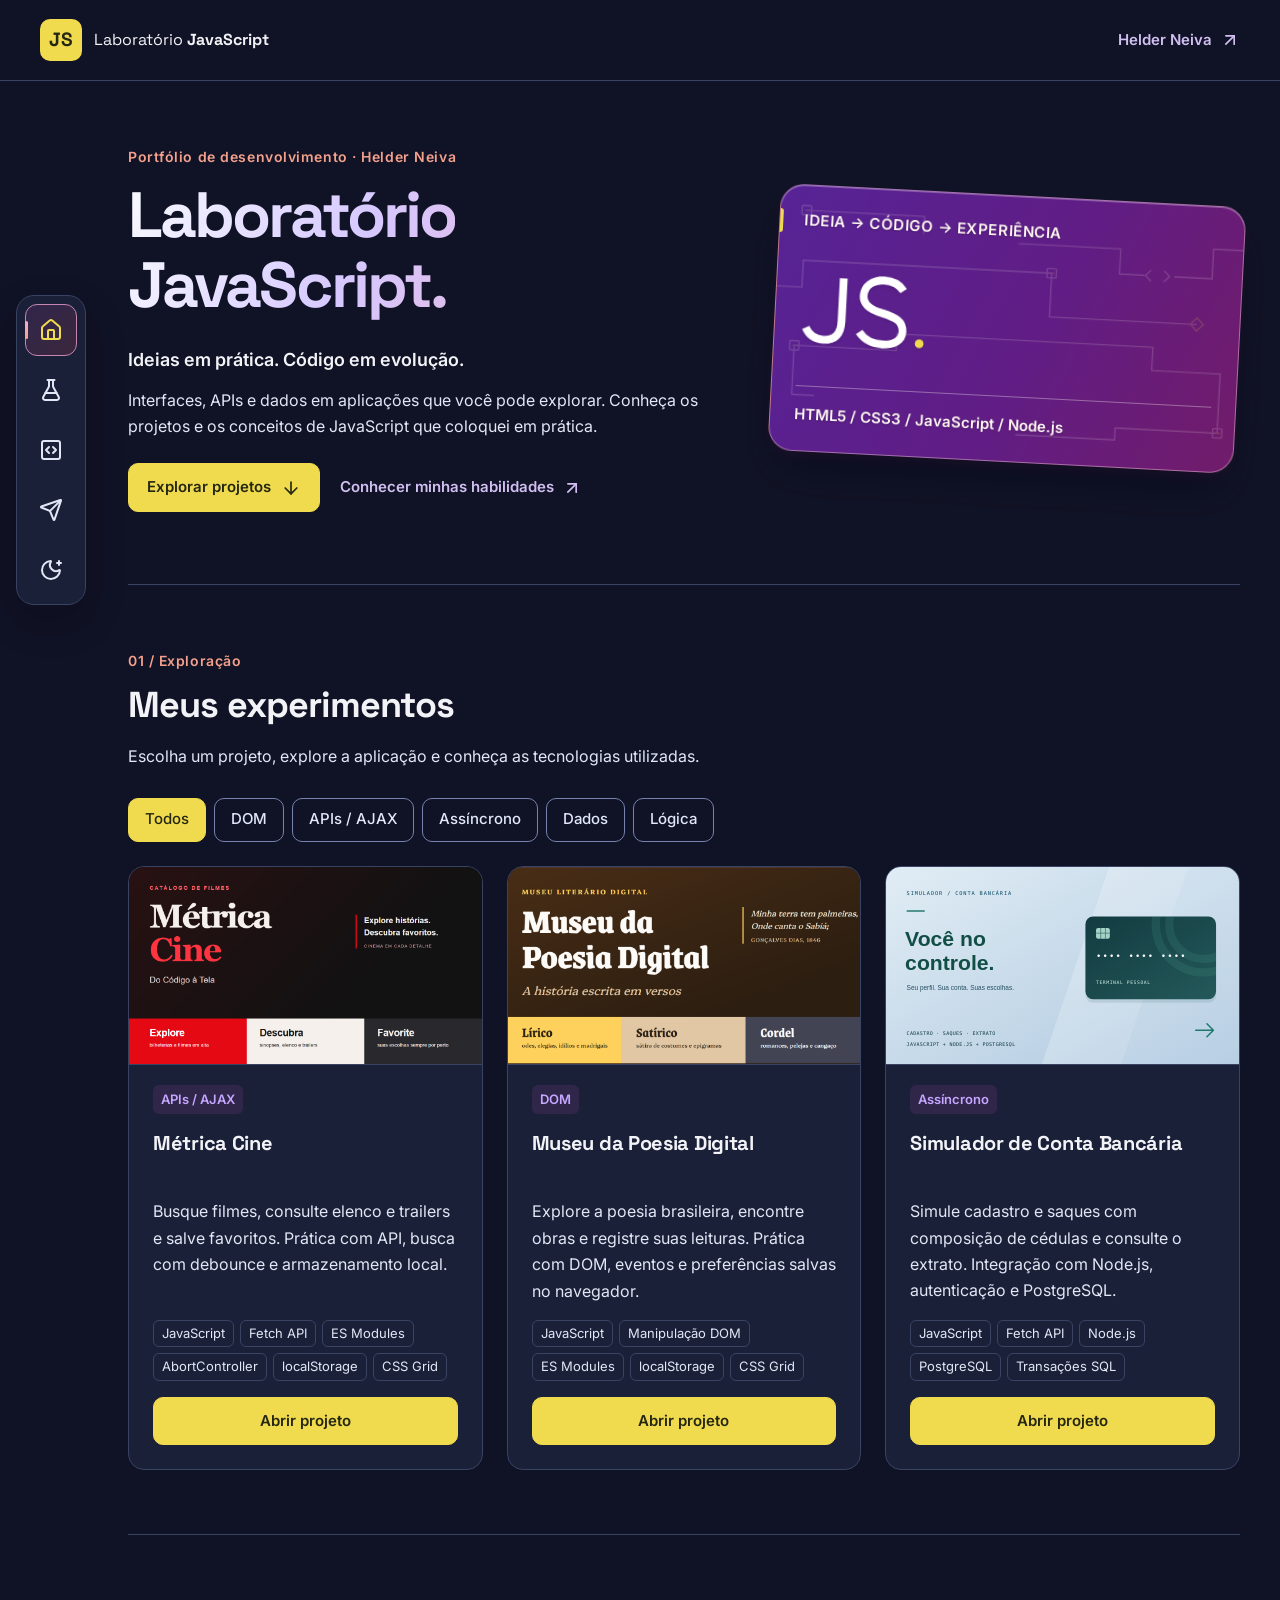
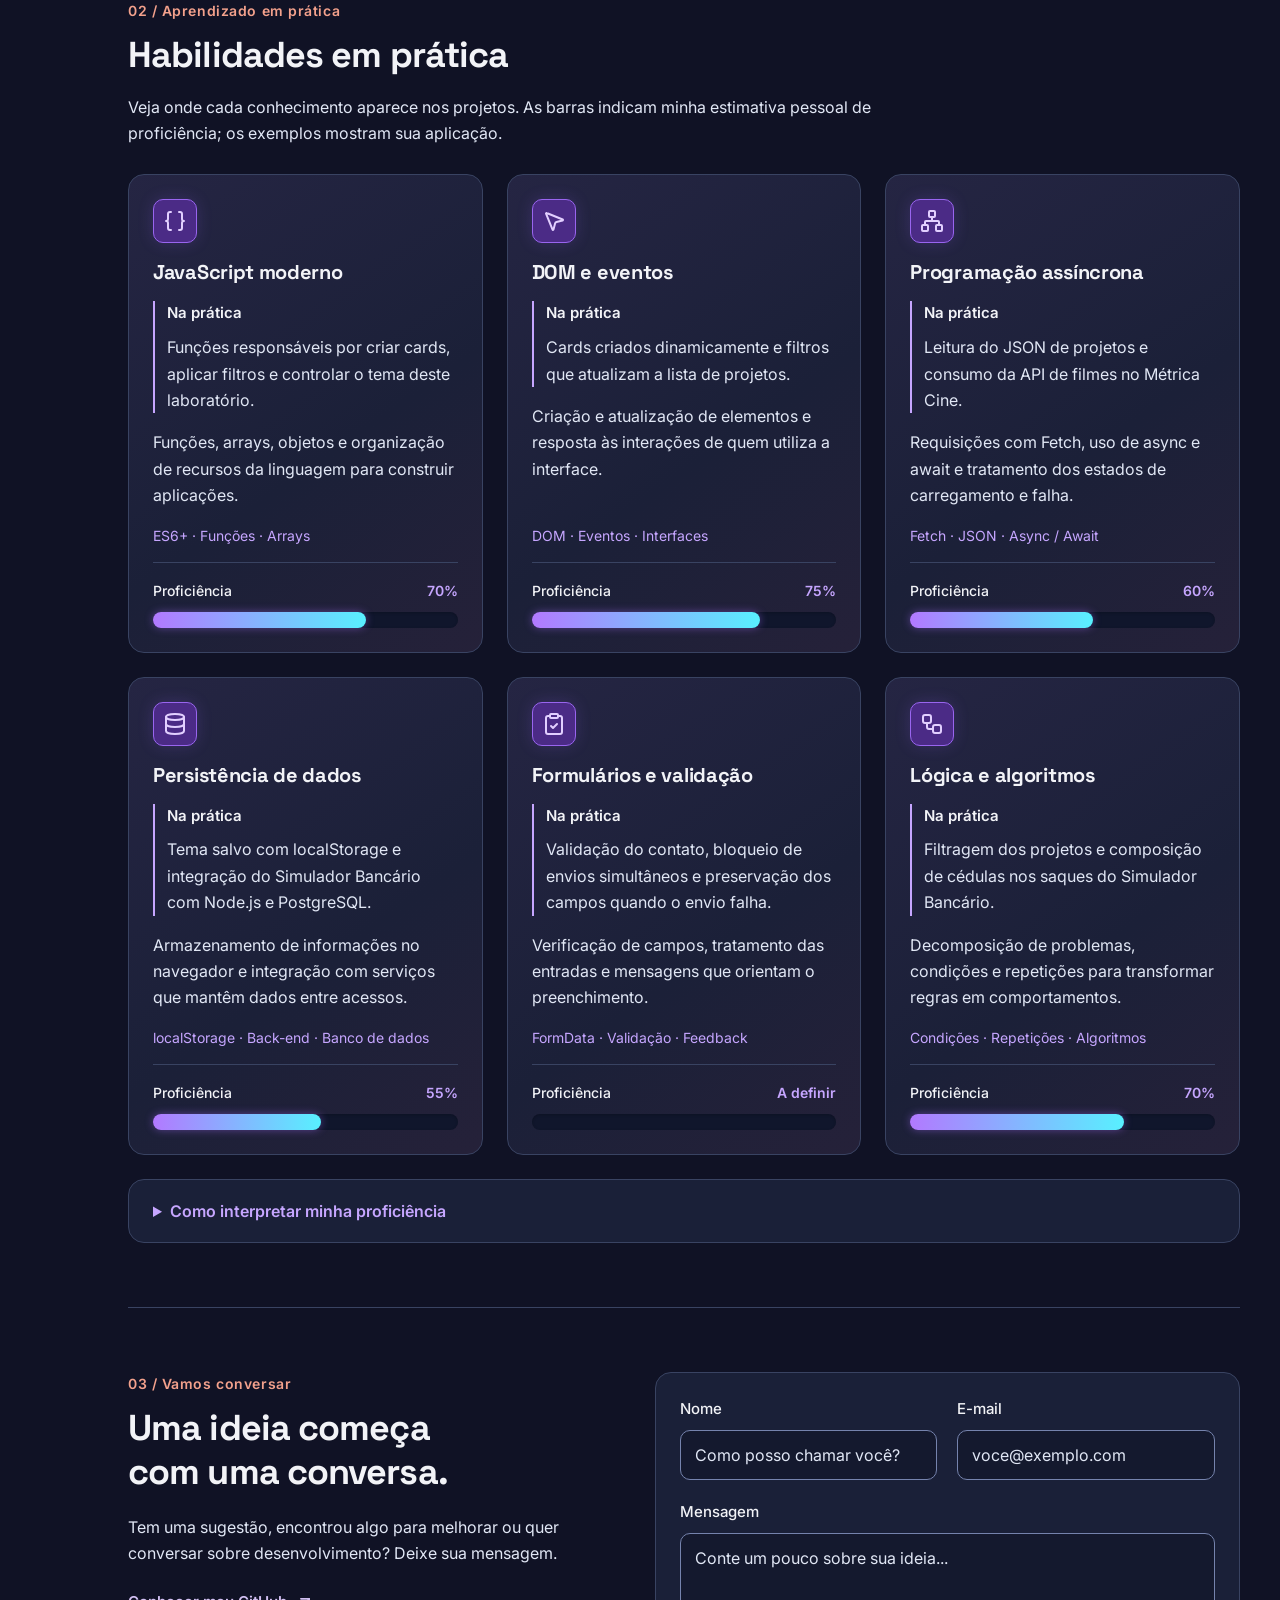
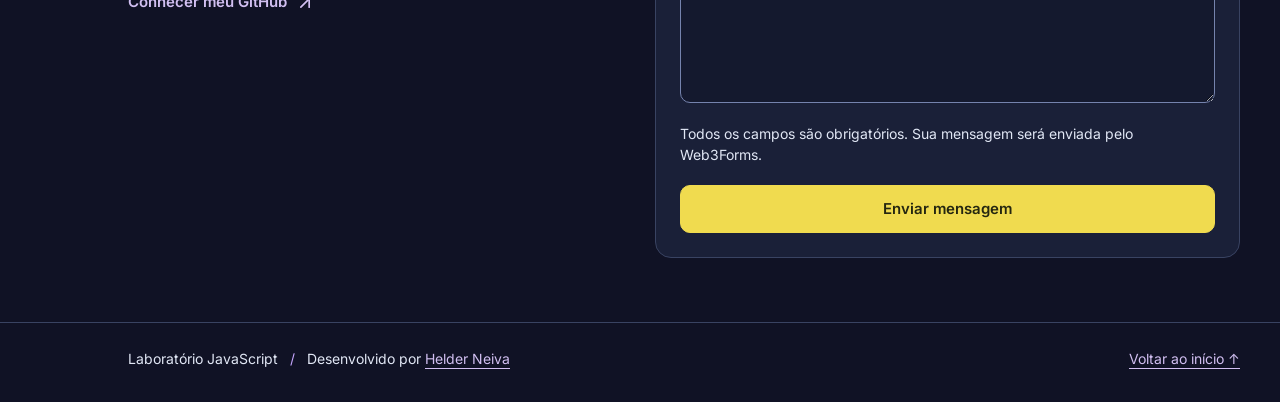
<file: index.html>
<!DOCTYPE html>
<html lang="pt-BR">
<head>
    <meta charset="UTF-8">
    <meta name="viewport" content="width=device-width, initial-scale=1.0">
    <meta name="description" content="Explore os projetos de Helder Neiva: experiências com JavaScript, interfaces interativas, APIs e integração com back-end.">
    <meta property="og:title" content="Laboratório JavaScript | Helder Neiva">
    <meta property="og:description" content="Ideias em prática. Explore meus projetos e experiências com JavaScript.">
    <meta property="og:type" content="website">
    <title>Laboratório JavaScript | Helder Neiva</title>
    <link rel="icon" href="favicon.ico" type="image/x-icon">
    <script>
        try {
            document.documentElement.classList.toggle('light-mode', localStorage.getItem('laboratorio-tema') === 'light');
        } catch (erro) {
            document.documentElement.classList.remove('light-mode');
        }
    </script>
    <link rel="stylesheet" href="estilos/principal.css">
    <script src="scripts/lucide.js" defer></script>
    <script src="scripts/script.js" type="module"></script>
    <script src="scripts/efeitos.js" defer></script>
</head>
<body>
    <a class="pular-conteudo" href="#conteudo">Pular para o conteúdo</a>

    <header class="cabecalho">
        <div class="cabecalho-interno">
            <a class="marca" href="#apresentacao" aria-label="Laboratório JavaScript — início">
                <span class="marca-simbolo" aria-hidden="true">JS</span>
                <span>Laboratório <strong>JavaScript</strong></span>
            </a>
            <a class="autor" href="https://github.com/helderneiva" target="_blank" rel="noopener noreferrer">Helder Neiva <i data-lucide="arrow-up-right" aria-hidden="true"></i></a>
        </div>
    </header>

    <nav id="menu" aria-label="Navegação principal">
        <ul>
            <li><a href="#apresentacao" class="ativo" aria-current="location" aria-label="Início"><i data-lucide="house" aria-hidden="true"></i><span class="menu-rotulo">Início</span></a></li>
            <li><a href="#painel-controle" aria-label="Projetos"><i data-lucide="flask-conical" aria-hidden="true"></i><span class="menu-rotulo">Projetos</span></a></li>
            <li><a href="#experiencia" aria-label="Habilidades em prática"><i data-lucide="square-code" aria-hidden="true"></i><span class="menu-rotulo">Habilidades</span></a></li>
            <li><a href="#contato" aria-label="Contato"><i data-lucide="send" aria-hidden="true"></i><span class="menu-rotulo">Contato</span></a></li>
            <li><button type="button" class="btn-tema" aria-label="Ativar tema claro"><i data-lucide="moon-star" aria-hidden="true"></i><span class="menu-rotulo">Tema</span></button></li>
        </ul>
    </nav>

    <main id="conteudo" tabindex="-1">
        <section id="apresentacao" aria-labelledby="titulo-principal">
            <div class="apresentacao-texto">
                <p class="sobretitulo">Portfólio de desenvolvimento · Helder Neiva</p>
                <h1 id="titulo-principal">Laboratório<br><span>JavaScript.</span></h1>
                <p class="apresentacao-chamada">Ideias em prática. Código em evolução.</p>
                <p class="apresentacao-descricao">Interfaces, APIs e dados em aplicações que você pode explorar. Conheça os projetos e os conceitos de JavaScript que coloquei em prática.</p>
                <div class="apresentacao-acoes">
                    <a class="botao-principal" href="#painel-controle">Explorar projetos <i data-lucide="arrow-down" aria-hidden="true"></i></a>
                    <a class="link-texto" href="#experiencia">Conhecer minhas habilidades <i data-lucide="arrow-up-right" aria-hidden="true"></i></a>
                </div>
            </div>

            <button type="button" class="assinatura-cartao" id="cartao-js" aria-label="Mostrar verso do cartão JavaScript" aria-pressed="false" aria-describedby="cartao-frente">
                <span class="cartao-rotor">
                    <span class="assinatura-visual cartao-face cartao-frente" id="cartao-frente">
                        <span class="assinatura-indice">IDEIA → CÓDIGO → EXPERIÊNCIA</span>
                        <span class="assinatura-js" role="img" aria-label="JS.">
                            <svg class="monograma-js" viewBox="0 0 148 100" aria-hidden="true" focusable="false">
                                <path d="M49 13V62C49 78 42 85 29 85C19 85 12 80 8 72" fill="none" stroke="currentColor" stroke-width="9" stroke-linecap="butt"/>
                                <path d="M119 24C113 16 105 13 96 13C82 13 73 21 73 32C73 43 83 48 96 51C111 55 120 59 120 71C120 81 111 87 98 87C86 87 76 82 70 74" fill="none" stroke="currentColor" stroke-width="9" stroke-linecap="butt"/>
                                <circle class="monograma-ponto" cx="140" cy="84" r="5"/>
                            </svg>
                        </span>
                        <span class="assinatura-base">HTML5 / CSS3 / JavaScript / Node.js</span>
                    </span>

                    <span class="assinatura-visual cartao-face cartao-verso" id="cartao-verso" aria-hidden="true" inert>
                        <span class="verso-titulo">Problema <span class="verso-seta" aria-hidden="true">→</span> Código <span class="verso-seta" aria-hidden="true">→</span> Resolução</span>
                        <span class="verso-percurso"><span><b>01 /</b> Entender</span><span><b>02 /</b> Desenvolver</span><span><b>03 /</b> Solucionar</span></span>
                        <span class="verso-conteudo">
                            <span class="verso-nota">Entender o problema. Desenvolver um caminho. Executar a solução.</span>
                            <span class="verso-assinatura">Helder Neiva · Laboratório JavaScript</span>
                        </span>
                    </span>
                </span>
            </button>
        </section>

        <section id="painel-controle" class="lab" aria-labelledby="titulo-experimentos">
            <div class="secao-cabecalho">
                <p class="sobretitulo">01 / Exploração</p>
                <h2 id="titulo-experimentos">Meus experimentos</h2>
                <p>Escolha um projeto, explore a aplicação e conheça as tecnologias utilizadas.</p>
            </div>

            <div class="painel-barra-horizontal">
                <div class="filtros" role="group" aria-label="Filtrar projetos por conceito">
                    <button type="button" class="btn-filtro active" data-categoria="todos" aria-pressed="true">Todos</button>
                    <button type="button" class="btn-filtro" data-categoria="dom" aria-pressed="false">DOM</button>
                    <button type="button" class="btn-filtro" data-categoria="api" aria-pressed="false">APIs / AJAX</button>
                    <button type="button" class="btn-filtro" data-categoria="async" aria-pressed="false">Assíncrono</button>
                    <button type="button" class="btn-filtro" data-categoria="data" aria-pressed="false">Dados</button>
                    <button type="button" class="btn-filtro" data-categoria="logica" aria-pressed="false">Lógica</button>
                </div>
            </div>

            <div class="carrossel">
                <button type="button" class="carrossel-btn" id="carrossel-anterior" aria-label="Projetos anteriores" aria-controls="grid-projetos"><i data-lucide="chevron-left" aria-hidden="true"></i></button>
                <div id="grid-projetos" class="grid-container" role="region" aria-label="Lista de projetos" aria-busy="true" tabindex="0">
                    <p class="mensagem-vazia">Carregando projetos...</p>
                </div>
                <button type="button" class="carrossel-btn" id="carrossel-proximo" aria-label="Próximos projetos" aria-controls="grid-projetos"><i data-lucide="chevron-right" aria-hidden="true"></i></button>
            </div>

            <noscript><p class="estado-erro">Ative o JavaScript para carregar os projetos, usar os filtros e enviar o formulário.</p></noscript>
        </section>

        <section id="experiencia" class="experiencia-container" aria-labelledby="titulo-experiencia" aria-describedby="nota-habilidades">
            <div class="secao-cabecalho">
                <p class="sobretitulo">02 / Aprendizado em prática</p>
                <h2 id="titulo-experiencia">Habilidades em prática</h2>
                <p id="nota-habilidades">Veja onde cada conhecimento aparece nos projetos. As barras indicam minha estimativa pessoal de proficiência; os exemplos mostram sua aplicação.</p>
            </div>

            <div class="habilidades-grid">
                <article class="habilidade-card" aria-labelledby="habilidade-js">
                    <span class="habilidade-icone" aria-hidden="true"><i data-lucide="braces"></i></span>
                    <h3 id="habilidade-js"><a class="habilidade-link" href="proficiencias.html#javascript-moderno">JavaScript moderno</a></h3>
                    <p class="habilidade-exemplo"><strong>Na prática</strong>Funções responsáveis por criar cards, aplicar filtros e controlar o tema deste laboratório.</p>
                    <p class="habilidade-descricao">Funções, arrays, objetos e organização de recursos da linguagem para construir aplicações.</p>
                    <p class="habilidade-tecnologias">ES6+ · Funções · Arrays</p>
                    <div class="habilidade-progresso">
                        <div class="habilidade-medida"><span>Proficiência</span><span>70%</span></div>
                        <meter class="habilidade-barra" min="0" max="100" value="70" aria-label="Proficiência em JavaScript moderno">70 de 100</meter>
                    </div>
                </article>

                <article class="habilidade-card" aria-labelledby="habilidade-dom">
                    <span class="habilidade-icone" aria-hidden="true"><i data-lucide="mouse-pointer-2"></i></span>
                    <h3 id="habilidade-dom"><a class="habilidade-link" href="proficiencias.html#dom-eventos">DOM e eventos</a></h3>
                    <p class="habilidade-exemplo"><strong>Na prática</strong>Cards criados dinamicamente e filtros que atualizam a lista de projetos.</p>
                    <p class="habilidade-descricao">Criação e atualização de elementos e resposta às interações de quem utiliza a interface.</p>
                    <p class="habilidade-tecnologias">DOM · Eventos · Interfaces</p>
                    <div class="habilidade-progresso">
                        <div class="habilidade-medida"><span>Proficiência</span><span>75%</span></div>
                        <meter class="habilidade-barra" min="0" max="100" value="75" aria-label="Proficiência em DOM e eventos">75 de 100</meter>
                    </div>
                </article>

                <article class="habilidade-card" aria-labelledby="habilidade-async">
                    <span class="habilidade-icone" aria-hidden="true"><i data-lucide="network"></i></span>
                    <h3 id="habilidade-async"><a class="habilidade-link" href="proficiencias.html#programacao-assincrona">Programação assíncrona</a></h3>
                    <p class="habilidade-exemplo"><strong>Na prática</strong>Leitura do JSON de projetos e consumo da API de filmes no Métrica Cine.</p>
                    <p class="habilidade-descricao">Requisições com Fetch, uso de async e await e tratamento dos estados de carregamento e falha.</p>
                    <p class="habilidade-tecnologias">Fetch · JSON · Async / Await</p>
                    <div class="habilidade-progresso">
                        <div class="habilidade-medida"><span>Proficiência</span><span>60%</span></div>
                        <meter class="habilidade-barra" min="0" max="100" value="60" aria-label="Proficiência em programação assíncrona">60 de 100</meter>
                    </div>
                </article>

                <article class="habilidade-card" aria-labelledby="habilidade-dados">
                    <span class="habilidade-icone" aria-hidden="true"><i data-lucide="database"></i></span>
                    <h3 id="habilidade-dados"><a class="habilidade-link" href="proficiencias.html#persistencia-dados">Persistência de dados</a></h3>
                    <p class="habilidade-exemplo"><strong>Na prática</strong>Tema salvo com localStorage e integração do Simulador Bancário com Node.js e PostgreSQL.</p>
                    <p class="habilidade-descricao">Armazenamento de informações no navegador e integração com serviços que mantêm dados entre acessos.</p>
                    <p class="habilidade-tecnologias">localStorage · Back-end · Banco de dados</p>
                    <div class="habilidade-progresso">
                        <div class="habilidade-medida"><span>Proficiência</span><span>55%</span></div>
                        <meter class="habilidade-barra" min="0" max="100" value="55" aria-label="Proficiência em persistência de dados">55 de 100</meter>
                    </div>
                </article>

                <article class="habilidade-card" aria-labelledby="habilidade-formularios">
                    <span class="habilidade-icone" aria-hidden="true"><i data-lucide="clipboard-check"></i></span>
                    <h3 id="habilidade-formularios"><a class="habilidade-link" href="proficiencias.html#formularios-validacao">Formulários e validação</a></h3>
                    <p class="habilidade-exemplo"><strong>Na prática</strong>Validação do contato, bloqueio de envios simultâneos e preservação dos campos quando o envio falha.</p>
                    <p class="habilidade-descricao">Verificação de campos, tratamento das entradas e mensagens que orientam o preenchimento.</p>
                    <p class="habilidade-tecnologias">FormData · Validação · Feedback</p>
                    <div class="habilidade-progresso">
                        <div class="habilidade-medida"><span>Proficiência</span><span>A definir</span></div>
                        <div class="barra-progresso barra-pendente" aria-hidden="true"></div>
                    </div>
                </article>

                <article class="habilidade-card" aria-labelledby="habilidade-logica">
                    <span class="habilidade-icone" aria-hidden="true"><i data-lucide="workflow"></i></span>
                    <h3 id="habilidade-logica"><a class="habilidade-link" href="proficiencias.html#logica-algoritmos">Lógica e algoritmos</a></h3>
                    <p class="habilidade-exemplo"><strong>Na prática</strong>Filtragem dos projetos e composição de cédulas nos saques do Simulador Bancário.</p>
                    <p class="habilidade-descricao">Decomposição de problemas, condições e repetições para transformar regras em comportamentos.</p>
                    <p class="habilidade-tecnologias">Condições · Repetições · Algoritmos</p>
                    <div class="habilidade-progresso">
                        <div class="habilidade-medida"><span>Proficiência</span><span>70%</span></div>
                        <meter class="habilidade-barra" min="0" max="100" value="70" aria-label="Proficiência em lógica e algoritmos">70 de 100</meter>
                    </div>
                </article>
            </div>

            <details class="niveis-legenda">
                <summary>Como interpretar minha proficiência</summary>
                <p>As porcentagens expressam minha estimativa pessoal de proficiência e não representam uma certificação. A escala abaixo descreve a autonomia; não existe conversão automática entre uma porcentagem e um nível.</p>
                <dl class="niveis-lista">
                    <div><dt>Em aprendizado</dt><dd>Estou conhecendo o conceito e praticando com orientação.</dd></div>
                    <div><dt>Básico</dt><dd>Consigo implementar situações simples, consultando exemplos.</dd></div>
                    <div><dt>Intermediário</dt><dd>Consigo combinar recursos, adaptar soluções e investigar erros.</dd></div>
                    <div><dt>Avançado</dt><dd>Consigo justificar escolhas, avaliar limitações e resolver situações complexas com autonomia.</dd></div>
                </dl>
            </details>
        </section>

        <section id="contato" aria-labelledby="titulo-contato">
            <div class="contato-apresentacao">
                <p class="sobretitulo">03 / Vamos conversar</p>
                <h2 id="titulo-contato">Uma ideia começa<br>com uma conversa.</h2>
                <p>Tem uma sugestão, encontrou algo para melhorar ou quer conversar sobre desenvolvimento? Deixe sua mensagem.</p>
                <a class="link-texto" href="https://github.com/helderneiva" target="_blank" rel="noopener noreferrer">Conhecer meu GitHub <i data-lucide="arrow-up-right" aria-hidden="true"></i></a>
            </div>

            <div class="formulario-bloco">
                <form id="form-contato" aria-labelledby="titulo-contato" aria-describedby="aviso-contato">
                    <div class="input-grupo campo-nome">
                        <label for="nome">Nome</label>
                        <input type="text" id="nome" name="nome" maxlength="100" autocomplete="name" required placeholder="Como posso chamar você?">
                    </div>
                    <div class="input-grupo campo-email">
                        <label for="email">E-mail</label>
                        <input type="email" id="email" name="email" maxlength="254" autocomplete="email" required placeholder="voce@exemplo.com">
                    </div>
                    <div class="input-grupo campo-mensagem">
                        <label for="mensagem">Mensagem</label>
                        <textarea id="mensagem" name="mensagem" maxlength="5000" rows="6" required placeholder="Conte um pouco sobre sua ideia..."></textarea>
                    </div>
                    <input type="checkbox" name="botcheck" hidden tabindex="-1" autocomplete="off" aria-label="Deixe este campo desmarcado">
                    <p id="aviso-contato" class="aviso-contato">Todos os campos são obrigatórios. Sua mensagem será enviada pelo Web3Forms.</p>
                    <button type="submit" class="btn-enviar">Enviar mensagem</button>
                </form>
            </div>
        </section>
    </main>

    <footer><p>Laboratório JavaScript <span aria-hidden="true">/</span> Desenvolvido por <a href="https://github.com/helderneiva" target="_blank" rel="noopener noreferrer">Helder Neiva</a></p><a href="#apresentacao">Voltar ao início ↑</a></footer>

    <dialog id="modal" aria-label="Informações do laboratório">
        <div class="modal-conteudo">
            <button id="btn-fechar-modal" class="modal-fechar" type="button" aria-label="Fechar janela"><i data-lucide="x" aria-hidden="true"></i></button>
            <div id="modal-corpo"></div>
        </div>
    </dialog>
</body>
</html>
</file>
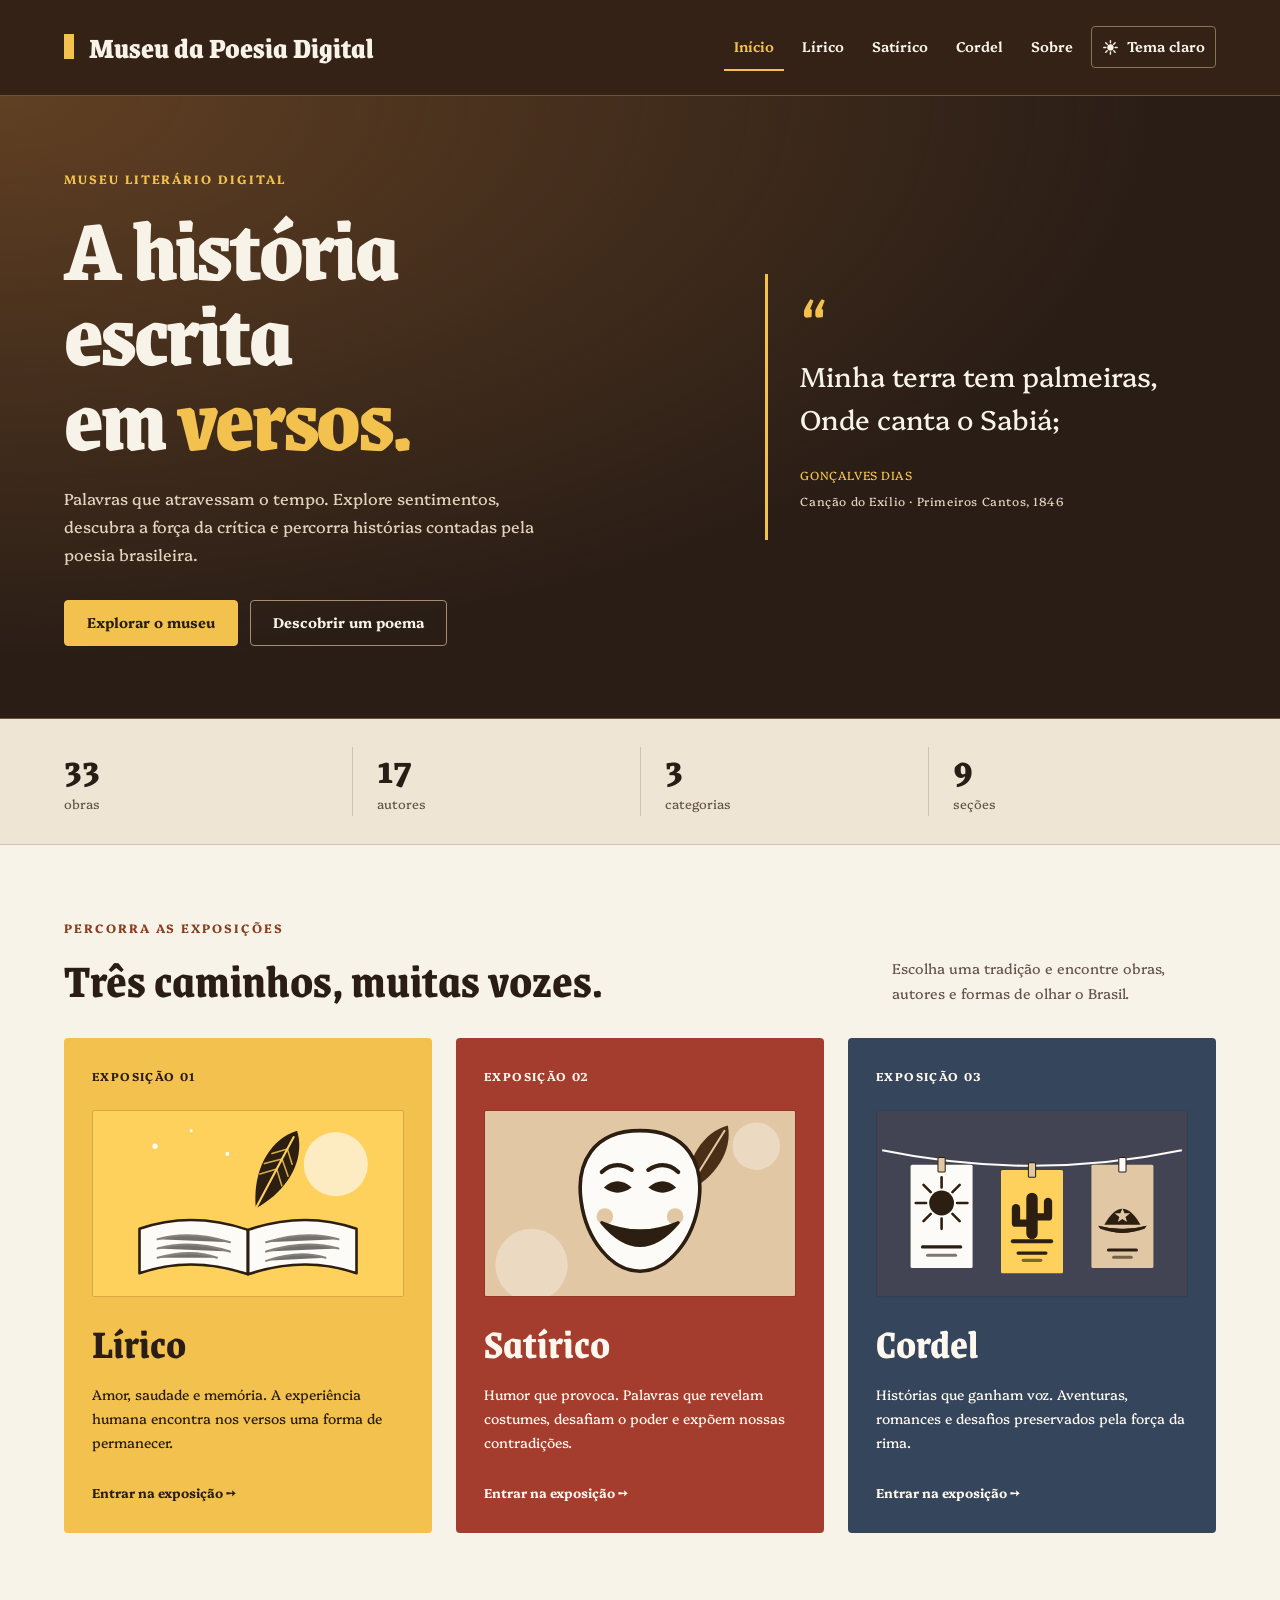
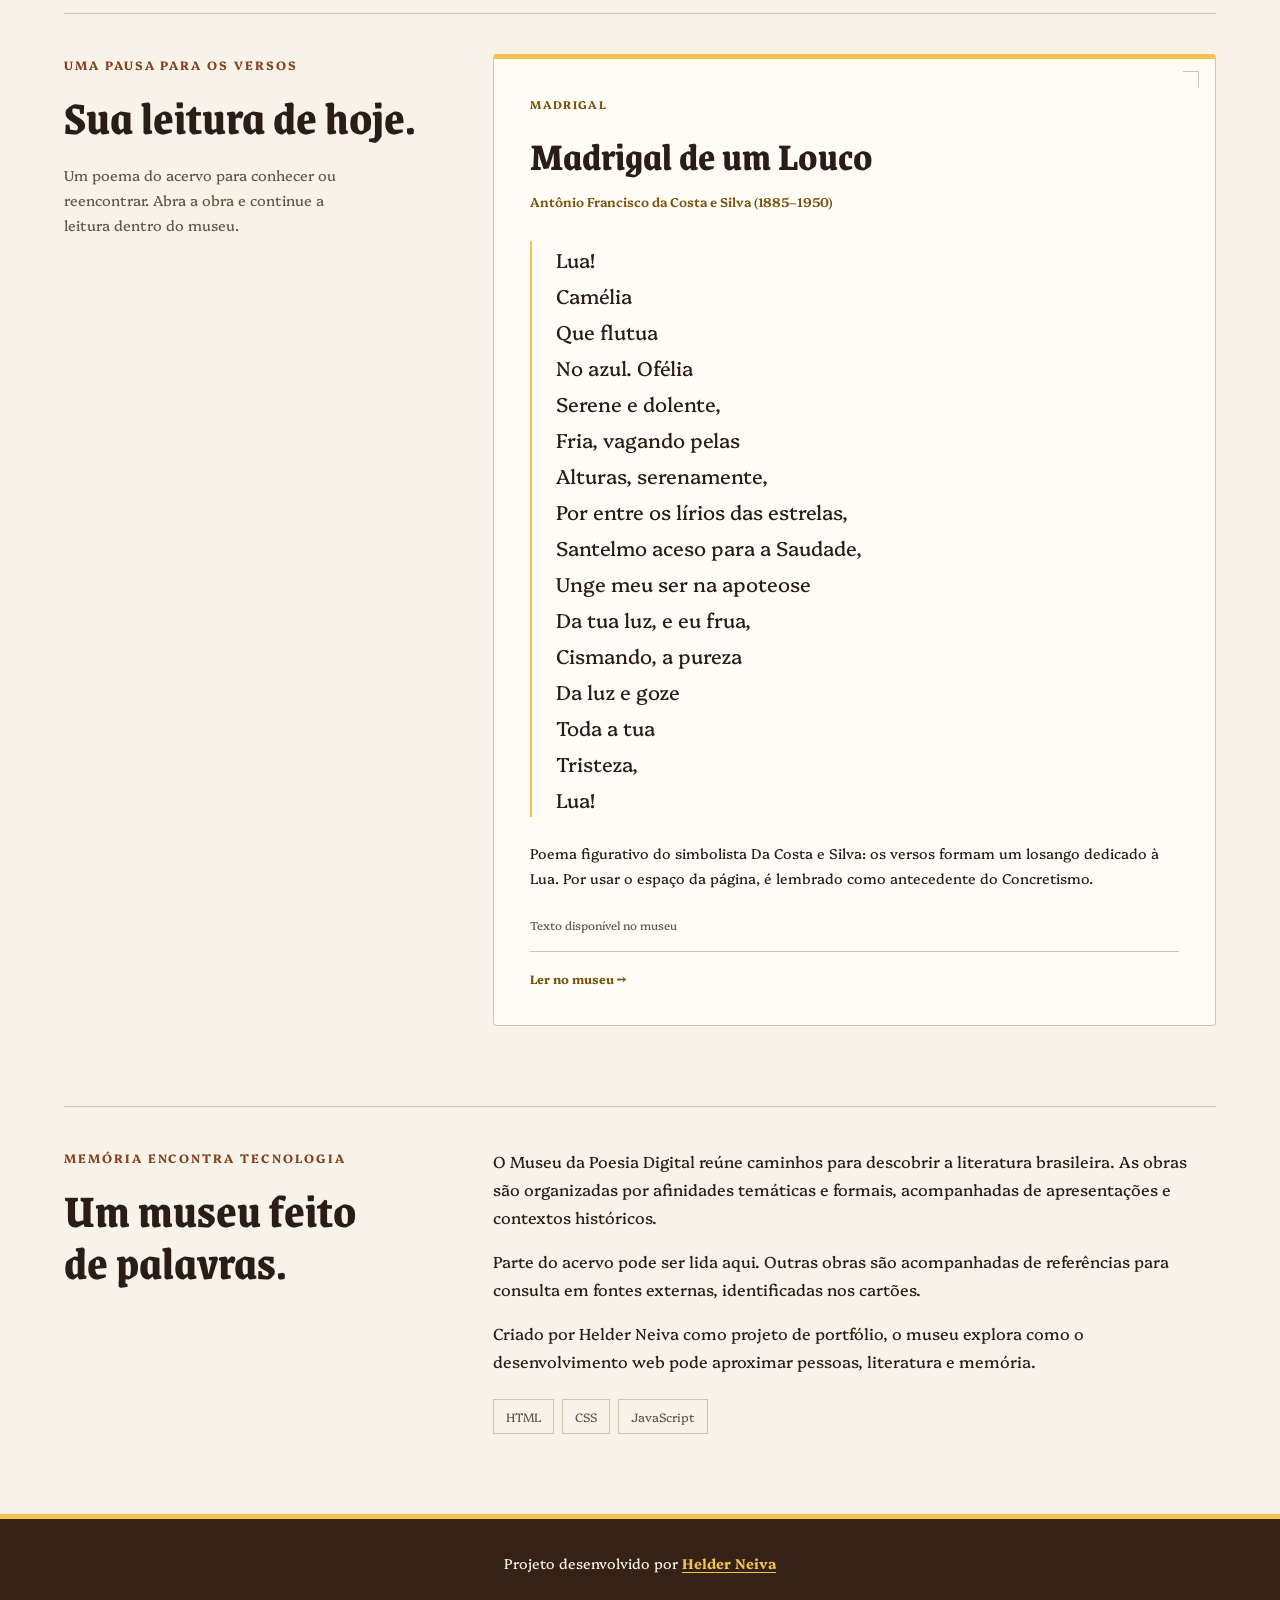
<file: projetos/museu-digital/index.html>
<!DOCTYPE html>
<html lang="pt-BR">
<head>
    <meta charset="UTF-8">
    <meta name="viewport" content="width=device-width, initial-scale=1.0">
    <meta name="color-scheme" content="light dark">

    <title>Museu da Poesia Digital | A história escrita em versos</title>

    <meta
        name="description"
        content="Explore a poesia brasileira em um museu digital: descubra tradições líricas, sátiras e histórias de cordel, conheça autores e leia poemas."
    >

    <meta property="og:type" content="website">
    <meta property="og:locale" content="pt_BR">
    <meta property="og:site_name" content="Museu da Poesia Digital">
    <meta
        property="og:title"
        content="Museu da Poesia Digital | A história escrita em versos"
    >
    <meta
        property="og:description"
        content="Três caminhos para descobrir a poesia brasileira: Lírico, Satírico e Cordel."
    >

    <meta name="theme-color" content="#352216">

    <link rel="icon" href="favicon.ico" sizes="32x32">
    <link rel="icon" href="favicon.svg" type="image/svg+xml">
    <link rel="apple-touch-icon" href="apple-touch-icon.png">

    <link
        rel="preload"
        href="fontes/Grenze-VariableFont_wght.ttf"
        as="font"
        type="font/ttf"
        crossorigin
    >
    <link
        rel="preload"
        href="fontes/Platypi-VariableFont_wght.ttf"
        as="font"
        type="font/ttf"
        crossorigin
    >

    <link rel="modulepreload" href="scripts/util.js">
    <link rel="modulepreload" href="dados/poemas.js">

    <link rel="stylesheet" href="estilos/base.css">
    <link rel="stylesheet" href="estilos/tema.css">
    <link rel="stylesheet" href="estilos/cards.css">
    <link rel="stylesheet" href="estilos/home.css">

    <script src="scripts/tema.js"></script>
</head>
<body>
    <a class="skip-link" href="#conteudo">
        Ir para o conteúdo principal
    </a>

    <header>
        <a class="marca" href="index.html">
            Museu da Poesia Digital
        </a>

        <nav
            class="menu"
            id="menu-principal"
            aria-label="Navegação principal"
        >
            <ul role="list">
                <li>
                    <a href="index.html" aria-current="page">Início</a>
                </li>
                <li><a href="lirico.html">Lírico</a></li>
                <li><a href="satirico.html">Satírico</a></li>
                <li><a href="cordel.html">Cordel</a></li>
                <li><a href="#sobre">Sobre</a></li>
            </ul>
        </nav>
    </header>

    <main id="conteudo">
        <section
            class="apresentacao"
            aria-labelledby="apresentacao-titulo"
        >
            <div class="hero-texto">
                <p class="sobretitulo">Museu literário digital</p>

                <h1 id="apresentacao-titulo">
                    A história escrita em <span>versos.</span>
                </h1>

                <p class="hero-descricao">
                    Palavras que atravessam o tempo. Explore sentimentos,
                    descubra a força da crítica e percorra histórias
                    contadas pela poesia brasileira.
                </p>

                <div class="acoes-hero">
                    <a class="botao" href="#generos">
                        Explorar o museu
                    </a>

                    <button
                        class="botao botao-secundario"
                        id="poema-aleatorio"
                        type="button"
                        hidden
                    >
                        Descobrir um poema
                    </button>
                </div>
            </div>

            <figure class="hero-citacao">
                <blockquote>
                    <p>
                        Minha terra tem palmeiras,<br>
                        Onde canta o Sabiá;
                    </p>
                </blockquote>

                <figcaption>
                    GONÇALVES DIAS
                    <cite>Canção do Exílio · Primeiros Cantos, 1846</cite>
                </figcaption>
            </figure>
        </section>

        <ul
            class="estatisticas"
            id="estatisticas"
            role="list"
            aria-label="O acervo em números"
            hidden
        ></ul>

        <section
            class="generos"
            id="generos"
            aria-labelledby="generos-titulo"
        >
            <div class="cabecalho-secao">
                <div>
                    <p class="sobretitulo">Percorra as exposições</p>
                    <h2 id="generos-titulo">Três caminhos, muitas vozes.</h2>
                </div>

                <p>
                    Escolha uma tradição e encontre obras,
                    autores e formas de olhar o Brasil.
                </p>
            </div>

            <div class="lista-generos">
                <article class="lirico">
                    <p class="numero-sala">Exposição 01</p>

                    <img
                        src="imagens/lirico.svg"
                        alt=""
                        width="600"
                        height="360"
                        loading="lazy"
                    >

                    <h3><a href="lirico.html">Lírico</a></h3>

                    <p>
                        Amor, saudade e memória. A experiência humana
                        encontra nos versos uma forma de permanecer.
                    </p>

                    <span class="entrada-sala" aria-hidden="true">
                        Entrar na exposição →
                    </span>
                </article>

                <article class="satirico">
                    <p class="numero-sala">Exposição 02</p>

                    <img
                        src="imagens/satirico.svg"
                        alt=""
                        width="600"
                        height="360"
                        loading="lazy"
                    >

                    <h3><a href="satirico.html">Satírico</a></h3>

                    <p>
                        Humor que provoca. Palavras que revelam costumes,
                        desafiam o poder e expõem nossas contradições.
                    </p>

                    <span class="entrada-sala" aria-hidden="true">
                        Entrar na exposição →
                    </span>
                </article>

                <article class="cordel">
                    <p class="numero-sala">Exposição 03</p>

                    <img
                        src="imagens/cordel.svg"
                        alt=""
                        width="600"
                        height="360"
                        loading="lazy"
                    >

                    <h3><a href="cordel.html">Cordel</a></h3>

                    <p>
                        Histórias que ganham voz. Aventuras, romances
                        e desafios preservados pela força da rima.
                    </p>

                    <span class="entrada-sala" aria-hidden="true">
                        Entrar na exposição →
                    </span>
                </article>
            </div>
        </section>

        <section
            class="poema-do-dia"
            id="poema-do-dia"
            aria-labelledby="poema-do-dia-titulo"
            hidden
        >
            <div class="destaque-intro">
                <p class="sobretitulo">Uma pausa para os versos</p>

                <h2 id="poema-do-dia-titulo">Sua leitura de hoje.</h2>

                <p>
                    Um poema do acervo para conhecer ou reencontrar.
                    Abra a obra e continue a leitura dentro do museu.
                </p>
            </div>

            <ul class="lista-cards" role="list"></ul>
        </section>

        <section
            class="sobre"
            id="sobre"
            aria-labelledby="sobre-titulo"
        >
            <div>
                <p class="sobretitulo">Memória encontra tecnologia</p>
                <h2 id="sobre-titulo">Um museu feito de palavras.</h2>
            </div>

            <div class="sobre-texto">
                <p>
                    O Museu da Poesia Digital reúne caminhos para
                    descobrir a literatura brasileira. As obras são
                    organizadas por afinidades temáticas e formais,
                    acompanhadas de apresentações e contextos históricos.
                </p>

                <p>
                    Parte do acervo pode ser lida aqui. Outras obras
                    são acompanhadas de referências para consulta
                    em fontes externas, identificadas nos cartões.
                </p>

                <p>
                    Criado por Helder Neiva como projeto de portfólio,
                    o museu explora como o desenvolvimento web pode
                    aproximar pessoas, literatura e memória.
                </p>

                <ul
                    class="tecnologias"
                    role="list"
                    aria-label="Tecnologias utilizadas"
                >
                    <li>HTML</li>
                    <li>CSS</li>
                    <li>JavaScript</li>
                </ul>
            </div>
        </section>

        <noscript>
            <p>
                Ative o JavaScript para carregar os cartões das obras
                e utilizar os recursos interativos do museu.
            </p>
        </noscript>
    </main>

    <footer class="app-footer">
        <p>
            Projeto desenvolvido por
            <a
                href="https://github.com/helderneiva"
                target="_blank"
                rel="noopener noreferrer"
            >
                Helder Neiva
                <span class="visually-hidden">
                    (abre em nova aba)
                </span>
            </a>
        </p>
    </footer>

    <script type="module" src="scripts/menu.js"></script>
    <script type="module" src="scripts/cards.js"></script>
</body>
</html>
</file>
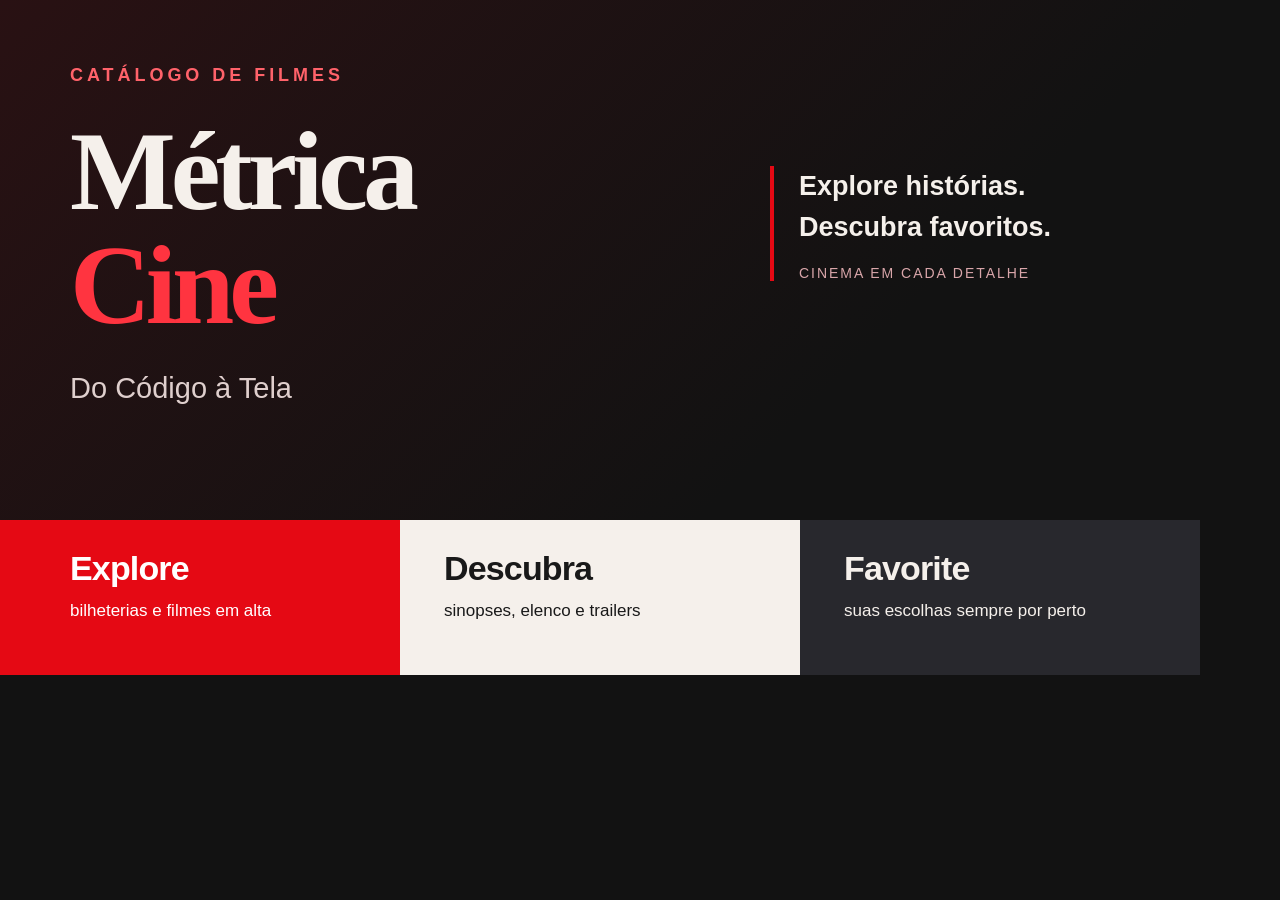
<file: imagens/capa-metrica.html>
<!DOCTYPE html>
<html lang="pt-BR">
<head>
    <meta charset="UTF-8">
    <meta name="viewport" content="width=device-width, initial-scale=1.0">

    <title>Capa — Métrica Cine</title>

    <style>
        * {
            margin: 0;
            padding: 0;
            box-sizing: border-box;
        }

        body {
            background-color: #121212;
        }

        .capa {
            position: relative;
            width: 1200px;
            height: 675px;
            overflow: hidden;

            background: linear-gradient(
                135deg,
                #291113 0%,
                #121212 65%
            );

            color: #f5f0eb;
            font-family: Arial, Helvetica, sans-serif;
        }

        .topo {
            position: absolute;
            top: 65px;
            left: 70px;
        }

        .selo {
            color: #ff626a;
            font-size: 18px;
            font-weight: 700;
            letter-spacing: 0.22em;
            text-transform: uppercase;
        }

        h1 {
            margin-top: 28px;

            font-family: Georgia, "Times New Roman", serif;
            font-size: 112px;
            font-weight: 700;
            line-height: 1.02;
            letter-spacing: -0.045em;
        }

        h1 span {
            color: #ff3440;
        }

        .subtitulo {
            margin-top: 30px;

            color: #dfcfcd;
            font-size: 29px;
        }

        .destaque {
            position: absolute;
            top: 166px;
            left: 770px;

            width: 360px;
            padding-left: 25px;
            border-left: 4px solid #e50914;
        }

        .destaque p {
            font-size: 27px;
            font-weight: 600;
            line-height: 1.5;
        }

        .destaque small {
            display: block;
            margin-top: 18px;

            color: #d9a6aa;
            font-size: 14px;
            letter-spacing: 0.14em;
        }

        .recursos {
            position: absolute;
            right: 0;
            bottom: 0;
            left: 0;

            display: grid;
            grid-template-columns: repeat(3, 1fr);

            height: 155px;
        }

        .recurso {
            padding: 29px 30px 25px 44px;
        }

        .recurso:first-child {
            padding-left: 70px;
            background-color: #e50914;
            color: #ffffff;
        }

        .recurso:nth-child(2) {
            background-color: #f5f0eb;
            color: #191919;
        }

        .recurso:nth-child(3) {
            background-color: #28282d;
            color: #f5f0eb;
        }

        .recurso b {
            display: block;

            font-size: 34px;
            letter-spacing: -0.025em;
        }

        .recurso span {
            display: block;
            margin-top: 11px;

            font-size: 17px;
            line-height: 1.4;
        }
    </style>
</head>

<body>
    <div class="capa">
        <div class="topo">
            <p class="selo">Catálogo de filmes</p>

            <h1>
                Métrica<br>
                <span>Cine</span>
            </h1>

            <p class="subtitulo">Do Código à Tela</p>
        </div>

        <div class="destaque">
            <p>
                Explore histórias.<br>
                Descubra favoritos.
            </p>

            <small>CINEMA EM CADA DETALHE</small>
        </div>

        <div class="recursos">
            <div class="recurso">
                <b>Explore</b>
                <span>bilheterias e filmes em alta</span>
            </div>

            <div class="recurso">
                <b>Descubra</b>
                <span>sinopses, elenco e trailers</span>
            </div>

            <div class="recurso">
                <b>Favorite</b>
                <span>suas escolhas sempre por perto</span>
            </div>
        </div>
    </div>
</body>
</html>
</file>
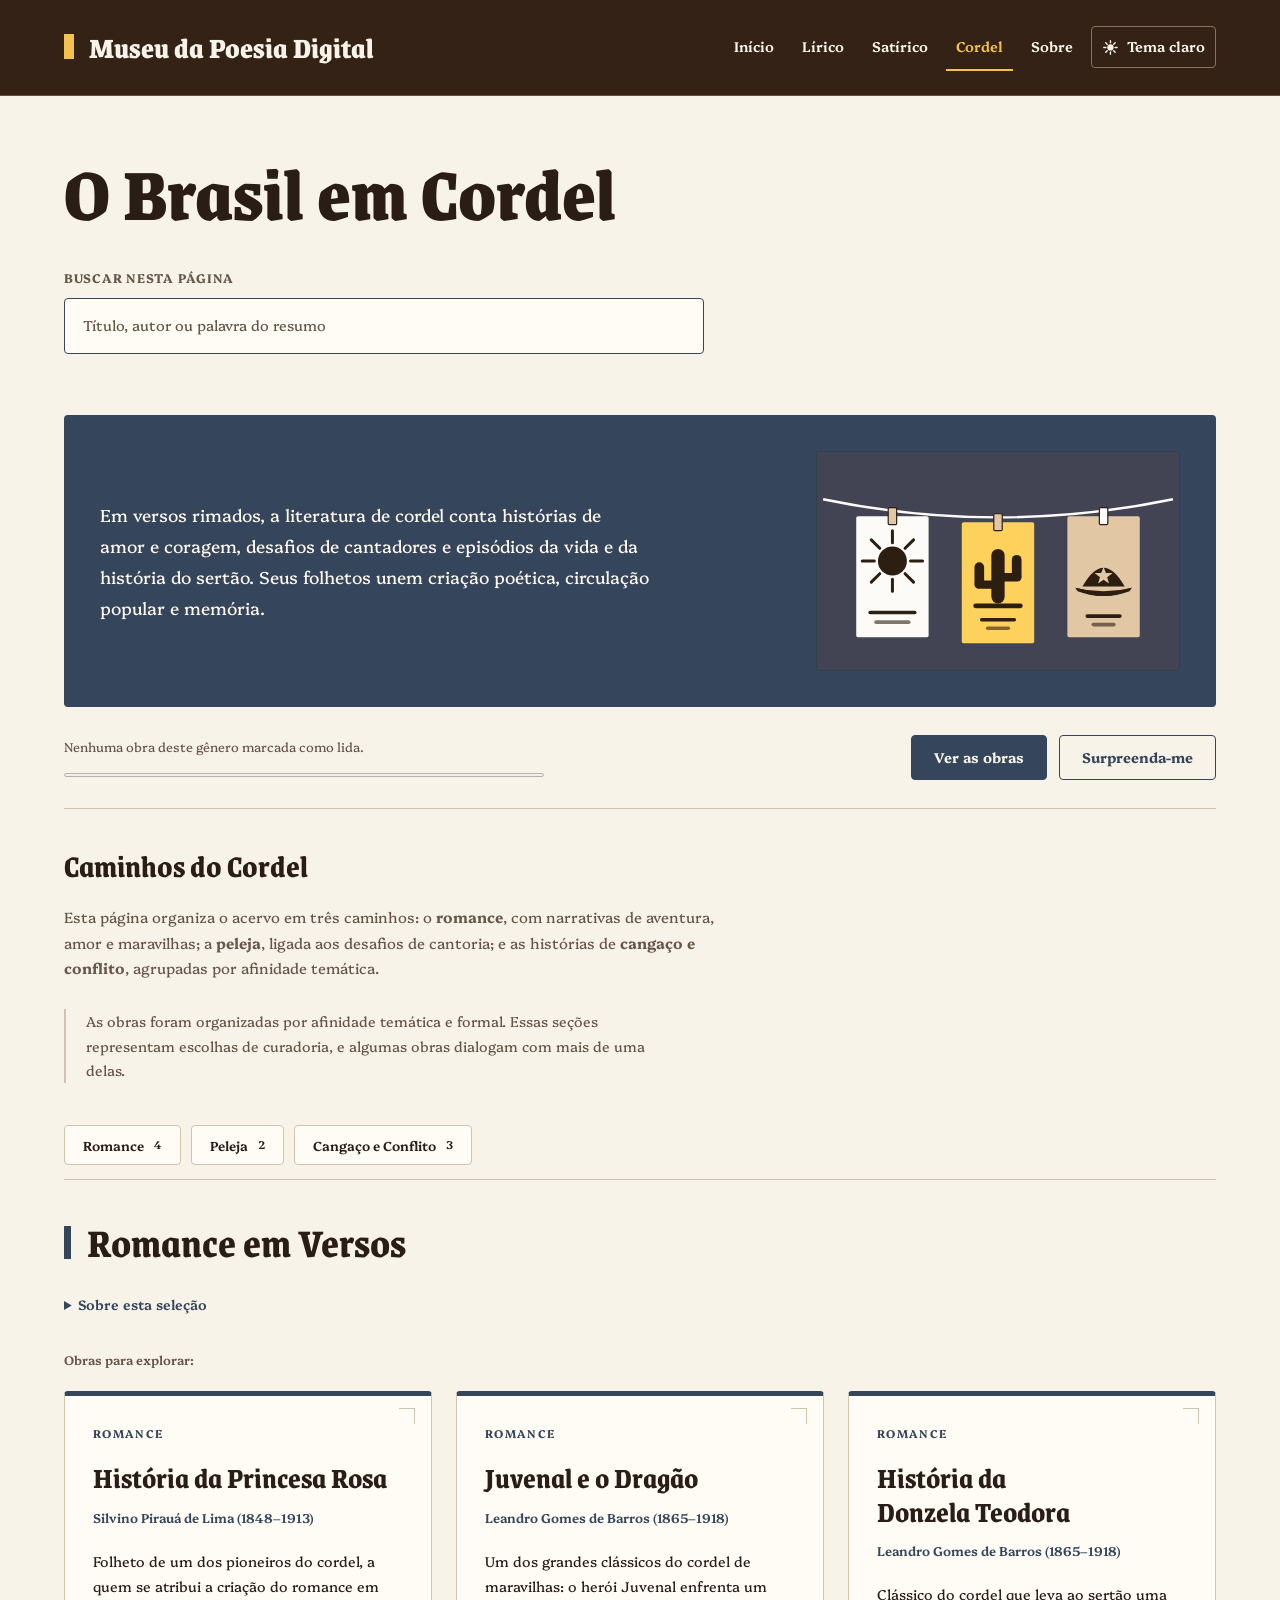
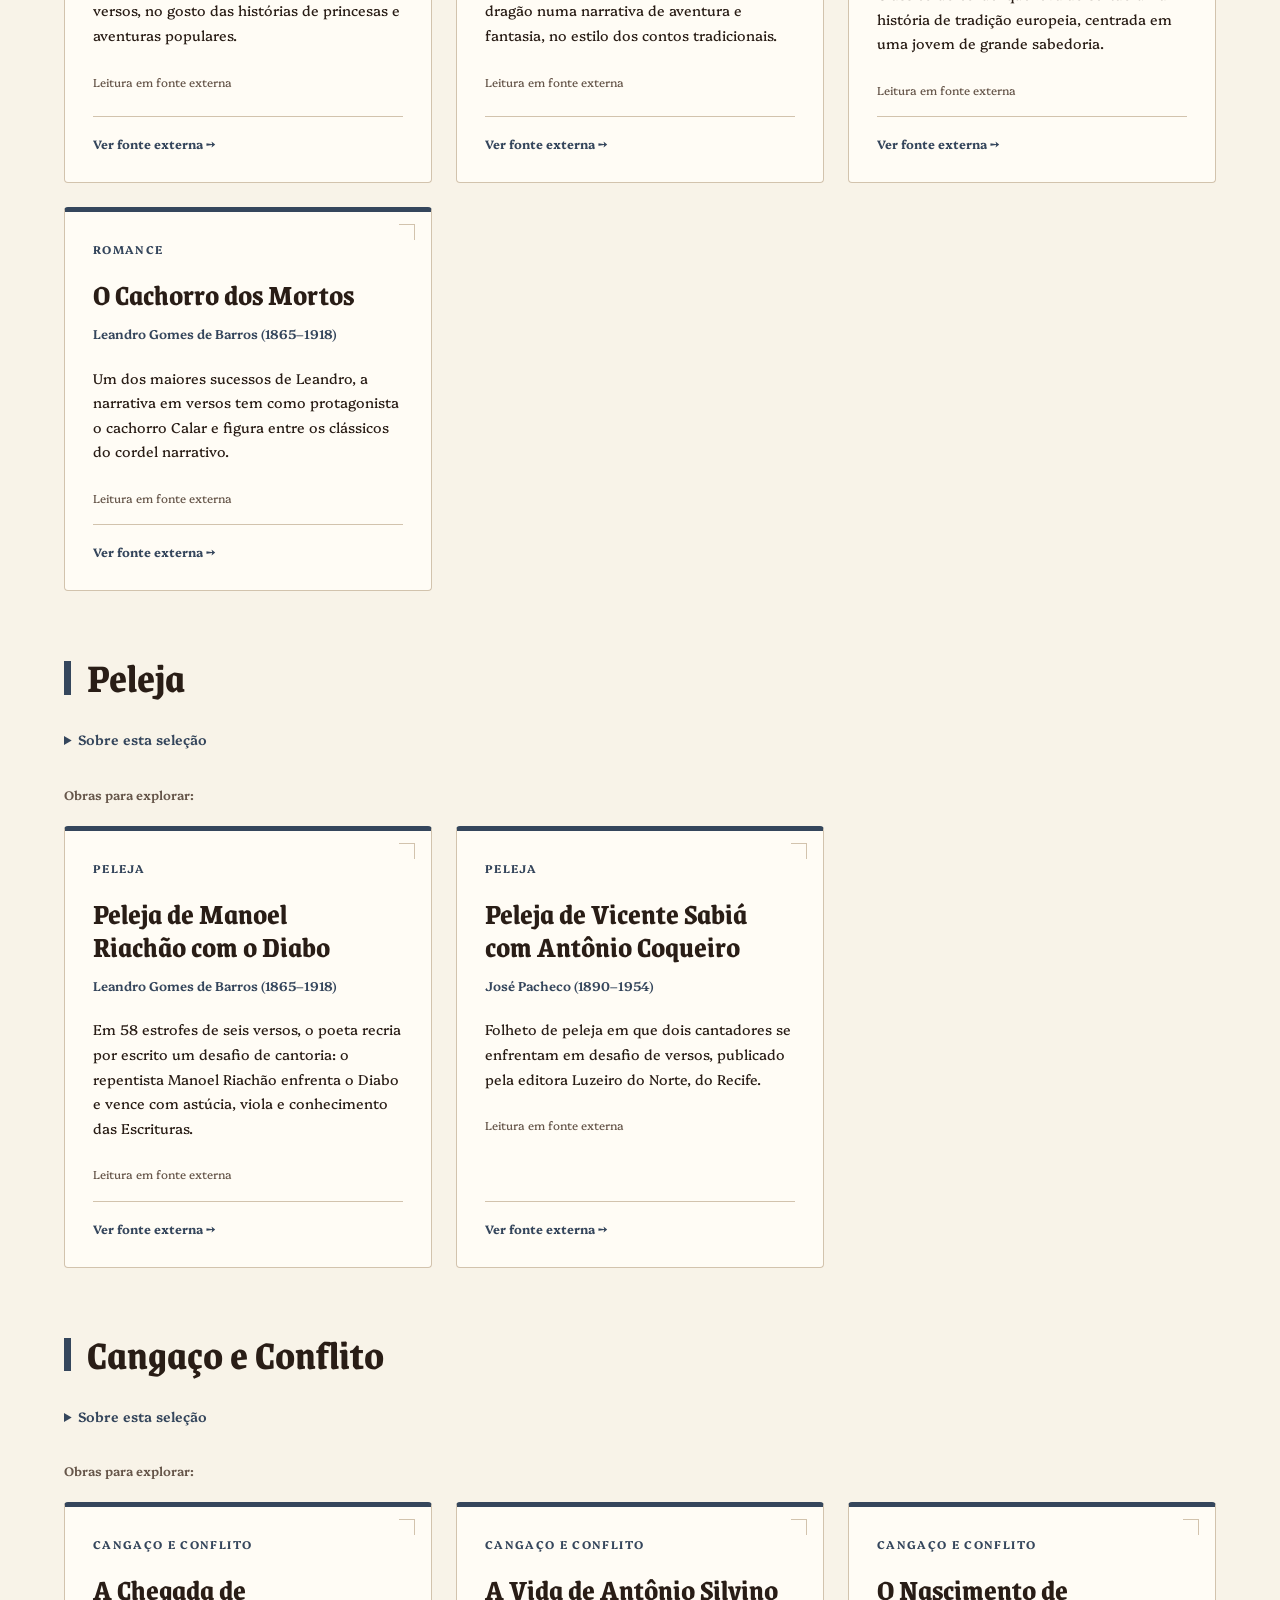
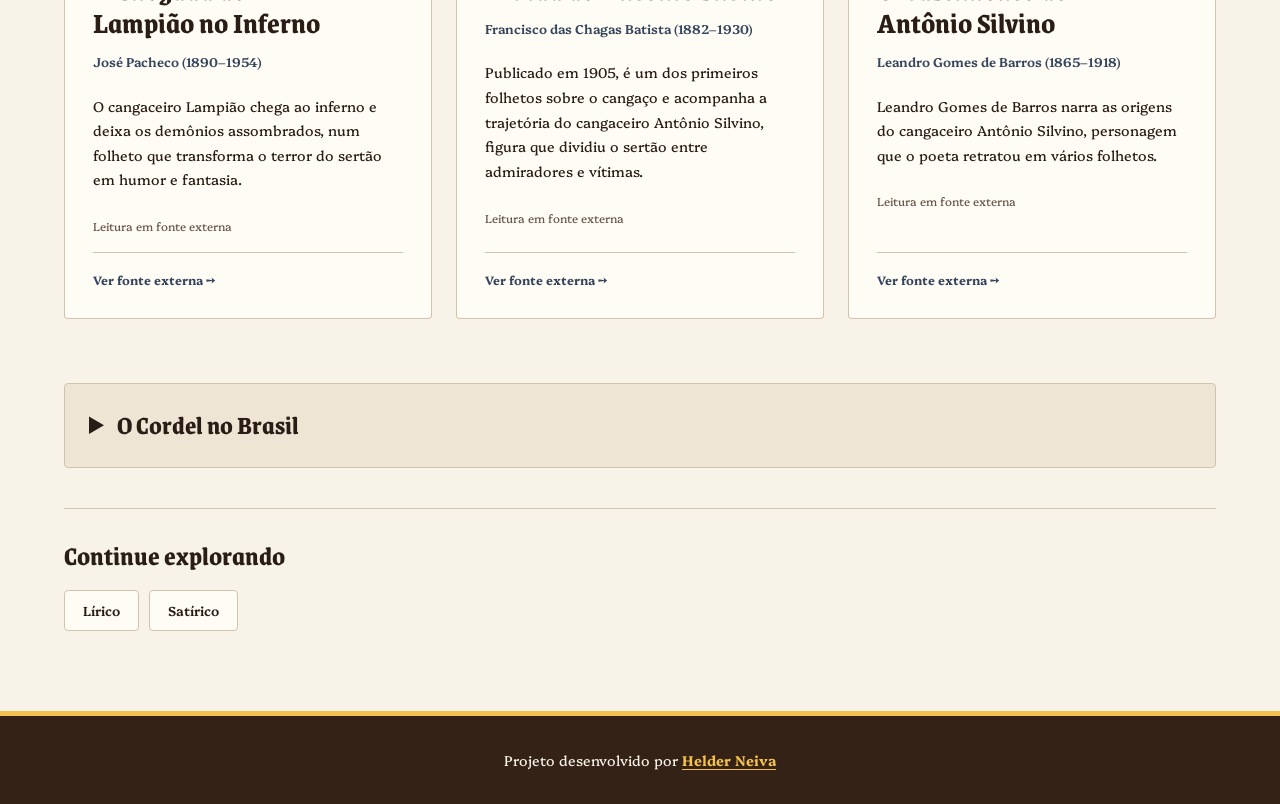
<file: projetos/museu-digital/cordel.html>
<!DOCTYPE html>
<html lang="pt-BR">
<head>
    <meta charset="UTF-8">
    <meta name="viewport" content="width=device-width, initial-scale=1.0">
    <meta name="color-scheme" content="light dark">

    <title>O Brasil em Cordel | Museu da Poesia Digital</title>

    <meta name="description" content="Explore romances, pelejas e narrativas de cangaço na literatura de cordel brasileira.">

    <meta property="og:type" content="website">
    <meta property="og:locale" content="pt_BR">
    <meta property="og:site_name" content="Museu da Poesia Digital">
    <meta property="og:title" content="O Brasil em Cordel | Museu da Poesia Digital">
    <meta property="og:description" content="Explore romances, pelejas e narrativas de cangaço na literatura de cordel brasileira.">

    <link rel="icon" href="favicon.ico" sizes="32x32">
    <link rel="icon" href="favicon.svg" type="image/svg+xml">
    <link rel="apple-touch-icon" href="apple-touch-icon.png">

    <meta name="theme-color" content="#4A2E16">

    <link rel="preload" href="fontes/Grenze-VariableFont_wght.ttf" as="font" type="font/ttf" crossorigin>
    <link rel="preload" href="fontes/Platypi-VariableFont_wght.ttf" as="font" type="font/ttf" crossorigin>

    <link rel="modulepreload" href="scripts/util.js">
    <link rel="modulepreload" href="dados/poemas.js">

    <link rel="stylesheet" href="estilos/base.css">
    <link rel="stylesheet" href="estilos/tema.css">
    <link rel="stylesheet" href="estilos/cards.css">
    <link rel="stylesheet" href="estilos/generos.css">

    <script src="scripts/tema.js"></script>
</head>

<body data-genero="cordel">
    <a href="#conteudo" class="skip-link">
        Ir para o conteúdo principal
    </a>

    <header>
        <a class="marca" href="index.html">
            Museu da Poesia Digital
        </a>

        <nav class="menu" id="menu-principal" aria-label="Navegação principal">
            <ul role="list">
                <li><a href="index.html">Início</a></li>
                <li><a href="lirico.html">Lírico</a></li>
                <li><a href="satirico.html">Satírico</a></li>
                <li><a href="cordel.html" aria-current="page">Cordel</a></li>
                <li><a href="index.html#sobre">Sobre</a></li>
            </ul>
        </nav>
    </header>

    <main id="conteudo">
        <h1 class="titulo-pagina">O Brasil em Cordel</h1>

        <div class="busca" id="busca" role="search" hidden>
            <label for="busca-campo">Buscar nesta página</label>

            <input
                type="search"
                id="busca-campo"
                name="busca"
                maxlength="120"
                placeholder="Título, autor ou palavra do resumo"
                autocomplete="off"
            >

            <p class="busca-status" id="busca-status" role="status"></p>
        </div>

        <section class="introducao" aria-label="Introdução">
            <p>Em versos rimados, a literatura de cordel conta histórias de amor e coragem, desafios de cantadores e episódios da vida e da história do sertão. Seus folhetos unem criação poética, circulação popular e memória.</p>

            <img src="imagens/cordel.svg" alt="" width="600" height="360">
        </section>

        <section class="historia" aria-labelledby="historia-titulo">
            <h2 id="historia-titulo">O Cordel no Brasil</h2>

            <p>A literatura de cordel brasileira dialoga com tradições narrativas e poéticas de diferentes origens. No Nordeste, consolidou uma trajetória própria, ligada à produção e à circulação de folhetos, às práticas de leitura e às relações com a oralidade. Entre o fim do século XIX e o início do XX, autores e editores ampliaram sua presença nas feiras e em outros espaços populares.</p>

            <p>Silvino Pirauá de Lima, Leandro Gomes de Barros, Francisco das Chagas Batista e José Pacheco estão entre os nomes associados a essa história. Os folhetos narram aventuras, romances, desafios, acontecimentos e conflitos. A xilogravura tornou-se uma de suas expressões visuais mais conhecidas, e a produção continua viva em diferentes meios.</p>

            <h3 id="tempo-titulo">Em linha do tempo</h3>

            <ol class="linha-do-tempo" role="list" aria-labelledby="tempo-titulo">
                <li><strong>Tradições narrativas e poéticas</strong> Histórias, formas de versificação e práticas de circulação encontram novos usos no Brasil.</li>
                <li><strong>Fim do século XIX e início do XX</strong> Expansão da produção e circulação de folhetos no Nordeste.</li>
                <li><strong>Primeiras décadas do século XX</strong> Autores e editores como Leandro Gomes de Barros e Francisco das Chagas Batista ampliam o repertório e a circulação.</li>
                <li><strong>Ao longo do século XX</strong> Romances, pelejas, humor, acontecimentos e cangaço permanecem entre os temas dos folhetos.</li>
                <li><strong>Atualidade</strong> Poetas seguem criando e publicando, também em ambientes digitais.</li>
            </ol>
        </section>

        <section class="subgeneros" aria-labelledby="subgeneros-titulo">
            <h2 id="subgeneros-titulo">Caminhos do Cordel</h2>

            <p>Esta página organiza o acervo em três caminhos: o <strong>romance</strong>, com narrativas de aventura, amor e maravilhas; a <strong>peleja</strong>, ligada aos desafios de cantoria; e as histórias de <strong>cangaço e conflito</strong>, agrupadas por afinidade temática.</p>
        </section>

        <p class="nota-curadoria">As obras foram organizadas por afinidade temática e formal. Essas seções representam escolhas de curadoria, e algumas obras dialogam com mais de uma delas.</p>

        <nav class="indice-subgeneros" aria-label="Seções de cordel">
            <ul role="list">
                <li><a href="#romance">Romance</a></li>
                <li><a href="#peleja">Peleja</a></li>
                <li><a href="#cangaco-conflito">Cangaço e Conflito</a></li>
            </ul>
        </nav>

        <section id="romance" class="secao-subgenero" aria-labelledby="romance-titulo">
            <h2 id="romance-titulo">Romance em Versos</h2>

            <p>O romance em versos aproxima o cordel das narrativas de aventura e dos contos tradicionais. Heróis, princesas, dragões e provas de coragem aparecem em histórias recriadas por poetas e transmitidas em folhetos e leituras.</p>

            <p id="lista-romance" class="chamada-lista">
                Obras para explorar:
            </p>

            <ul class="lista-cards" id="cards-romance" role="list" aria-labelledby="lista-romance" data-sub="romance"></ul>

            <noscript>
                <p>Ative o JavaScript para visualizar o catálogo desta seção.</p>
            </noscript>
        </section>

        <section id="peleja" class="secao-subgenero" aria-labelledby="peleja-titulo">
            <h2 id="peleja-titulo">Peleja</h2>

            <p>A peleja se relaciona aos desafios de cantoria: dois participantes respondem um ao outro por meio de versos. Nos folhetos, esses encontros podem recriar disputas ou apresentar duelos imaginários, explorando humor, conhecimento e habilidade verbal.</p>

            <p id="lista-peleja" class="chamada-lista">
                Obras para explorar:
            </p>

            <ul class="lista-cards" id="cards-peleja" role="list" aria-labelledby="lista-peleja" data-sub="peleja"></ul>

            <noscript>
                <p>Ative o JavaScript para visualizar o catálogo desta seção.</p>
            </noscript>
        </section>

        <section id="cangaco-conflito" class="secao-subgenero" aria-labelledby="cangaco-conflito-titulo">
            <h2 id="cangaco-conflito-titulo">Cangaço e Conflito</h2>

            <p>Os folhetos de cangaço registram e recriam histórias de figuras como Antônio Silvino e Lampião. Entre crônica, memória, humor e fantasia, essas narrativas apresentam diferentes perspectivas sobre personagens e conflitos do sertão.</p>

            <p id="lista-cangaco-conflito" class="chamada-lista">
                Obras para explorar:
            </p>

            <ul class="lista-cards" id="cards-cangaco-conflito" role="list" aria-labelledby="lista-cangaco-conflito" data-sub="cangaco-conflito"></ul>

            <noscript>
                <p>Ative o JavaScript para visualizar o catálogo desta seção.</p>
            </noscript>
        </section>

        <nav class="outros-generos" aria-labelledby="outros-generos-titulo">
            <h2 id="outros-generos-titulo">Continue explorando</h2>

            <ul role="list">
                <li><a href="lirico.html">Lírico</a></li>
                <li><a href="satirico.html">Satírico</a></li>
            </ul>
        </nav>
    </main>

    <footer class="app-footer">
        <p>
            Projeto desenvolvido por
            <a href="https://github.com/helderneiva" target="_blank" rel="noopener noreferrer">
                Helder Neiva<span class="visually-hidden"> (abre em nova aba)</span>
            </a>
        </p>
    </footer>

    <script type="module" src="scripts/menu.js"></script>
    <script type="module" src="scripts/cards.js"></script>
    <script type="module" src="scripts/indice.js"></script>
</body>
</html>
</file>
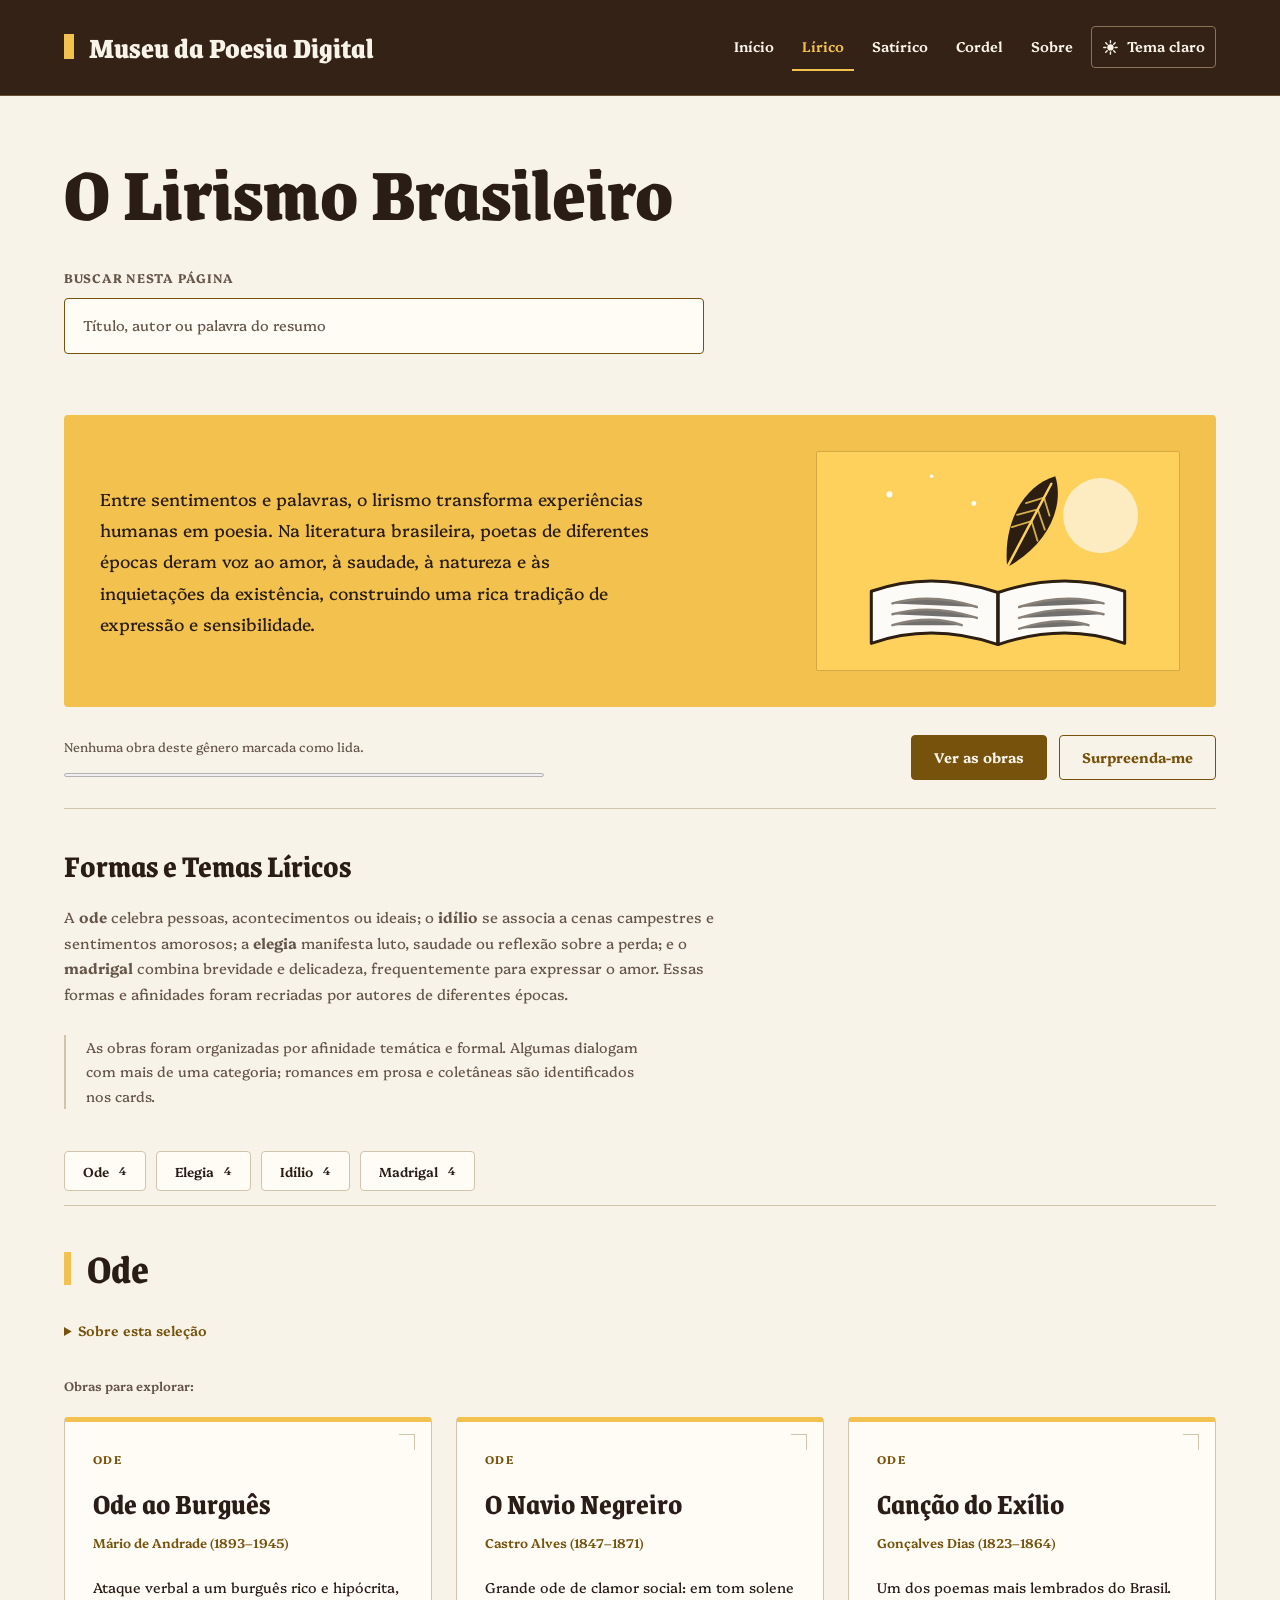
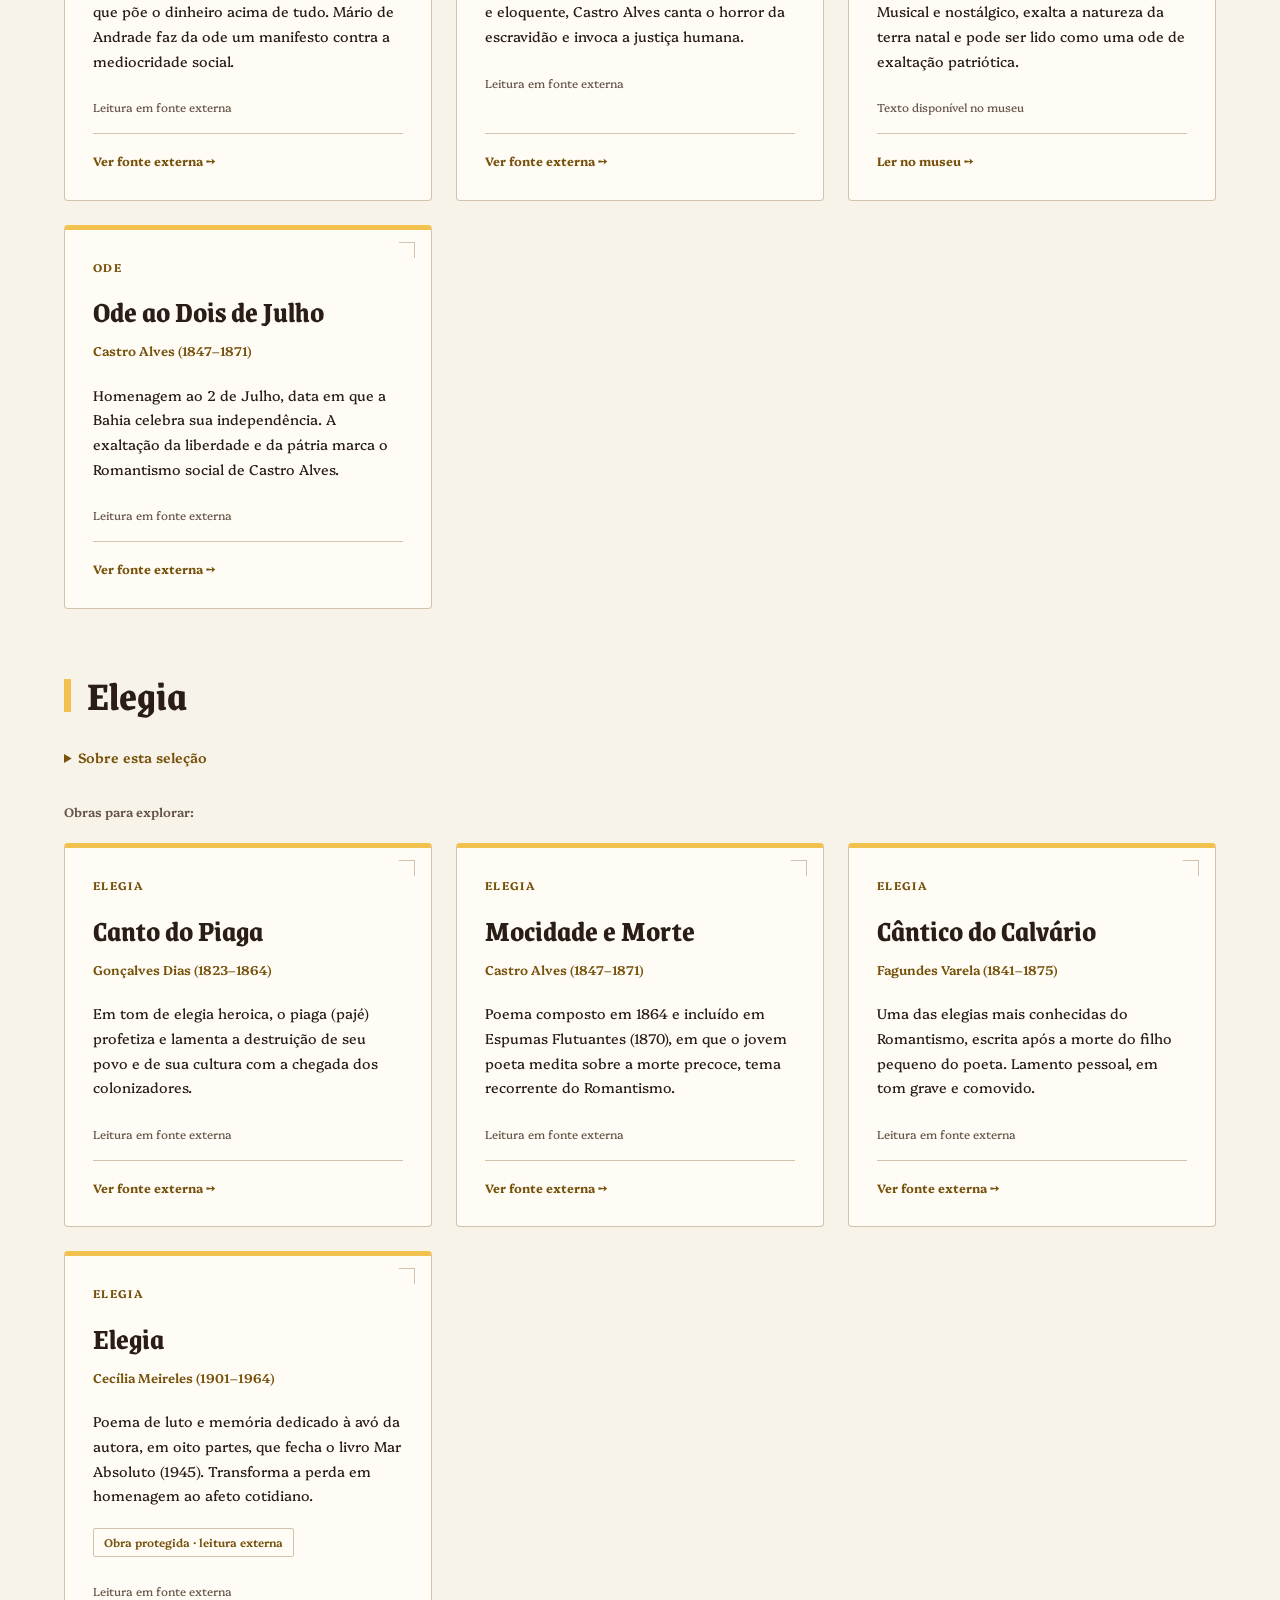
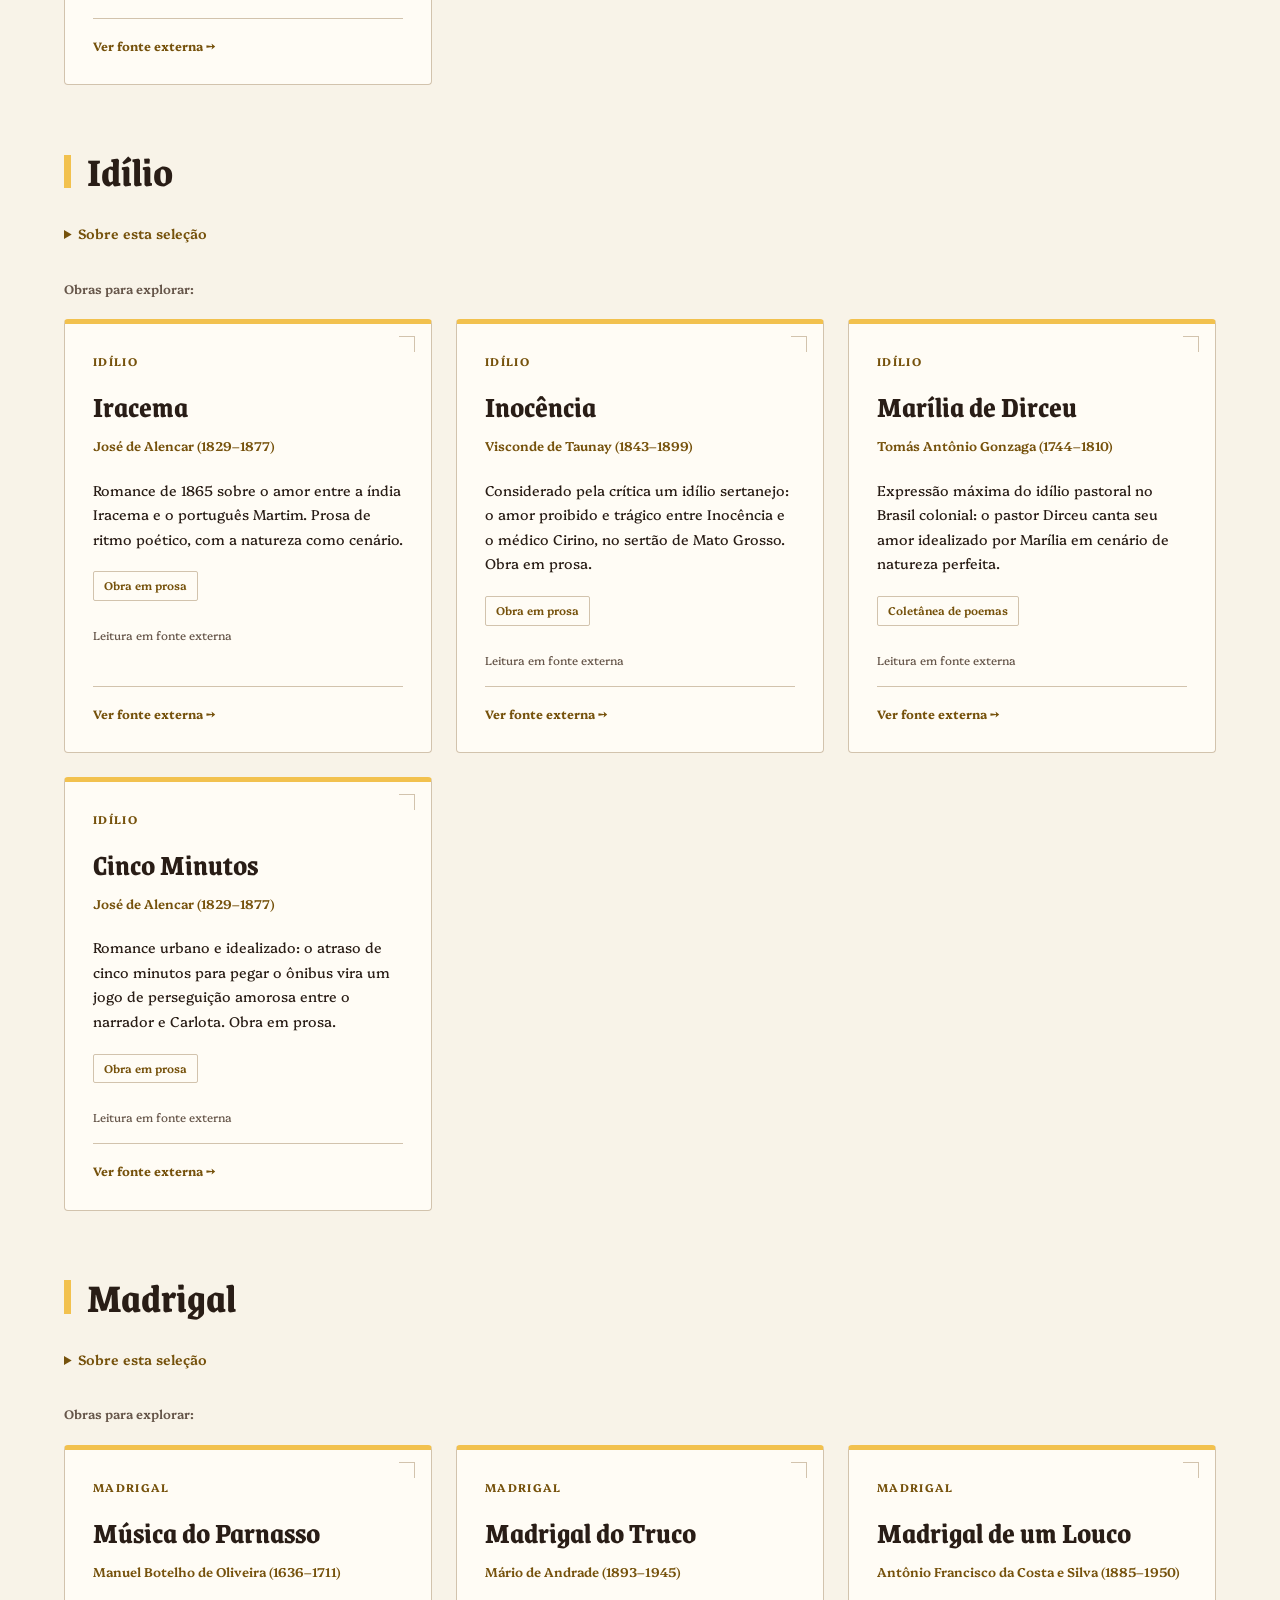
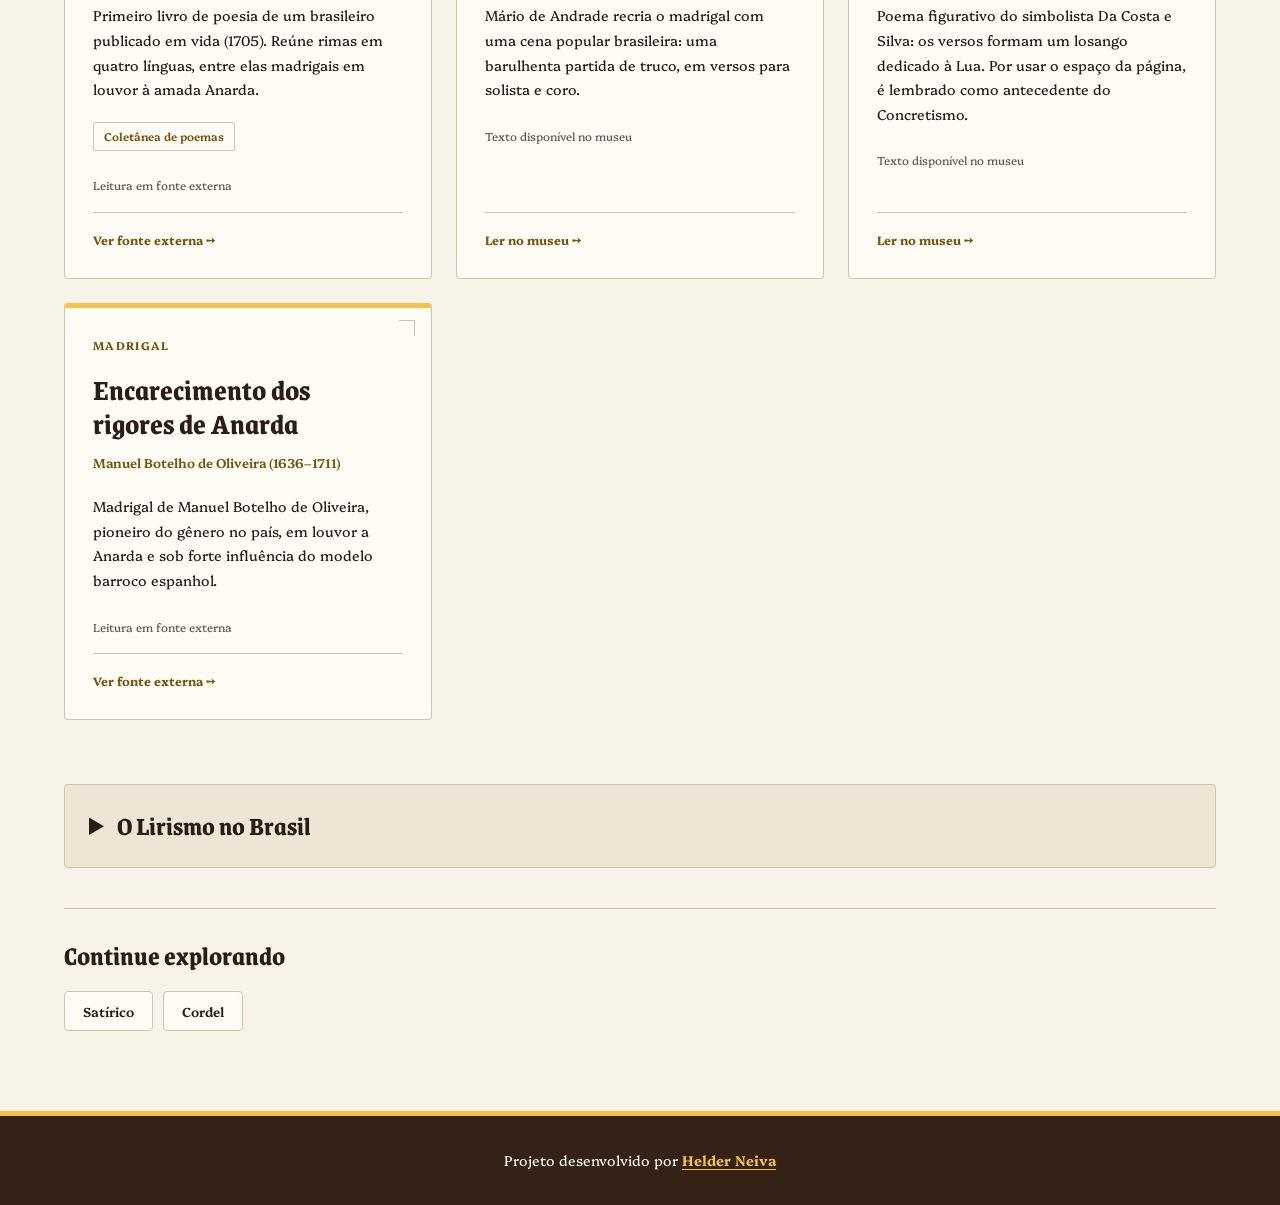
<file: projetos/museu-digital/lirico.html>
<!DOCTYPE html>
<html lang="pt-BR">
<head>
    <meta charset="UTF-8">
    <meta name="viewport" content="width=device-width, initial-scale=1.0">
    <meta name="color-scheme" content="light dark">

    <title>O Lirismo Brasileiro | Museu da Poesia Digital</title>

    <meta name="description" content="Conheça a história do lirismo brasileiro e explore odes, elegias, idílios e madrigais.">

    <meta property="og:type" content="website">
    <meta property="og:locale" content="pt_BR">
    <meta property="og:site_name" content="Museu da Poesia Digital">
    <meta property="og:title" content="O Lirismo Brasileiro | Museu da Poesia Digital">
    <meta property="og:description" content="Conheça a história do lirismo brasileiro e explore odes, elegias, idílios e madrigais.">

    <link rel="icon" href="favicon.ico" sizes="32x32">
    <link rel="icon" href="favicon.svg" type="image/svg+xml">
    <link rel="apple-touch-icon" href="apple-touch-icon.png">

    <meta name="theme-color" content="#4A2E16">

    <link rel="preload" href="fontes/Grenze-VariableFont_wght.ttf" as="font" type="font/ttf" crossorigin>
    <link rel="preload" href="fontes/Platypi-VariableFont_wght.ttf" as="font" type="font/ttf" crossorigin>

    <link rel="modulepreload" href="scripts/util.js">
    <link rel="modulepreload" href="dados/poemas.js">

    <link rel="stylesheet" href="estilos/base.css">
    <link rel="stylesheet" href="estilos/tema.css">
    <link rel="stylesheet" href="estilos/cards.css">
    <link rel="stylesheet" href="estilos/generos.css">

    <script src="scripts/tema.js"></script>
</head>

<body data-genero="lirico">
    <a href="#conteudo" class="skip-link">
        Ir para o conteúdo principal
    </a>

    <header>
        <a class="marca" href="index.html">
            Museu da Poesia Digital
        </a>

        <nav class="menu" id="menu-principal" aria-label="Navegação principal">
            <ul role="list">
                <li><a href="index.html">Início</a></li>
                <li><a href="lirico.html" aria-current="page">Lírico</a></li>
                <li><a href="satirico.html">Satírico</a></li>
                <li><a href="cordel.html">Cordel</a></li>
                <li><a href="index.html#sobre">Sobre</a></li>
            </ul>
        </nav>
    </header>

    <main id="conteudo">
        <h1 class="titulo-pagina">O Lirismo Brasileiro</h1>

        <div class="busca" id="busca" role="search" hidden>
            <label for="busca-campo">Buscar nesta página</label>

            <input
                type="search"
                id="busca-campo"
                name="busca"
                maxlength="120"
                placeholder="Título, autor ou palavra do resumo"
                autocomplete="off"
            >

            <p class="busca-status" id="busca-status" role="status"></p>
        </div>

        <section class="introducao" aria-label="Introdução">
            <p>Entre sentimentos e palavras, o lirismo transforma experiências humanas em poesia. Na literatura brasileira, poetas de diferentes épocas deram voz ao amor, à saudade, à natureza e às inquietações da existência, construindo uma rica tradição de expressão e sensibilidade.</p>

            <img src="imagens/lirico.svg" alt="" width="600" height="360">
        </section>

        <section class="historia" aria-labelledby="historia-titulo">
            <h2 id="historia-titulo">O Lirismo no Brasil</h2>

            <p>O lirismo chegou ao Brasil durante a colonização portuguesa, por meio das tradições poéticas europeias, adaptadas gradualmente à realidade local. No século XVII, o Barroco expressou conflitos humanos e religiosos com contrastes e linguagem elaborada; no século XVIII, o Arcadismo valorizou a simplicidade, o equilíbrio e a natureza. No século XIX, o Romantismo privilegiou os sentimentos, a imaginação e a identidade nacional. No final desse século, o Simbolismo explorou a musicalidade, a sugestão e a interioridade. No século XX, o Modernismo incorporou novas linguagens e a diversidade cultural brasileira.</p>

            <p>Entre os principais nomes dessa tradição estão Gregório de Matos, Tomás Antônio Gonzaga, Gonçalves Dias, Castro Alves, Cecília Meireles e Carlos Drummond de Andrade. Com estilos distintos, esses autores contribuíram para transformar e enriquecer a expressão lírica brasileira.</p>

            <h3 id="tempo-titulo">Em linha do tempo</h3>

            <ol class="linha-do-tempo" role="list" aria-labelledby="tempo-titulo">
                <li><strong>Século XVII</strong> Barroco: conflitos humanos e religiosos, com contrastes e linguagem elaborada. Gregório de Matos e Manuel Botelho de Oliveira.</li>
                <li><strong>Século XVIII</strong> Arcadismo: simplicidade, equilíbrio e natureza. Tomás Antônio Gonzaga e <cite>Marília de Dirceu</cite>.</li>
                <li><strong>Século XIX</strong> Romantismo: sentimento, imaginação e identidade nacional. Gonçalves Dias, Castro Alves e Fagundes Varela.</li>
                <li><strong>Fim do século XIX e início do XX</strong> Simbolismo: musicalidade, sugestão e interioridade. Da Costa e Silva estreia em livro com <cite>Sangue</cite>, em 1908.</li>
                <li><strong>Século XX</strong> Modernismo e renovação da linguagem poética. Mário de Andrade, Cecília Meireles e Carlos Drummond de Andrade.</li>
            </ol>
        </section>

        <section class="subgeneros" aria-labelledby="subgeneros-titulo">
            <h2 id="subgeneros-titulo">Formas e Temas Líricos</h2>

            <p>A <strong>ode</strong> celebra pessoas, acontecimentos ou ideais; o <strong>idílio</strong> se associa a cenas campestres e sentimentos amorosos; a <strong>elegia</strong> manifesta luto, saudade ou reflexão sobre a perda; e o <strong>madrigal</strong> combina brevidade e delicadeza, frequentemente para expressar o amor. Essas formas e afinidades foram recriadas por autores de diferentes épocas.</p>
        </section>

        <p class="nota-curadoria">As obras foram organizadas por afinidade temática e formal. Algumas dialogam com mais de uma categoria; romances em prosa e coletâneas são identificados nos cards.</p>

        <nav class="indice-subgeneros" aria-label="Seções do gênero lírico">
            <ul role="list">
                <li><a href="#ode">Ode</a></li>
                <li><a href="#elegia">Elegia</a></li>
                <li><a href="#idilio">Idílio</a></li>
                <li><a href="#madrigal">Madrigal</a></li>
            </ul>
        </nav>

        <section id="ode" class="secao-subgenero" aria-labelledby="ode-titulo">
            <h2 id="ode-titulo">Ode</h2>

            <p>Originária da Antiguidade Clássica, a ode se associa ao canto de celebração, à reflexão e à expressão de sentimentos elevados. Na literatura brasileira, essa tradição recebeu usos diversos: a exaltação cívica, o clamor social e até a inversão irônica de seu tom solene.</p>

            <p id="lista-ode" class="chamada-lista">
                Obras para explorar:
            </p>

            <ul class="lista-cards" id="cards-ode" role="list" aria-labelledby="lista-ode" data-sub="ode"></ul>

            <noscript>
                <p>Ative o JavaScript para visualizar o catálogo desta seção.</p>
            </noscript>
        </section>

        <section id="elegia" class="secao-subgenero" aria-labelledby="elegia-titulo">
            <h2 id="elegia-titulo">Elegia</h2>

            <p>A elegia se dedica à perda, ao luto e à reflexão sobre a brevidade da vida. No Romantismo brasileiro, Fagundes Varela destacou-se com <cite>Cântico do Calvário</cite>, escrito em memória de seu filho. Em diferentes épocas, a poesia elegíaca também articulou a memória pessoal e o sofrimento coletivo.</p>

            <p id="lista-elegia" class="chamada-lista">
                Obras para explorar:
            </p>

            <ul class="lista-cards" id="cards-elegia" role="list" aria-labelledby="lista-elegia" data-sub="elegia"></ul>

            <noscript>
                <p>Ative o JavaScript para visualizar o catálogo desta seção.</p>
            </noscript>
        </section>

        <section id="idilio" class="secao-subgenero" aria-labelledby="idilio-titulo">
            <h2 id="idilio-titulo">Idílio</h2>

            <p>O idílio se associa à representação de uma vida simples, harmoniosa e idealizada, frequentemente ligada à natureza e ao amor. A atmosfera idílica também aparece em narrativas em prosa. Esta seção reúne poemas e romances que dialogam com essas características, identificando o formato de cada obra.</p>

            <p id="lista-idilio" class="chamada-lista">
                Obras para explorar:
            </p>

            <ul class="lista-cards" id="cards-idilio" role="list" aria-labelledby="lista-idilio" data-sub="idilio"></ul>

            <noscript>
                <p>Ative o JavaScript para visualizar o catálogo desta seção.</p>
            </noscript>
        </section>

        <section id="madrigal" class="secao-subgenero" aria-labelledby="madrigal-titulo">
            <h2 id="madrigal-titulo">Madrigal</h2>

            <p>De origem italiana, o madrigal se consolidou como uma composição breve, marcada pela musicalidade e pelo refinamento da expressão. Na poesia brasileira, aparece em autores como Manuel Botelho de Oliveira e recebe recriações modernas, como as de Mário de Andrade.</p>

            <p id="lista-madrigal" class="chamada-lista">
                Obras para explorar:
            </p>

            <ul class="lista-cards" id="cards-madrigal" role="list" aria-labelledby="lista-madrigal" data-sub="madrigal"></ul>

            <noscript>
                <p>Ative o JavaScript para visualizar o catálogo desta seção.</p>
            </noscript>
        </section>

        <nav class="outros-generos" aria-labelledby="outros-generos-titulo">
            <h2 id="outros-generos-titulo">Continue explorando</h2>

            <ul role="list">
                <li><a href="satirico.html">Satírico</a></li>
                <li><a href="cordel.html">Cordel</a></li>
            </ul>
        </nav>
    </main>

    <footer class="app-footer">
        <p>
            Projeto desenvolvido por
            <a href="https://github.com/helderneiva" target="_blank" rel="noopener noreferrer">
                Helder Neiva<span class="visually-hidden"> (abre em nova aba)</span>
            </a>
        </p>
    </footer>

    <script type="module" src="scripts/menu.js"></script>
    <script type="module" src="scripts/cards.js"></script>
    <script type="module" src="scripts/indice.js"></script>
</body>
</html>
</file>
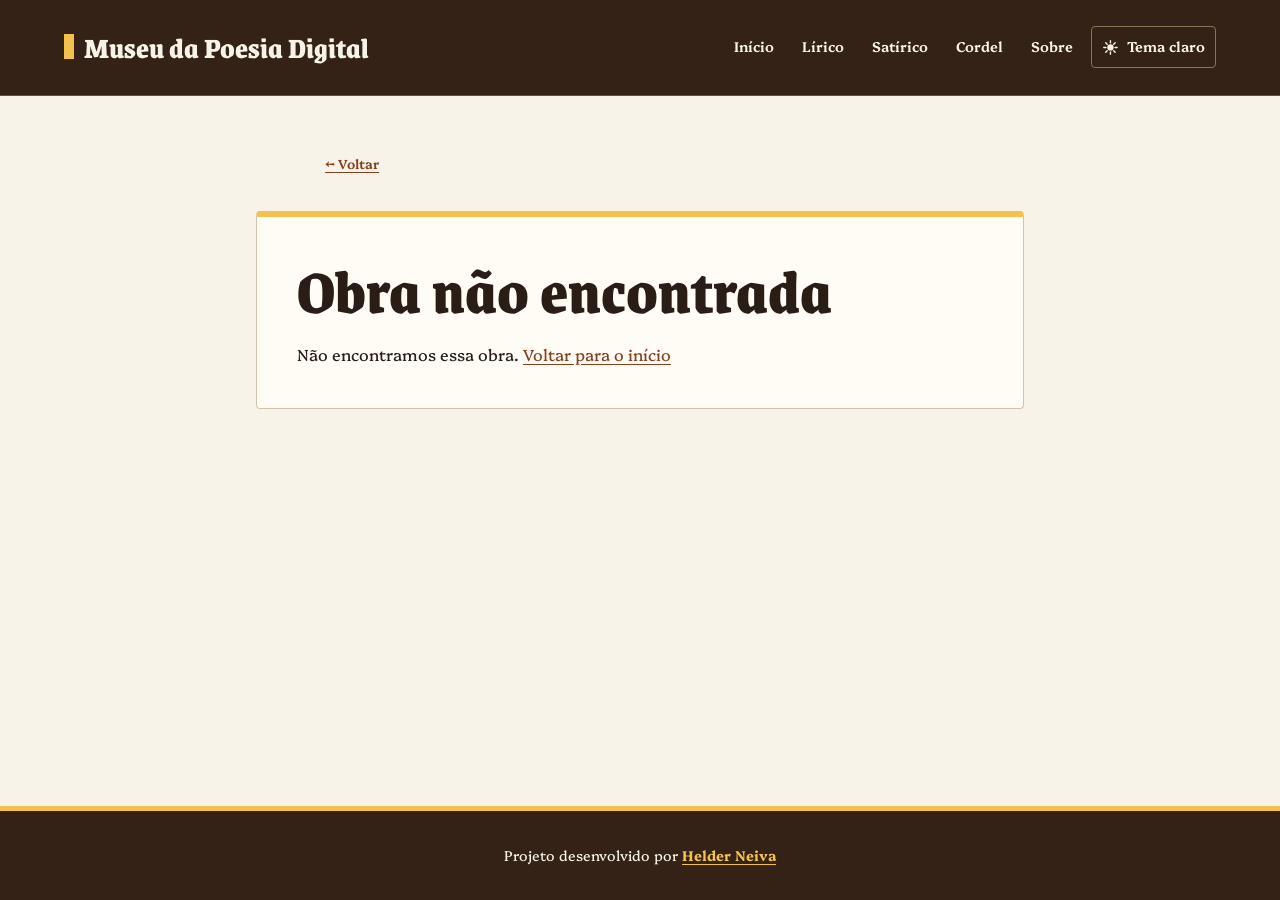
<file: projetos/museu-digital/poema.html>
<!DOCTYPE html>
<html lang="pt-BR">
<head>
    <meta charset="UTF-8">
    <meta name="viewport" content="width=device-width, initial-scale=1.0">
    <meta name="color-scheme" content="light dark">
    <title>Poema | Museu da Poesia Digital</title>
    <meta name="description" content="Leia poemas da literatura brasileira no Museu da Poesia Digital.">
    <meta property="og:type" content="article">
    <meta property="og:locale" content="pt_BR">
    <meta property="og:site_name" content="Museu da Poesia Digital">
    <meta property="og:title" content="Poema | Museu da Poesia Digital">
    <meta property="og:description" content="Leia poemas da literatura brasileira no Museu da Poesia Digital.">
    <!-- Título, descrição e og:* são trocados pelo poema-pagina.js, mas os robôs de redes
         sociais não executam JavaScript: a prévia de compartilhamento mostra sempre este texto.
         Ao publicar o site, descomente e preencha com a imagem real:
    <meta property="og:image" content="https://SEU-DOMINIO/imagens/capa.png">
    <meta name="twitter:card" content="summary_large_image"> -->
    <link rel="icon" href="favicon.ico" sizes="32x32">
    <link rel="icon" href="favicon.svg" type="image/svg+xml">
    <link rel="apple-touch-icon" href="apple-touch-icon.png">
    <meta name="theme-color" content="#4A2E16">
    <link rel="preload" href="fontes/Grenze-VariableFont_wght.ttf" as="font" type="font/ttf" crossorigin>
    <link rel="preload" href="fontes/Platypi-VariableFont_wght.ttf" as="font" type="font/ttf" crossorigin>
    <link rel="modulepreload" href="scripts/util.js">
    <link rel="modulepreload" href="dados/poemas.js">
    <link rel="stylesheet" href="estilos/base.css">
    <link rel="stylesheet" href="estilos/tema.css">
    <link rel="stylesheet" href="estilos/poema.css">
    <script src="scripts/tema.js"></script>
</head>
<body>

    <a href="#conteudo" class="skip-link">Ir para o conteúdo principal</a>

    <header>
        <a class="marca" href="index.html">Museu da Poesia Digital</a>
        <nav class="menu" id="menu-principal" aria-label="Navegação principal">
            <ul role="list">
                <li><a href="index.html">Início</a></li>
                <li><a href="lirico.html">Lírico</a></li>
                <li><a href="satirico.html">Satírico</a></li>
                <li><a href="cordel.html">Cordel</a></li>
                <li><a href="index.html#sobre">Sobre</a></li>
            </ul>
        </nav>
    </header>

    <main id="conteudo">
        <nav class="migalhas" aria-label="Voltar">
            <a id="voltar" href="index.html"><span aria-hidden="true">&larr;</span> Voltar</a>
        </nav>

        <article class="poema" id="poema">
            <noscript>
                <p>Esta página precisa de JavaScript para mostrar o poema. Volte ao <a href="index.html">início</a> para navegar pelos gêneros.</p>
            </noscript>
        </article>

        <nav class="anterior-proximo" id="anterior-proximo" aria-label="Poema anterior e próximo" hidden></nav>

        <nav class="mais-poemas" id="mais-poemas" aria-labelledby="mais-poemas-titulo" hidden>
            <h2 id="mais-poemas-titulo">Continue lendo</h2>
            <ul role="list"></ul>
        </nav>
    </main>

    <footer class="app-footer">
        <p>Projeto desenvolvido por <a href="https://github.com/helderneiva" target="_blank" rel="noopener noreferrer">Helder Neiva<span class="visually-hidden"> (abre em nova aba)</span></a></p>
    </footer>

    <script type="module" src="scripts/menu.js"></script>
    <script type="module" src="scripts/poema-pagina.js"></script>
</body>
</html>
</file>
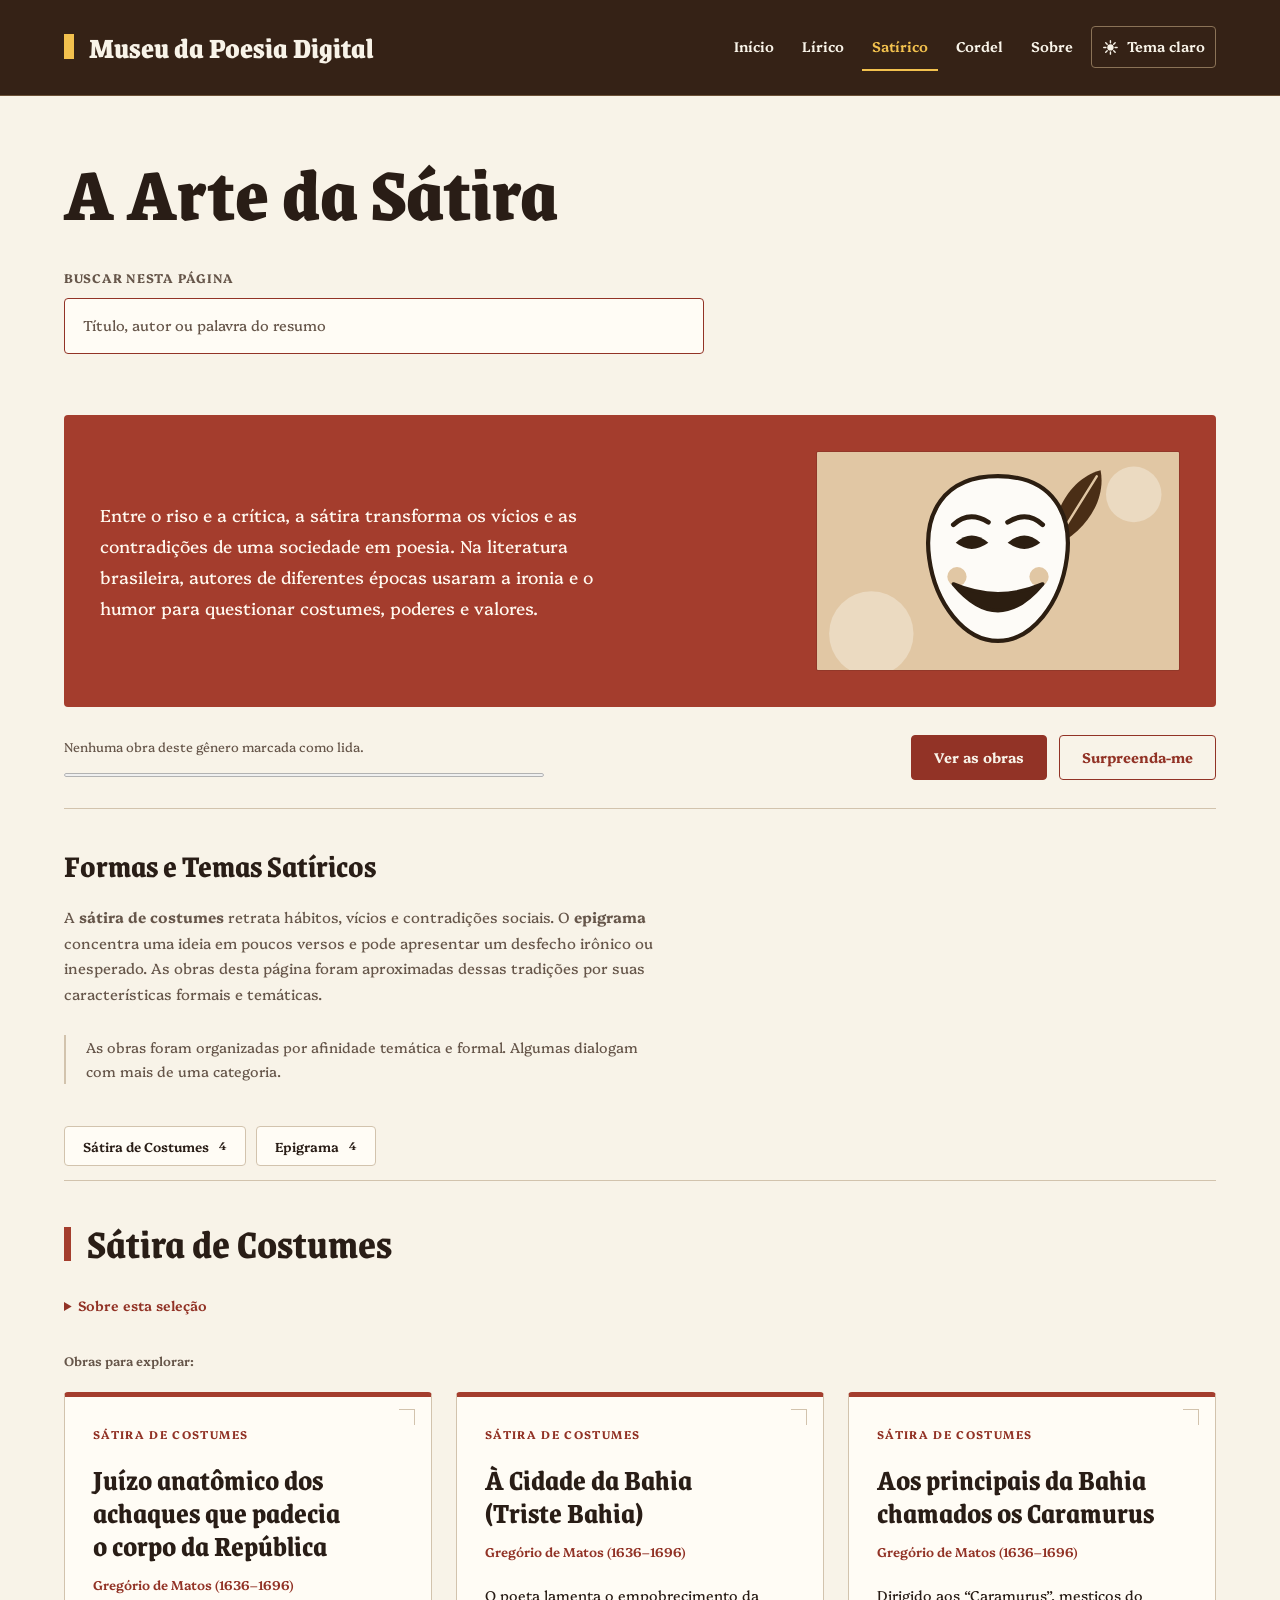
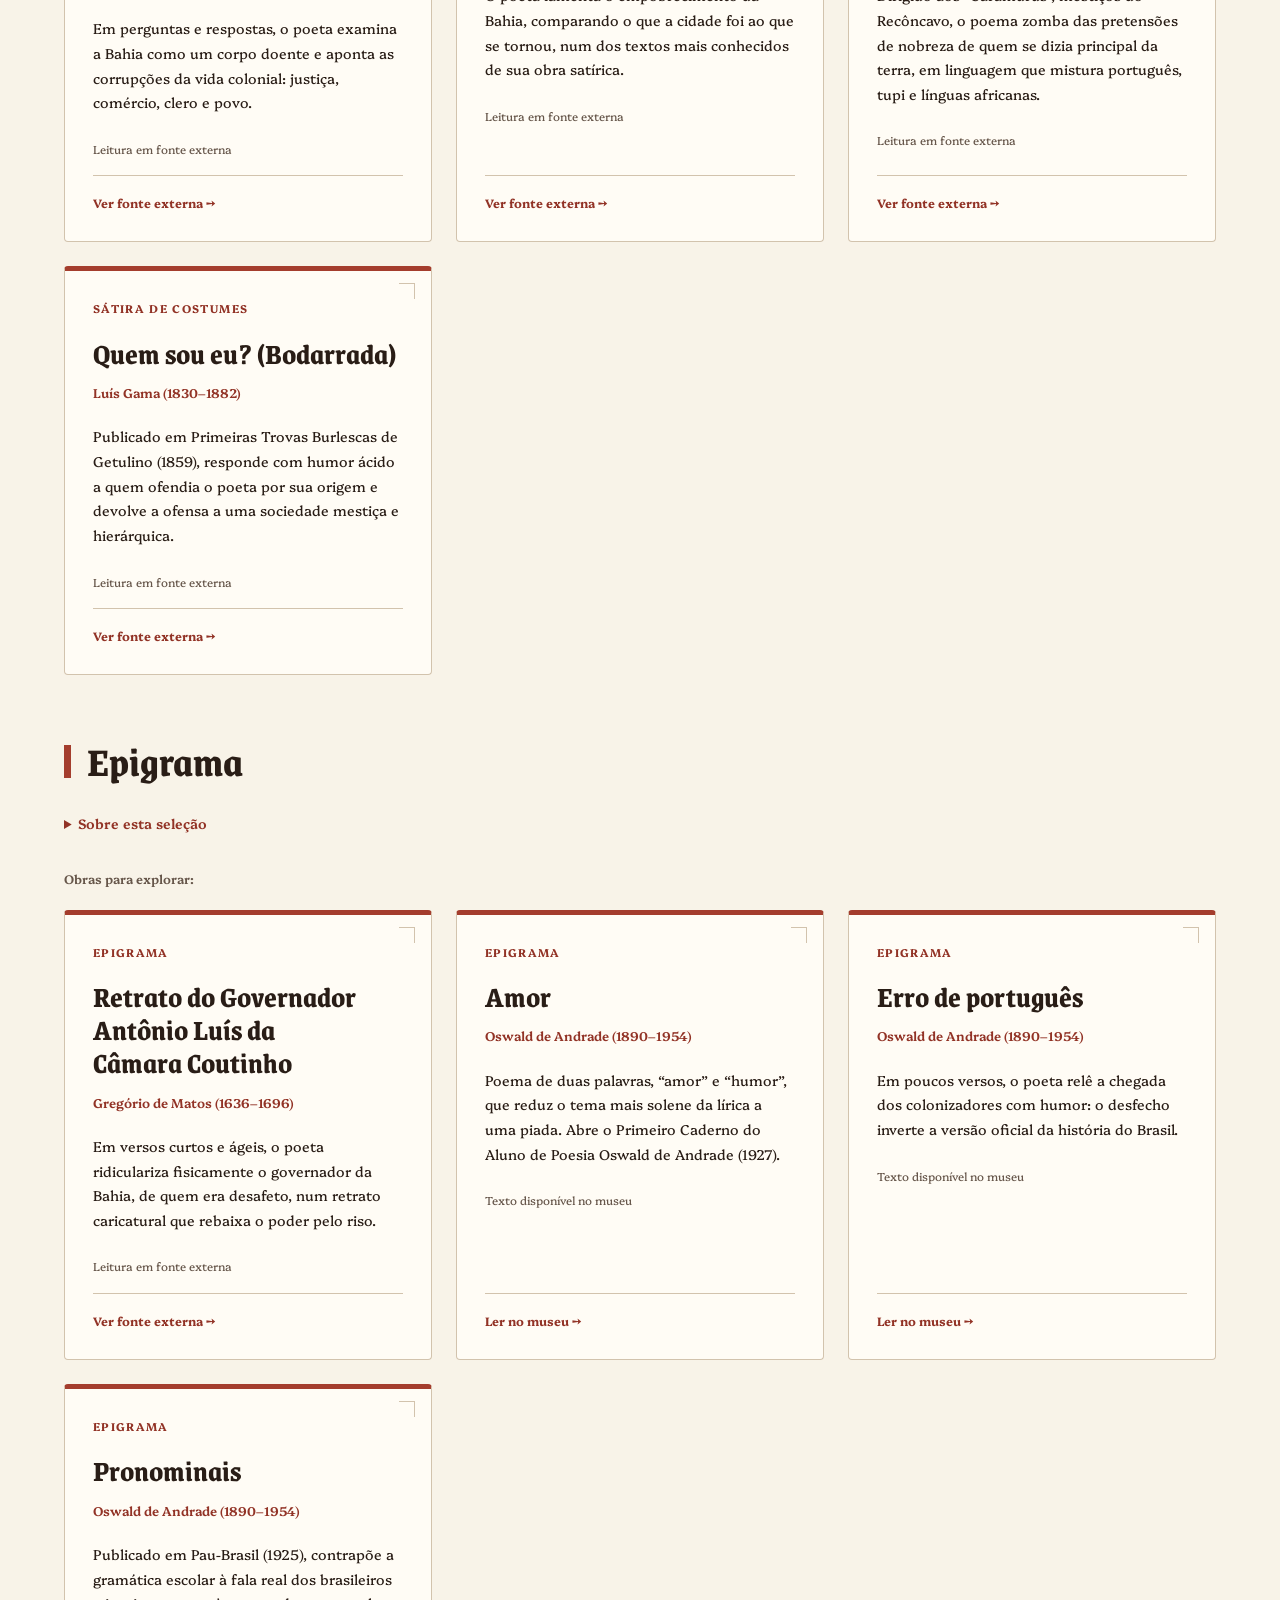
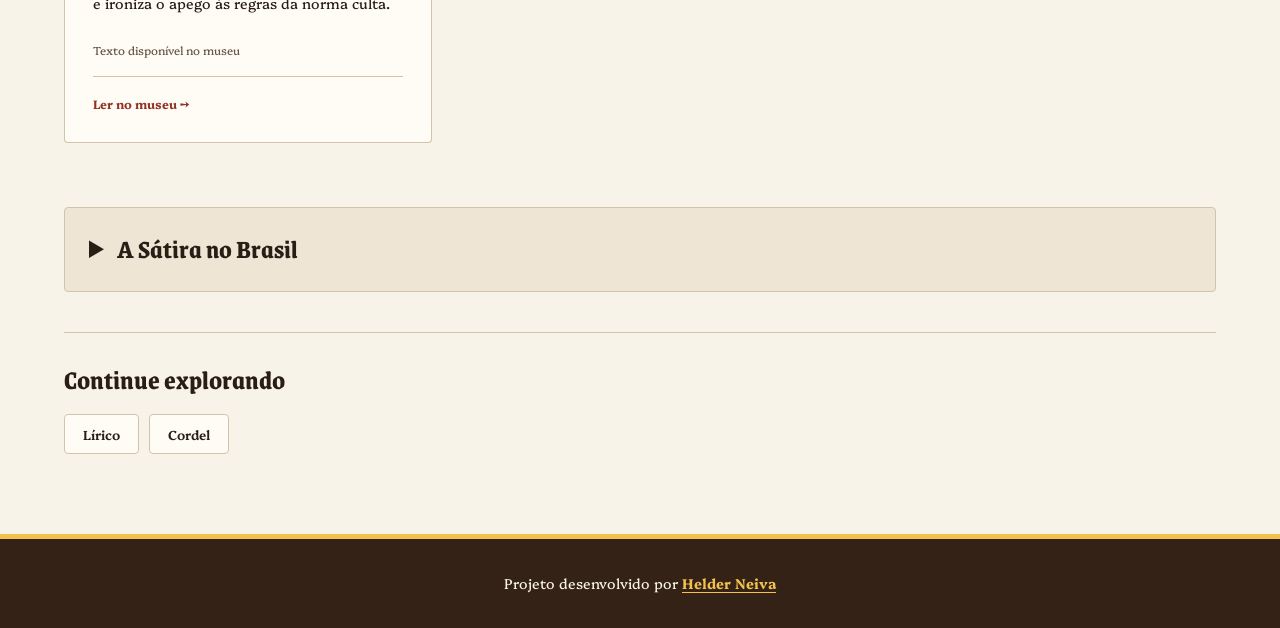
<file: projetos/museu-digital/satirico.html>
<!DOCTYPE html>
<html lang="pt-BR">
<head>
    <meta charset="UTF-8">
    <meta name="viewport" content="width=device-width, initial-scale=1.0">
    <meta name="color-scheme" content="light dark">

    <title>A Arte da Sátira | Museu da Poesia Digital</title>

    <meta name="description" content="Conheça a história da sátira na poesia brasileira, de Gregório de Matos a Oswald de Andrade.">

    <meta property="og:type" content="website">
    <meta property="og:locale" content="pt_BR">
    <meta property="og:site_name" content="Museu da Poesia Digital">
    <meta property="og:title" content="A Arte da Sátira | Museu da Poesia Digital">
    <meta property="og:description" content="Conheça a história da sátira na poesia brasileira, de Gregório de Matos a Oswald de Andrade.">

    <link rel="icon" href="favicon.ico" sizes="32x32">
    <link rel="icon" href="favicon.svg" type="image/svg+xml">
    <link rel="apple-touch-icon" href="apple-touch-icon.png">

    <meta name="theme-color" content="#4A2E16">

    <link rel="preload" href="fontes/Grenze-VariableFont_wght.ttf" as="font" type="font/ttf" crossorigin>
    <link rel="preload" href="fontes/Platypi-VariableFont_wght.ttf" as="font" type="font/ttf" crossorigin>

    <link rel="modulepreload" href="scripts/util.js">
    <link rel="modulepreload" href="dados/poemas.js">

    <link rel="stylesheet" href="estilos/base.css">
    <link rel="stylesheet" href="estilos/tema.css">
    <link rel="stylesheet" href="estilos/cards.css">
    <link rel="stylesheet" href="estilos/generos.css">

    <script src="scripts/tema.js"></script>
</head>

<body data-genero="satirico">
    <a href="#conteudo" class="skip-link">
        Ir para o conteúdo principal
    </a>

    <header>
        <a class="marca" href="index.html">
            Museu da Poesia Digital
        </a>

        <nav class="menu" id="menu-principal" aria-label="Navegação principal">
            <ul role="list">
                <li><a href="index.html">Início</a></li>
                <li><a href="lirico.html">Lírico</a></li>
                <li><a href="satirico.html" aria-current="page">Satírico</a></li>
                <li><a href="cordel.html">Cordel</a></li>
                <li><a href="index.html#sobre">Sobre</a></li>
            </ul>
        </nav>
    </header>

    <main id="conteudo">
        <h1 class="titulo-pagina">A Arte da Sátira</h1>

        <div class="busca" id="busca" role="search" hidden>
            <label for="busca-campo">Buscar nesta página</label>

            <input
                type="search"
                id="busca-campo"
                name="busca"
                maxlength="120"
                placeholder="Título, autor ou palavra do resumo"
                autocomplete="off"
            >

            <p class="busca-status" id="busca-status" role="status"></p>
        </div>

        <section class="introducao" aria-label="Introdução">
            <p>Entre o riso e a crítica, a sátira transforma os vícios e as contradições de uma sociedade em poesia. Na literatura brasileira, autores de diferentes épocas usaram a ironia e o humor para questionar costumes, poderes e valores.</p>

            <img src="imagens/satirico.svg" alt="" width="600" height="360">
        </section>

        <section class="historia" aria-labelledby="historia-titulo">
            <h2 id="historia-titulo">A Sátira no Brasil</h2>

            <p>A tradição satírica brasileira dialoga com modelos da Antiguidade clássica e com as cantigas de escárnio e maldizer do Trovadorismo ibérico. No século XVII, Gregório de Matos tornou-se uma de suas principais vozes, dirigindo críticas a governadores, clérigos, comerciantes e aos costumes da Bahia.</p>

            <p>No século XIX, Luís Gama fez da ironia uma arma contra o preconceito racial e as hipocrisias sociais. Na passagem para o século XX, Emílio de Menezes destacou-se pelo humor verbal e pelos trocadilhos. O Modernismo trouxe o poema-piada de Oswald de Andrade, que revisitou a história e os costumes brasileiros com concisão e irreverência.</p>

            <h3 id="tempo-titulo">Em linha do tempo</h3>

            <ol class="linha-do-tempo" role="list" aria-labelledby="tempo-titulo">
                <li><strong>Antiguidade e Idade Média</strong> Tradições de sátira e epigrama, e as cantigas de escárnio e maldizer.</li>
                <li><strong>Século XVII</strong> Gregório de Matos critica poderes e costumes da Bahia colonial.</li>
                <li><strong>Fim do século XVIII</strong> As <cite>Cartas Chilenas</cite>, atribuídas a Tomás Antônio Gonzaga, satirizam a administração colonial.</li>
                <li><strong>1859</strong> Luís Gama publica <cite>Primeiras Trovas Burlescas de Getulino</cite>.</li>
                <li><strong>Virada para o século XX</strong> Emílio de Menezes destaca-se com versos satíricos e trocadilhos.</li>
                <li><strong>Século XX</strong> Oswald de Andrade explora o poema-piada e a revisão crítica da história brasileira.</li>
            </ol>
        </section>

        <section class="subgeneros" aria-labelledby="subgeneros-titulo">
            <h2 id="subgeneros-titulo">Formas e Temas Satíricos</h2>

            <p>A <strong>sátira de costumes</strong> retrata hábitos, vícios e contradições sociais. O <strong>epigrama</strong> concentra uma ideia em poucos versos e pode apresentar um desfecho irônico ou inesperado. As obras desta página foram aproximadas dessas tradições por suas características formais e temáticas.</p>
        </section>

        <p class="nota-curadoria">As obras foram organizadas por afinidade temática e formal. Algumas dialogam com mais de uma categoria.</p>

        <nav class="indice-subgeneros" aria-label="Seções de poesia satírica">
            <ul role="list">
                <li><a href="#satira-de-costumes">Sátira de Costumes</a></li>
                <li><a href="#epigrama">Epigrama</a></li>
            </ul>
        </nav>

        <section id="satira-de-costumes" class="secao-subgenero" aria-labelledby="satira-de-costumes-titulo">
            <h2 id="satira-de-costumes-titulo">Sátira de Costumes</h2>

            <p>A vida cotidiana fornece à sátira assuntos como comércio, justiça, vaidade, hipocrisia e hierarquias sociais. Gregório de Matos explorou essas contradições na Bahia colonial. Luís Gama voltou sua crítica contra o preconceito e a desigualdade de uma sociedade escravista.</p>

            <p id="lista-satira-de-costumes" class="chamada-lista">
                Obras para explorar:
            </p>

            <ul class="lista-cards" id="cards-satira-de-costumes" role="list" aria-labelledby="lista-satira-de-costumes" data-sub="satira-de-costumes"></ul>

            <noscript>
                <p>Ative o JavaScript para visualizar o catálogo desta seção.</p>
            </noscript>
        </section>

        <section id="epigrama" class="secao-subgenero" aria-labelledby="epigrama-titulo">
            <h2 id="epigrama-titulo">Epigrama</h2>

            <p>O epigrama esteve inicialmente ligado às inscrições em monumentos e túmulos. Sua tradição literária também desenvolveu poemas breves, por vezes satíricos, em que a concisão fortalece o efeito final. Os poemas curtos e irônicos de Oswald de Andrade dialogam com esse espírito.</p>

            <p id="lista-epigrama" class="chamada-lista">
                Obras para explorar:
            </p>

            <ul class="lista-cards" id="cards-epigrama" role="list" aria-labelledby="lista-epigrama" data-sub="epigrama"></ul>

            <noscript>
                <p>Ative o JavaScript para visualizar o catálogo desta seção.</p>
            </noscript>
        </section>

        <nav class="outros-generos" aria-labelledby="outros-generos-titulo">
            <h2 id="outros-generos-titulo">Continue explorando</h2>

            <ul role="list">
                <li><a href="lirico.html">Lírico</a></li>
                <li><a href="cordel.html">Cordel</a></li>
            </ul>
        </nav>
    </main>

    <footer class="app-footer">
        <p>
            Projeto desenvolvido por
            <a href="https://github.com/helderneiva" target="_blank" rel="noopener noreferrer">
                Helder Neiva<span class="visually-hidden"> (abre em nova aba)</span>
            </a>
        </p>
    </footer>

    <script type="module" src="scripts/menu.js"></script>
    <script type="module" src="scripts/cards.js"></script>
    <script type="module" src="scripts/indice.js"></script>
</body>
</html>
</file>
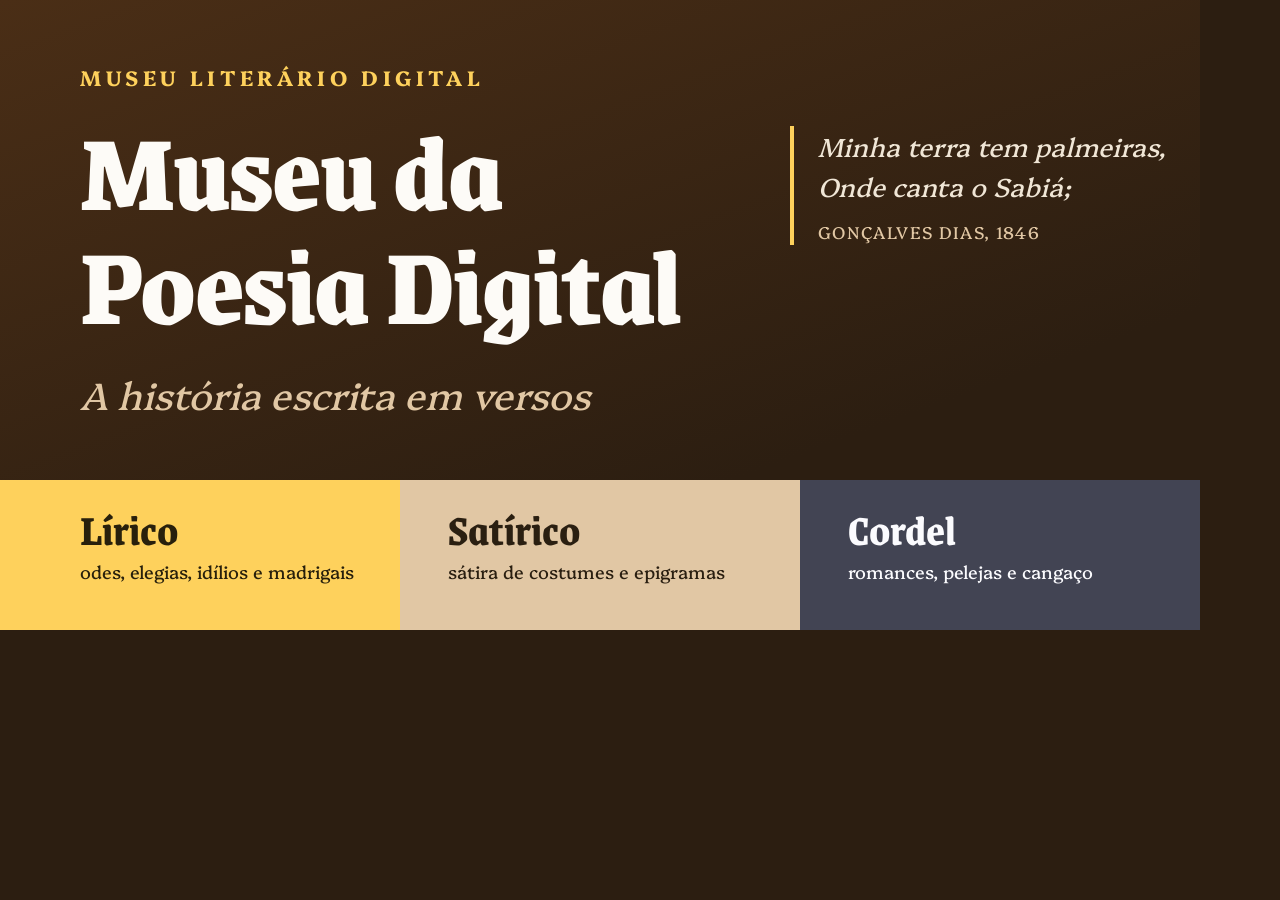
<file: projetos/museu-digital/imagens/capa-fonte.html>
<!DOCTYPE html>
<html lang="pt-BR">
<head>
<meta charset="UTF-8">
<title>Capa (og:image) do Museu da Poesia Digital</title>
<!-- Fonte da imagem capa.png (1200 x 630 px).
     Para reexportar com as fontes do site: coloque este arquivo em imagens/, abra pelo
     Live Server, deixe a janela com 1200 x 630 px e tire um print (ou use o DevTools:
     Ctrl+Shift+P > "Capture node screenshot" com o elemento .capa selecionado). -->
<style>
  @font-face { font-family: 'GrenzeSite'; src: url('../fontes/Grenze-VariableFont_wght.ttf') format('truetype'); font-weight: 100 900; }
  @font-face { font-family: 'PlatypiSite'; src: url('../fontes/Platypi-VariableFont_wght.ttf') format('truetype'); font-weight: 100 900; }
  * { margin: 0; padding: 0; box-sizing: border-box; }
  body { background: #2C1E11; }
  .capa {
    position: relative; width: 1200px; height: 630px; overflow: hidden;
    background: linear-gradient(160deg, #4A2E16 0%, #2C1E11 70%);
    color: #FDFBF7;
    font-family: 'PlatypiSite', 'Bitstream Charter', Charter, Georgia, serif;
  }
  .topo { position: absolute; left: 80px; top: 62px; right: 80px; }
  .selo {
    font-size: 21px; letter-spacing: 0.22em; text-transform: uppercase; font-weight: 700;
    color: #FED15C;
  }
  h1 {
    margin-top: 22px;
    font-family: 'GrenzeSite', 'Bitstream Charter', Charter, Georgia, serif;
    font-size: 112px; line-height: 1.02; font-weight: 800; letter-spacing: -0.01em;
  }
  .sub {
    margin-top: 26px; font-style: italic; font-size: 38px; color: #E1C7A4;
  }
  .verso {
    position: absolute; left: 790px; top: 126px; white-space: nowrap;
    padding-left: 24px; border-left: 4px solid #FED15C;
    font-style: italic; font-size: 26px; line-height: 1.55; color: #F0E6D6;
  }
  .verso small { display: block; margin-top: 12px; font-style: normal; font-size: 17px; letter-spacing: 0.08em; color: #E1C7A4; }
  .generos { position: absolute; left: 0; right: 0; bottom: 0; height: 150px; display: grid; grid-template-columns: repeat(3, 1fr); }
  .generos div { padding: 26px 24px 0 48px; }
  .generos div:first-child { padding-left: 80px; }
  .generos b { display: block; font-family: 'GrenzeSite', 'Bitstream Charter', Charter, Georgia, serif; font-size: 44px; line-height: 1.1; }
  .generos span { display: block; margin-top: 6px; font-size: 18px; line-height: 1.35; }
  .l { background: #FED15C; color: #28200C; }
  .s { background: #E1C7A4; color: #2A1F11; }
  .c { background: #424453; color: #FBFBFE; }
</style>
</head>
<body>
<div class="capa">
  <div class="topo">
    <div class="selo">Museu literário digital</div>
    <h1>Museu da<br>Poesia Digital</h1>
    <div class="sub">A história escrita em versos</div>
  </div>
  <div class="verso">Minha terra tem palmeiras,<br>Onde canta o Sabiá;<small>GONÇALVES DIAS, 1846</small></div>
  <div class="generos">
    <div class="l"><b>Lírico</b><span>odes, elegias, idílios e madrigais</span></div>
    <div class="s"><b>Satírico</b><span>sátira de costumes e epigramas</span></div>
    <div class="c"><b>Cordel</b><span>romances, pelejas e cangaço</span></div>
  </div>
</div>
</body>
</html>
</file>
<file: estilos/principal.css>
@charset "UTF-8";

/* Fontes locais */
@font-face {
    font-family: 'Space Grotesk Local';
    src: url('../fontes/SpaceGrotesk-VariableFont_wght.ttf') format('truetype');
    font-weight: 300 700;
    font-style: normal;
    font-display: swap;
}

@font-face {
    font-family: 'Inter Local';
    src: url('../fontes/Inter-VariableFont_opsz,wght.ttf') format('truetype');
    font-weight: 100 900;
    font-style: normal;
    font-display: swap;
}

/* Paleta e critérios comuns */
:root {
    --font-titulos: 'Space Grotesk Local', sans-serif;
    --font-textos: 'Inter Local', sans-serif;
    --fundo-principal: #101225;
    --fundo-card: #1a2038;
    --fundo-elevado: #252c48;
    --fundo-campo: #14192e;
    --fundo-hover: #303958;
    --borda: #394362;
    --borda-forte: #7583ad;
    --texto: #f2f3f7;
    --texto-secundario: #e1e7f5;
    --texto-botao-filtro: #e2e7fa;
    --destaque: #f0db4f;
    --destaque-inverso: #252710;
    --destaque-hover: #f8e879;
    --apoio: #c6a6ff;
    --apoio-suave: #30264a;
    --link: #d1bff1;
    --rosa: #f2acd3;
    --coral: #f3a18c;
    --realce-borda: #c587b2;
    --interacao-fundo: linear-gradient(135deg, #30264a, #3b273d);
    --icone-hover: linear-gradient(135deg, #4b2b86, #71386e);
    --foco: #f0db4f;
    --sombra: 0 16px 40px #00000026;
    --overlay: #080b1cdd;
    --duracao: 180ms;
    --neon-inicio: #b279ff;
    --neon-fim: #58f0ff;
    --neon-trilho: #10162c;
    --icone-fundo: #4b2b86;
    --icone-borda: #9965ef;
    --icone-cor: #e2cfff;
    --icone-sombra: #9b63ff30;
    --habilidade-fundo: linear-gradient(145deg, #252543 0%, #1b2038 58%, #252139 100%);
    --titulo-realce: #f8faff;
    --lilas-realce: #ceb7f3;
    --neon-brilho: #a76aff70;
    color-scheme: dark;
}

:root.light-mode {
    --fundo-principal: #f2f3f9;
    --fundo-card: #ffffff;
    --fundo-elevado: #e6e9f5;
    --fundo-campo: #f5f6fb;
    --fundo-hover: #e8e8f5;
    --borda: #cfd6e5;
    --borda-forte: #7784a5;
    --texto: #202642;
    --texto-secundario: #48536d;
    --texto-botao-filtro: #414e70;
    --destaque-hover: #f8e879;
    --apoio: #6941a4;
    --apoio-suave: #ece4f7;
    --link: #633c98;
    --rosa: #8c3269;
    --coral: #963f2b;
    --realce-borda: #a15887;
    --interacao-fundo: linear-gradient(135deg, #ece4f7, #f7e4ed);
    --icone-hover: linear-gradient(135deg, #e1d1ff, #f0d5e5);
    --foco: #6941a4;
    --sombra: 0 16px 40px #2026420f;
    --overlay: #151b35b8;
    --neon-inicio: #794eb2;
    --neon-fim: #247e99;
    --neon-trilho: #e1e5f0;
    --icone-fundo: #e1d1ff;
    --icone-borda: #ae86e5;
    --icone-cor: #6121ac;
    --icone-sombra: #8245ce20;
    --habilidade-fundo: linear-gradient(145deg, #eee7fa 0%, #f8f9ff 58%, #e8edf8 100%);
    --titulo-realce: #202642;
    --lilas-realce: #7145a6;
    --neon-brilho: #794eb220;
    color-scheme: light;
}

/* Base */
* {
    box-sizing: border-box;
}

body, h1, h2, h3, p, ul, dl, dd {
    margin: 0;
}

html {
    scroll-behavior: smooth;
    scroll-padding-top: 112px;
}

body {
    min-height: 100vh;
    background: var(--fundo-principal);
    color: var(--texto);
    font-family: var(--font-textos);
    line-height: 1.65;
}

body:has(dialog[open]) {
    overflow: hidden;
}

[hidden] {
    display: none !important;
}

button, input, textarea {
    font: inherit;
}

button, a {
    touch-action: manipulation;
    -webkit-tap-highlight-color: transparent;
}

button {
    cursor: pointer;
}

button:disabled {
    cursor: default;
}

a {
    color: var(--link);
    text-underline-offset: 4px;
}

:focus-visible {
    outline: 2px solid var(--foco);
    outline-offset: 4px;
}

::selection {
    background: var(--destaque);
    color: var(--destaque-inverso);
}

svg {
    width: 20px;
    height: 20px;
    flex: none;
}

h1, h2, h3 {
    font-family: var(--font-titulos);
    font-weight: 700;
    line-height: 1.2;
    overflow-wrap: anywhere;
    text-wrap: balance;
}

h2 {
    font-size: 2.25em;
    letter-spacing: -0.025em;
}

h3 {
    font-size: 1.25em;
    line-height: 1.3;
    letter-spacing: -0.015em;
}

.pular-conteudo {
    position: fixed;
    top: 12px;
    left: 16px;
    z-index: 1100;
    padding: 12px 18px;
    border-radius: 8px;
    background: var(--destaque);
    color: var(--destaque-inverso);
    transform: translateY(-180%);
}

.pular-conteudo:focus {
    transform: translateY(0);
}

/* Cabeçalho */
.cabecalho {
    position: sticky;
    top: 0;
    z-index: 20;
    border-bottom: 1px solid var(--borda);
    background: var(--fundo-principal);
}

.cabecalho-interno {
    display: flex;
    align-items: center;
    justify-content: space-between;
    gap: 24px;
    max-width: 1440px;
    min-height: 80px;
    margin: 0 auto;
    padding: 12px 40px;
}

.marca {
    display: inline-flex;
    align-items: center;
    gap: 12px;
    color: var(--texto);
    font-family: var(--font-titulos);
    line-height: 1.3;
    text-decoration: none;
}

.marca-simbolo {
    display: grid;
    place-items: center;
    width: 42px;
    height: 42px;
    border-radius: 10px;
    background: var(--destaque);
    color: var(--destaque-inverso);
    font-size: 1.2em;
    font-weight: 700;
    flex: none;
}

.autor, .link-texto {
    display: inline-flex;
    align-items: center;
    gap: 8px;
    font-size: 0.9375em;
    font-weight: 600;
    text-decoration: none;
}

.autor:hover, .link-texto:hover, footer a:hover {
    color: var(--rosa);
    text-decoration: underline;
}

/* Navegação */
nav#menu {
    position: fixed;
    top: 50%;
    left: 16px;
    z-index: 30;
    padding: 8px;
    border: 1px solid var(--borda);
    border-radius: 18px;
    background: var(--fundo-card);
    box-shadow: var(--sombra);
    transform: translateY(-50%);
}

nav#menu ul {
    display: flex;
    flex-direction: column;
    gap: 8px;
    padding: 0;
    list-style: none;
}

nav#menu a, nav#menu button {
    position: relative;
    display: flex;
    align-items: center;
    justify-content: center;
    width: 52px;
    height: 52px;
    padding: 0;
    border: 1px solid transparent;
    border-radius: 12px;
    background: transparent;
    color: var(--texto-secundario);
    text-decoration: none;
    transition: transform 200ms ease, background-color 200ms ease, color 200ms ease, border-color 200ms ease;
}

nav#menu a svg, nav#menu button svg {
    width: 24px;
    height: 24px;
}

nav#menu a.ativo {
    border-color: var(--realce-borda);
    background: var(--interacao-fundo);
    color: var(--destaque);
}

nav#menu a:hover, nav#menu button:hover,
nav#menu a:focus-visible, nav#menu button:focus-visible {
    border-color: var(--rosa);
    background: var(--interacao-fundo);
    color: var(--rosa);
    transform: translateX(4px);
}

.menu-rotulo {
    position: absolute;
    padding: 8px 12px;
    border: 1px solid var(--borda);
    border-radius: 8px;
    background: var(--fundo-card);
    font-size: 0.875em;
    font-weight: 500;
    white-space: nowrap;
    pointer-events: none;
}

/* Estrutura e apresentação */
main {
    max-width: 1440px;
    margin: 0 auto;
    padding: 0 40px 0 128px;
}

main > section {
    padding: 64px 0;
    border-bottom: 1px solid var(--borda);
}

.sobretitulo {
    margin-bottom: 12px;
    color: var(--coral);
    font-size: 0.875em;
    font-weight: 600;
    letter-spacing: 0.04em;
}

#apresentacao {
    display: grid;
    grid-template-columns: minmax(0, 1.3fr) minmax(300px, 1fr);
    align-items: center;
    gap: 40px;
    padding: 64px 0 72px;
}

#apresentacao h1 {
    font-size: 4em;
    line-height: 1.1;
    letter-spacing: -0.045em;
}

.apresentacao-chamada {
    margin-top: 24px;
    font-size: 1.125em;
    font-weight: 600;
}

.apresentacao-descricao {
    max-width: 600px;
    margin-top: 12px;
    color: var(--texto-secundario);
}

.apresentacao-acoes {
    display: flex;
    align-items: center;
    flex-wrap: wrap;
    gap: 20px;
    margin-top: 24px;
}

.secao-cabecalho {
    max-width: 760px;
    margin-bottom: 28px;
}

.secao-cabecalho h2 {
    margin-bottom: 16px;
}

.secao-cabecalho > p:last-child {
    color: var(--texto-secundario);
}

.botao-principal, .btn-enviar, .card-link {
    display: inline-flex;
    align-items: center;
    justify-content: center;
    gap: 10px;
    min-height: 48px;
    padding: 12px 18px;
    border: 1px solid var(--destaque);
    border-radius: 10px;
    background: var(--destaque);
    color: var(--destaque-inverso);
    font-size: 0.9375em;
    font-weight: 600;
    line-height: 1.5;
    text-align: center;
    text-decoration: none;
    transition: background-color var(--duracao), border-color var(--duracao);
}

.botao-principal:hover, .btn-enviar:hover:not(:disabled), .card-link:hover {
    border-color: var(--destaque-hover);
    background: var(--destaque-hover);
}

/* Filtros e projetos */
.filtros {
    display: flex;
    flex-wrap: wrap;
    gap: 8px;
    margin-bottom: 24px;
}

.btn-filtro {
    min-height: 44px;
    padding: 8px 16px;
    border: 1px solid var(--borda-forte);
    border-radius: 10px;
    background: transparent;
    color: var(--texto-botao-filtro);
    font-size: 0.9375em;
    font-weight: 500;
    transition: background-color var(--duracao), border-color var(--duracao);
}

.btn-filtro:hover {
    border-color: var(--rosa);
    background: var(--fundo-hover);
}

.btn-filtro.active {
    border-color: var(--destaque);
    background: var(--destaque);
    color: var(--destaque-inverso);
}

.grid-container {
    display: grid;
    grid-template-columns: repeat(auto-fit, minmax(min(100%, 320px), 1fr));
    gap: 24px;
    min-width: 0;
}

.card-projeto {
    display: flex;
    flex-direction: column;
    gap: 16px;
    width: 100%;
    max-width: 560px;
    min-width: 0;
    padding: 24px;
    overflow: hidden;
    border: 1px solid var(--borda);
    border-radius: 16px;
    background: var(--fundo-card);
    justify-self: center;
    transition: border-color var(--duracao), box-shadow var(--duracao);
}

.card-projeto:hover, .card-projeto:focus-within {
    border-color: var(--realce-borda);
    box-shadow: var(--sombra);
}

.card-imagem {
    position: relative;
    aspect-ratio: 16 / 9;
    margin: -24px -24px 4px;
    overflow: hidden;
    border-bottom: 1px solid var(--borda);
    background: var(--fundo-elevado);
}

.card-imagem img {
    display: block;
    width: 100%;
    height: 100%;
    object-fit: cover;
}

.card-imagem.sem-imagem::after {
    content: "{ }";
    position: absolute;
    inset: 0;
    display: grid;
    place-items: center;
    color: var(--apoio);
    font-size: 2.5em;
}

.card-tag {
    align-self: flex-start;
    padding: 4px 8px;
    border-radius: 6px;
    background: var(--apoio-suave);
    color: var(--apoio);
    font-size: 0.8125em;
    font-weight: 600;
}

.card-projeto h3 {
    min-height: 52px;
}

.card-projeto p {
    color: var(--texto-secundario);
    font-size: 1em;
    line-height: 1.65;
    overflow-wrap: anywhere;
}

.card-techs {
    display: flex;
    flex-wrap: wrap;
    gap: 6px;
    margin-top: auto;
    padding: 0;
    list-style: none;
}

.card-techs li {
    padding: 3px 8px;
    border: 1px solid var(--borda);
    border-radius: 6px;
    color: var(--texto-secundario);
    font-size: 0.8125em;
    line-height: 1.5;
}

.card-projeto > .card-link {
    width: 100%;
}

.card-projeto > .card-link:not(:last-child) {
    border-color: var(--borda-forte);
    background: var(--fundo-elevado);
    color: var(--texto);
}

.carrossel {
    display: grid;
    grid-template-columns: minmax(0, 1fr) auto auto;
    gap: 16px;
    min-width: 0;
}

.carrossel > .grid-container {
    grid-column: 1 / -1;
    grid-row: 1;
}

.carrossel-btn {
    display: none;
}

.modo-carrossel .grid-container {
    display: flex;
    gap: 24px;
    overflow-x: auto;
    padding: 4px 2px 20px;
    scroll-snap-type: x proximity;
}

.modo-carrossel .card-projeto {
    flex: 0 0 min(380px, 88%);
    scroll-snap-align: start;
}

.modo-carrossel .carrossel-btn {
    grid-column: 3;
    grid-row: 2;
    display: grid;
    place-items: center;
    width: 40px;
    height: 40px;
    border: 1px solid var(--borda-forte);
    border-radius: 10px;
    background: var(--fundo-card);
    color: var(--texto);
}

.modo-carrossel #carrossel-anterior {
    grid-column: 2;
}

.carrossel-btn:disabled {
    opacity: 0.4;
}

/* Habilidades e links para a página futura de proficiências */
.habilidades-grid {
    display: grid;
    grid-template-columns: repeat(3, minmax(0, 1fr));
    gap: 24px;
}

.habilidade-card {
    position: relative;
    display: flex;
    flex-direction: column;
    gap: 16px;
    min-width: 0;
    padding: 24px;
    border: 1px solid var(--borda);
    border-radius: 16px;
    background: var(--habilidade-fundo);
    transition: border-color 200ms ease, box-shadow 200ms ease;
}

.habilidade-link {
    color: inherit;
    text-decoration: none;
}

.habilidade-link::after {
    content: "";
    position: absolute;
    inset: 0;
    z-index: 1;
    border-radius: 16px;
}

.habilidade-link:focus-visible {
    outline: none;
}

.habilidade-link:focus-visible::after {
    outline: 2px solid var(--foco);
    outline-offset: 4px;
}

.habilidade-card:hover, .habilidade-card:focus-within {
    border-color: var(--realce-borda);
    box-shadow: 0 8px 24px #100b2826;
}

.habilidade-card:hover .habilidade-link, .habilidade-card:focus-within .habilidade-link {
    text-decoration: underline;
    text-decoration-color: var(--rosa);
    text-underline-offset: 5px;
}

.habilidade-icone {
    display: grid;
    place-items: center;
    width: 44px;
    height: 44px;
    border: 1px solid var(--icone-borda);
    border-radius: 10px;
    background: var(--icone-fundo);
    color: var(--icone-cor);
    box-shadow: 0 0 16px var(--icone-sombra);
}

.habilidade-card:hover .habilidade-icone, .habilidade-card:focus-within .habilidade-icone {
    border-color: var(--realce-borda);
    background: var(--icone-hover);
}

.habilidade-icone svg {
    width: 24px;
    height: 24px;
    stroke-width: 2;
}

.habilidade-descricao, .habilidade-exemplo {
    color: var(--texto-secundario);
    font-size: 1em;
    line-height: 1.65;
}

.habilidade-exemplo {
    padding-left: 12px;
    border-left: 2px solid var(--apoio);
}

.habilidade-exemplo strong {
    display: block;
    margin-bottom: 8px;
    color: var(--texto);
    font-size: 0.9375em;
    font-weight: 600;
}

.habilidade-tecnologias {
    margin-top: auto;
    color: var(--apoio);
    font-size: 0.875em;
    line-height: 1.5;
}

.habilidade-progresso {
    padding-top: 16px;
    border-top: 1px solid var(--borda);
}

.habilidade-medida {
    display: flex;
    flex-wrap: wrap;
    justify-content: space-between;
    gap: 8px;
    margin-bottom: 10px;
    color: var(--texto-secundario);
    font-size: 0.875em;
}

.habilidade-medida > span:first-child {
    color: var(--texto);
    font-weight: 500;
}

.habilidade-medida > span:last-child {
    color: var(--apoio);
    font-weight: 600;
}

.habilidade-barra, .barra-pendente, .barra-neon {
    display: block;
    width: 100%;
    height: 16px;
    border: 0;
    border-radius: 12px;
    background: var(--neon-trilho);
    box-shadow: inset 0 1px 3px #00000033;
}

.habilidade-barra::-webkit-meter-bar {
    border: 0;
    background: var(--neon-trilho);
}

.habilidade-barra::-webkit-meter-optimum-value {
    background: linear-gradient(90deg, var(--neon-inicio), var(--neon-fim));
}

.habilidade-barra::-moz-meter-bar {
    background: linear-gradient(90deg, var(--neon-inicio), var(--neon-fim));
}

.barra-neon {
    position: relative;
}

.barra-neon-preenchimento {
    display: block;
    width: 0;
    max-width: 100%;
    height: 100%;
    border-radius: inherit;
    background: linear-gradient(90deg, var(--neon-inicio), var(--neon-fim));
    box-shadow: 0 0 8px var(--neon-brilho);
}

.barra-neon > .habilidade-barra {
    position: absolute;
    width: 1px;
    height: 1px;
    margin: -1px;
    overflow: hidden;
    clip-path: inset(50%);
}

.niveis-legenda {
    margin-top: 24px;
    padding: 0 24px;
    border: 1px solid var(--borda);
    border-radius: 16px;
    background: var(--fundo-card);
}

.niveis-legenda summary {
    padding: 18px 0;
    color: var(--apoio);
    font-size: 1em;
    font-weight: 600;
    cursor: pointer;
}

.niveis-legenda summary:hover {
    color: var(--coral);
}

.niveis-legenda > p {
    padding-bottom: 20px;
    color: var(--texto-secundario);
}

.niveis-lista {
    display: grid;
    grid-template-columns: repeat(2, minmax(0, 1fr));
    gap: 24px;
    padding-bottom: 24px;
}

.niveis-lista dt {
    margin-bottom: 8px;
    color: var(--texto);
    font-weight: 600;
}

.niveis-lista dd {
    color: var(--texto-secundario);
}

/* Contato */
#contato {
    display: grid;
    grid-template-columns: minmax(0, 0.9fr) minmax(0, 1.1fr);
    align-items: start;
    gap: 48px;
    border-bottom: 0;
}

.contato-apresentacao h2 {
    margin-bottom: 20px;
}

.contato-apresentacao > p:not(.sobretitulo) {
    max-width: 480px;
    color: var(--texto-secundario);
}

.contato-apresentacao .link-texto {
    margin-top: 24px;
}

.formulario-bloco {
    padding: 24px;
    border: 1px solid var(--borda);
    border-radius: 16px;
    background: var(--fundo-card);
}

#form-contato {
    display: grid;
    grid-template-columns: repeat(2, minmax(0, 1fr));
    gap: 20px;
}

.campo-mensagem, .aviso-contato, .btn-enviar {
    grid-column: 1 / -1;
}

.input-grupo {
    display: flex;
    flex-direction: column;
    min-width: 0;
    gap: 8px;
}

.input-grupo label {
    font-size: 0.9375em;
    font-weight: 500;
}

.input-grupo input, .input-grupo textarea {
    width: 100%;
    min-height: 48px;
    padding: 12px 14px;
    border: 1px solid var(--borda-forte);
    border-radius: 10px;
    background: var(--fundo-campo);
    color: var(--texto);
    font-size: 1em;
    line-height: 1.5;
}

.input-grupo input::placeholder, .input-grupo textarea::placeholder {
    color: var(--texto-secundario);
    opacity: 1;
}

.input-grupo textarea {
    min-height: 160px;
    resize: vertical;
}

.aviso-contato {
    color: var(--texto-secundario);
    font-size: 0.875em;
    line-height: 1.5;
}

.btn-enviar:disabled {
    opacity: 0.65;
    cursor: wait;
}

footer {
    display: flex;
    justify-content: space-between;
    align-items: center;
    flex-wrap: wrap;
    gap: 16px;
    max-width: 1440px;
    margin: 0 auto;
    padding: 24px 40px 32px 128px;
    border-top: 1px solid var(--borda);
    color: var(--texto-secundario);
    font-size: 0.875em;
}

footer p span {
    margin: 0 8px;
    color: var(--apoio);
}

/* Modal: aproveita a área disponível sem escalar os projetos */
dialog#modal {
    width: fit-content;
    max-width: 100%;
    max-height: 100dvh;
    margin: auto;
    padding: 0;
    overflow: visible;
    border: 0;
    background: transparent;
    color: var(--texto);
}

dialog#modal::backdrop {
    background: var(--overlay);
}

.modal-conteudo {
    position: relative;
    display: flex;
    flex-direction: column;
    width: min(92vw, 520px);
    max-height: 92dvh;
    padding: 24px;
    overflow: hidden;
    border: 1px solid var(--borda);
    border-radius: 16px;
    background: var(--fundo-card);
    box-shadow: var(--sombra);
}

.modal-conteudo.modal-largo {
    width: calc(100vw - 24px);
    max-width: 1600px;
    height: calc(100dvh - 24px);
    max-height: calc(100dvh - 24px);
    padding: 12px;
    border-radius: 12px;
}

.modal-fechar {
    position: absolute;
    top: 12px;
    right: 12px;
    z-index: 1;
    display: grid;
    place-items: center;
    width: 44px;
    height: 44px;
    padding: 0;
    border: 1px solid var(--borda-forte);
    border-radius: 10px;
    background: var(--fundo-elevado);
    color: var(--texto);
}

#modal-corpo {
    display: flex;
    flex-direction: column;
    flex: 1;
    gap: 16px;
    min-height: 0;
    padding: 4px;
    overflow-y: auto;
}

#modal-corpo h2 {
    min-height: 40px;
    padding-right: 52px;
    font-size: 1.5em;
    line-height: 1.4;
}

#modal-corpo > p {
    color: var(--texto-secundario);
}

.modal-largo #modal-corpo {
    gap: 10px;
    padding: 0;
    overflow: hidden;
}

.modal-largo #modal-corpo h2 {
    min-height: 36px;
    padding: 2px 52px 2px 4px;
    font-size: 1.125em;
    line-height: 1.5;
}

.modal-largo .modal-fechar {
    top: 8px;
    right: 8px;
    width: 36px;
    height: 36px;
}

.modal-largo #modal-corpo > div {
    display: flex;
    flex-direction: column;
    flex: 1;
    gap: 8px;
    min-height: 0;
}

.modal-iframe {
    flex: 1;
    min-height: 0;
    width: 100%;
    border: 1px solid var(--borda);
    border-radius: 10px;
    background: var(--fundo-campo);
}

.modal-iframe + .card-link {
    flex: none;
    min-height: 36px;
    padding: 6px 12px;
    border-color: var(--borda-forte);
    background: var(--fundo-elevado);
    color: var(--texto);
    font-size: 0.875em;
}

.mensagem-vazia {
    padding: 20px 0;
    color: var(--texto-secundario);
}

.grid-container > .mensagem-vazia, .grid-container > .estado-erro {
    grid-column: 1 / -1;
}

.estado-erro {
    display: flex;
    flex-direction: column;
    align-items: flex-start;
    gap: 16px;
    padding: 24px;
    border: 1px solid var(--borda);
    border-left: 3px solid var(--apoio);
    border-radius: 12px;
    background: var(--fundo-card);
}

.modo-carrossel .mensagem-vazia, .modo-carrossel .estado-erro {
    flex: 1 0 100%;
}

/* Proporções da frente do cartão */
.assinatura-visual {
    min-width: 0;
    padding: 24px;
    border: 1px solid var(--borda);
    border-radius: 24px;
}

.assinatura-indice {
    display: block;
}

.assinatura-js {
    display: flex;
    align-items: center;
    height: 153.6px;
    padding: 24px 0;
}

.assinatura-base {
    display: flex;
    align-items: center;
    justify-content: space-between;
    gap: 12px;
    padding-top: 16px;
    border-top: 1px solid var(--borda);
}

/* Responsividade */
@media (max-width: 1100px) {
    .habilidades-grid {
        grid-template-columns: repeat(2, minmax(0, 1fr));
    }

    #contato {
        grid-template-columns: 1fr;
        gap: 32px;
    }
}

@media (max-width: 1100px) {
    #apresentacao {
        grid-template-columns: 1fr;
        gap: 40px;
    }

    .assinatura-cartao {
        max-width: 440px;
        justify-self: start;
    }
}

@media (max-width: 768px) {
    h2 {
        font-size: 2em;
    }

    .cabecalho-interno {
        min-height: 72px;
        gap: 16px;
        padding: 12px 20px;
    }

    .marca {
        font-size: 0.875em;
    }

    .autor {
        font-size: 0.8125em;
    }

    main {
        padding: 0 20px;
    }

    main > section {
        padding: 48px 0;
    }

    #apresentacao {
        padding: 48px 0;
    }

    #apresentacao h1 {
        font-size: 3em;
    }

    .habilidades-grid {
        grid-template-columns: 1fr;
    }

    .niveis-lista, #form-contato {
        grid-template-columns: 1fr;
    }

    .assinatura-visual {
        padding: 20px;
    }

    .assinatura-js {
        height: 128px;
        padding: 20px 0;
    }

    .formulario-bloco, .habilidade-card {
        padding: 20px;
    }

    footer {
        padding: 24px 20px 32px;
    }

    .modal-conteudo.modal-largo {
        width: calc(100vw - 12px);
        height: calc(100dvh - 12px);
        max-height: calc(100dvh - 12px);
        padding: 10px;
    }
}

@media (max-width: 420px) {
    #apresentacao h1 {
        font-size: 2.5em;
    }

    .autor {
        gap: 4px;
    }

    .marca {
        gap: 8px;
    }

    .marca-simbolo {
        width: 36px;
        height: 36px;
    }
}

/* Identidade do cartão e gradiente do H1 */
:root {
    --duracao-gradiente-h1: 10s;
    --h1-gradiente: linear-gradient(115deg, #f8faff 5%, #d6c8ff 35%, #e8b1d4 68%, #f3b19c 100%);
    --cartao-gradiente: linear-gradient(115deg, #7533d4 0%, #8528b9 30%, #ac267a 65%, #cf544c 100%);
    --cartao-velatura: linear-gradient(#00000047, #00000047);
    --cartao-titulo: #ffffff;
    --cartao-corpo: #fff8f2;
    --cartao-acento: #f0db4f;
    --cartao-borda: #efbfd680;
    --cartao-divisoria: #fff8f259;
    --cartao-sombra: 0 24px 40px -14px #030719b3, 0 8px 18px -10px #b12b7852, inset 0 1px 0 #ffffff40;
    --cartao-texto-sombra: 0 1px 3px #260b364d;
    --cartao-desenho: url("data:image/svg+xml,%3Csvg%20xmlns%3D%22http%3A%2F%2Fwww.w3.org%2F2000%2Fsvg%22%20viewBox%3D%220%200%20500%20280%22%20fill%3D%22none%22%3E%3Cg%20stroke%3D%22%23FFF8F2%22%20stroke-width%3D%221.5%22%3E%3Cpath%20d%3D%22M28%2024H155V43M0%20107H27V78H295V125H454M258%2048H368V75H395M427%2075H468V43H500M22%20170H132V152H408V177H482V241H372V254H265M22%20170V223H46%22%2F%3E%3Crect%20x%3D%2223%22%20y%3D%2219%22%20width%3D%2210%22%20height%3D%2210%22%20rx%3D%221%22%2F%3E%3Crect%20x%3D%2217%22%20y%3D%22165%22%20width%3D%2210%22%20height%3D%2210%22%20rx%3D%221%22%2F%3E%3Crect%20x%3D%22290%22%20y%3D%2273%22%20width%3D%2210%22%20height%3D%2210%22%20rx%3D%221%22%2F%3E%3Crect%20x%3D%22477%22%20y%3D%22236%22%20width%3D%2210%22%20height%3D%2210%22%20rx%3D%221%22%2F%3E%3Cpath%20d%3D%22M402%2069L396%2075L402%2081M416%2069L422%2075L416%2081%22%2F%3E%3C%2Fg%3E%3Cg%20stroke%3D%22%23F0DB4F%22%20stroke-width%3D%221.6%22%3E%3Cpath%20d%3D%22M447%20125L454%20118L461%20125L454%20132Z%22%2F%3E%3Cpath%20d%3D%22M26%2024H31M20%20170H25M293%2078H298M480%20241H485%22%2F%3E%3C%2Fg%3E%3C%2Fsvg%3E");
}

:root.light-mode {
    --h1-gradiente: linear-gradient(115deg, #202642 5%, #59408b 35%, #8c3269 68%, #963f2b 100%);
    --cartao-sombra: 0 24px 40px -14px #26304d66, 0 8px 18px -10px #b12b783d, inset 0 1px 0 #ffffff40;
}

/* Somente as cores do título se movimentam. */
#apresentacao h1 {
    width: fit-content;
    max-width: 100%;
    color: var(--titulo-realce);
    text-shadow: none;
}

#apresentacao h1 span {
    color: inherit;
    text-shadow: none;
}

@supports ((background-clip: text) or (-webkit-background-clip: text)) {
    #apresentacao h1 {
        background-image: var(--h1-gradiente);
        background-clip: text;
        -webkit-background-clip: text;
        color: transparent;
        -webkit-text-fill-color: transparent;
        background-size: 220% 220%;
        background-position: 0% 50%;
        animation: percurso-gradiente var(--duracao-gradiente-h1) ease-in-out infinite alternate;
    }
}

@keyframes percurso-gradiente {
    from { background-position: 0% 50%; }
    to { background-position: 100% 50%; }
}

/* Legendas do menu: entrada mais lenta que a resposta dos ícones. */
nav#menu .menu-rotulo {
    left: calc(100% + 24px);
    top: 50%;
    color: var(--titulo-realce);
    opacity: 0;
    visibility: hidden;
    transform: translate(-6px, -50%);
    transition: opacity 200ms ease, transform 200ms ease, visibility 0s linear 200ms;
}

nav#menu a:hover .menu-rotulo,
nav#menu button:hover .menu-rotulo,
nav#menu a:focus-visible .menu-rotulo,
nav#menu button:focus-visible .menu-rotulo {
    opacity: 1;
    visibility: visible;
    transform: translate(0, -50%);
    transition: opacity 450ms ease 250ms, transform 450ms ease 250ms, visibility 0s linear 250ms;
}

nav#menu a.ativo::before {
    content: "";
    position: absolute;
    left: -1px;
    width: 3px;
    height: 18px;
    border-radius: 4px;
    background: linear-gradient(var(--rosa), var(--coral));
}

/* A inclinação fica no suporte; somente o rotor vira. */
.assinatura-cartao {
    display: block;
    width: 100%;
    min-width: 0;
    padding: 0;
    border: 0;
    border-radius: 24px;
    background: transparent;
    color: var(--cartao-titulo);
    font: inherit;
    text-align: left;
    cursor: pointer;
    perspective: 1200px;
    container-type: inline-size;
    transform: rotateZ(3deg);
    -webkit-tap-highlight-color: transparent;
}

.assinatura-cartao:focus-visible {
    outline: 2px solid var(--rosa);
    outline-offset: 8px;
}

.cartao-rotor {
    position: relative;
    display: block;
    transform-style: preserve-3d;
    transform: rotateY(0deg);
    transition: transform 850ms cubic-bezier(0.22, 0.68, 0.2, 1);
}

.assinatura-cartao.esta-virado .cartao-rotor {
    transform: rotateY(180deg);
}

.assinatura-cartao .cartao-face {
    position: relative;
    display: block;
    width: 100%;
    min-width: 0;
    overflow: hidden;
    border-color: var(--cartao-borda);
    background-color: #7533d4;
    background-image: var(--cartao-velatura), var(--cartao-gradiente);
    background-size: 100% 100%, 220% 220%;
    background-position: 0% 50%;
    backface-visibility: hidden;
    -webkit-backface-visibility: hidden;
    box-shadow: var(--cartao-sombra);
    animation: percurso-gradiente calc(var(--duracao-gradiente-h1) / 2) ease-in-out infinite alternate;
    transition: border-color 220ms ease, box-shadow 220ms ease;
}

/* Circuito vetorial discreto por toda a superfície. */
.assinatura-cartao .cartao-face::before {
    content: "";
    position: absolute;
    inset: 0;
    z-index: 0;
    background: var(--cartao-desenho) center / 100% 100% no-repeat;
    opacity: 0.16;
    pointer-events: none;
}

.assinatura-cartao .cartao-verso::before {
    opacity: 0.12;
}

.cartao-face > span {
    position: relative;
    z-index: 1;
}

.assinatura-cartao .cartao-face::after {
    content: "";
    position: absolute;
    top: 24px;
    left: 0;
    width: 3px;
    height: 24px;
    border-radius: 0 3px 3px 0;
    background: var(--cartao-acento);
    pointer-events: none;
}

.assinatura-cartao .assinatura-indice {
    color: var(--cartao-corpo);
    font-size: 0.9375em;
    font-weight: 600;
    line-height: 1.5;
    letter-spacing: 0.035em;
    text-shadow: var(--cartao-texto-sombra);
}

/* Monograma local: curvas suaves e terminais retos. */
.assinatura-cartao .assinatura-js {
    display: flex;
    color: var(--cartao-titulo);
}

.assinatura-js .monograma-js {
    display: block;
    width: 128px;
    height: 88px;
    max-width: 100%;
    overflow: visible;
    filter: drop-shadow(0 2px 2px #260b362e);
}

.monograma-ponto {
    fill: var(--cartao-acento);
}

.assinatura-cartao .assinatura-base {
    border-top-color: var(--cartao-divisoria);
    color: var(--cartao-corpo);
    font-size: 0.9375em;
    font-weight: 600;
    line-height: 1.6;
    text-shadow: var(--cartao-texto-sombra);
}

/* Verso: mesmas dimensões e mesma inclinação da frente. */
.assinatura-cartao .cartao-verso {
    position: absolute;
    inset: 0;
    display: flex;
    flex-direction: column;
    justify-content: space-between;
    gap: 8px;
    height: 100%;
    color: var(--cartao-titulo);
    transform: rotateY(180deg);
}

.verso-titulo {
    display: block;
    color: var(--cartao-titulo);
    font-family: var(--font-titulos);
    font-size: 1em;
    font-size: clamp(1em, 4.2cqw, 1.1875em);
    font-weight: 700;
    line-height: 1.4;
    letter-spacing: -0.035em;
    white-space: nowrap;
    text-shadow: var(--cartao-texto-sombra);
}

.verso-seta {
    color: var(--cartao-titulo);
    font-weight: 500;
}

.verso-percurso {
    display: grid;
    grid-template-columns: repeat(3, minmax(0, 1fr));
    gap: 10px;
    color: var(--cartao-titulo);
    font-size: 0.9375em;
    font-weight: 600;
    line-height: 1.5;
    overflow-wrap: anywhere;
    text-shadow: var(--cartao-texto-sombra);
}

.verso-percurso > span {
    padding-top: 8px;
    border-top: 1px solid var(--cartao-divisoria);
}

.verso-percurso b {
    display: block;
    margin-bottom: 4px;
    color: var(--cartao-corpo);
    font-size: 0.9375em;
    font-weight: 600;
}

.verso-conteudo {
    display: grid;
    grid-template-columns: minmax(0, 1fr);
    gap: 10px;
}

.verso-nota {
    color: var(--cartao-corpo);
    font-size: 1em;
    font-weight: 500;
    line-height: 1.6;
    text-shadow: var(--cartao-texto-sombra);
}

.verso-assinatura {
    display: block;
    padding-top: 8px;
    border-top: 1px solid var(--cartao-divisoria);
    color: var(--cartao-corpo);
    font-size: 0.875em;
    font-weight: 500;
    line-height: 1.5;
    text-shadow: var(--cartao-texto-sombra);
}

@media (hover: hover) {
    .assinatura-cartao:hover .cartao-face {
        border-color: #fff8f2b3;
        box-shadow: 0 28px 44px -14px #030719b3, 0 10px 22px -12px #b12b7852, inset 0 1px 0 #ffffff40;
    }
}

@media (max-width: 768px) {
    .assinatura-cartao {
        max-width: 380px;
        justify-self: center;
        transform: rotateZ(2deg);
    }

    .assinatura-js .monograma-js {
        width: 108px;
        height: 74px;
    }

    .verso-nota {
        line-height: 1.5;
    }
}

@media (max-width: 420px) {
    .assinatura-cartao .cartao-face {
        padding: 16px;
    }

    .verso-titulo {
        font-size: 0.9375em;
    }

    .verso-percurso {
        font-family: var(--font-titulos);
        font-size: 0.8125em;
        letter-spacing: -0.02em;
    }

    .verso-nota {
        font-size: 0.875em;
    }
}

/* Menu inferior em telas pequenas ou com pouca altura. */
@media (max-width: 768px), (max-height: 520px) {
    body {
        padding-bottom: 96px;
    }

    nav#menu {
        top: auto;
        bottom: 12px;
        bottom: calc(12px + env(safe-area-inset-bottom));
        left: 50%;
        transform: translateX(-50%);
    }

    nav#menu ul {
        flex-direction: row;
        gap: 6px;
    }

    nav#menu a, nav#menu button {
        width: 44px;
        height: 44px;
    }

    nav#menu a svg, nav#menu button svg {
        width: 20px;
        height: 20px;
    }

    nav#menu a:hover, nav#menu button:hover,
    nav#menu a:focus-visible, nav#menu button:focus-visible {
        transform: translateY(-3px);
    }

    nav#menu .menu-rotulo {
        top: auto;
        bottom: calc(100% + 16px);
        left: 50%;
        transform: translate(-50%, 6px);
    }

    nav#menu a:hover .menu-rotulo,
    nav#menu button:hover .menu-rotulo,
    nav#menu a:focus-visible .menu-rotulo,
    nav#menu button:focus-visible .menu-rotulo {
        transform: translate(-50%, 0);
    }

    nav#menu a.ativo::before {
        top: -1px;
        left: 50%;
        width: 18px;
        height: 3px;
        transform: translateX(-50%);
    }
}

@media (min-width: 769px) and (max-height: 520px) {
    main { padding-left: 40px; }
    footer { padding-left: 40px; }
}

@media (prefers-reduced-motion: reduce) {
    html { scroll-behavior: auto; }

    #apresentacao h1,
    .assinatura-cartao .cartao-face {
        animation: none;
        background-position: 50% 50%;
    }

    .cartao-rotor,
    .assinatura-cartao .cartao-face,
    nav#menu a, nav#menu button,
    nav#menu .menu-rotulo,
    nav#menu a:hover .menu-rotulo,
    nav#menu button:hover .menu-rotulo,
    nav#menu a:focus-visible .menu-rotulo,
    nav#menu button:focus-visible .menu-rotulo {
        transition: none;
    }

    nav#menu a:hover, nav#menu button:hover,
    nav#menu a:focus-visible, nav#menu button:focus-visible {
        transform: none;
    }
}

@media (forced-colors: active) {
    #apresentacao h1,
    #apresentacao h1 span {
        background-image: none;
        color: CanvasText;
        -webkit-text-fill-color: CanvasText;
    }

    .assinatura-cartao .cartao-face {
        background: Canvas;
        color: CanvasText;
        border-color: CanvasText;
        box-shadow: none;
        --cartao-titulo: CanvasText;
        --cartao-corpo: CanvasText;
        --cartao-acento: Highlight;
        --cartao-divisoria: CanvasText;
        --cartao-texto-sombra: none;
    }

    .assinatura-cartao .cartao-face::before,
    .assinatura-cartao .cartao-face::after {
        display: none;
    }

    .monograma-js { filter: none; }

    .barra-neon {
        border: 1px solid CanvasText;
        background: Canvas;
    }

    .barra-neon-preenchimento {
        background: Highlight;
        box-shadow: none;
        forced-color-adjust: none;
    }
}
</file>
<file: projetos/museu-digital/estilos/base.css>
@charset "UTF-8";

@font-face {
    font-family: "Grenze";
    src: url("../fontes/Grenze-VariableFont_wght.ttf") format("truetype");
    font-weight: 100 900;
    font-style: normal;
    font-display: swap;
}

@font-face {
    font-family: "Platypi";
    src: url("../fontes/Platypi-VariableFont_wght.ttf") format("truetype");
    font-weight: 300 800;
    font-style: normal;
    font-display: swap;
}

:root {
    --fonte-titulo: "Grenze", Georgia, serif;
    --fonte-texto: "Platypi", Georgia, serif;

    --papel: #F8F3E8;
    --tinta: #291D16;
    --madeira: #352216;
    --dourado: #F2C14E;

    --fundo-principal: var(--papel);
    --fundo-card: #FFFCF5;
    --superficie: #EEE5D5;
    --texto: var(--tinta);
    --texto-inverso: #F8F3E8;
    --texto-suave: #66564A;
    --destaque: #85401F;
    --destaque-inverso: var(--madeira);
    --borda: #D2C3AD;
    --foco: #85401F;

    --cor-lirico: #F2C14E;
    --cor-satirico: #A43D2D;
    --cor-cordel: #35465C;

    --raio: 4px;
    --largura-max: 75em;
    --medida: 65ch;
    --tamanho-h1: clamp(2.6em, 6vw, 5em);

    --margem-lateral: max(
        clamp(20px, 5vw, 72px),
        calc((100% - var(--largura-max)) / 2)
    );
}

*,
*::before,
*::after {
    box-sizing: border-box;
    margin: 0;
    padding: 0;
}

[hidden] {
    display: none !important;
}

html {
    scroll-padding-top: 2em;
}

body {
    display: flex;
    flex-direction: column;
    min-height: 100vh;
    min-height: 100dvh;
    background: var(--fundo-principal);
    color: var(--texto);
    font-family: var(--fonte-texto);
    font-size: 1em;
    font-weight: 400;
    line-height: 1.75;
}

img {
    display: block;
    max-width: 100%;
    height: auto;
}

button,
input,
select,
textarea {
    font: inherit;
}

button {
    cursor: pointer;
}

a {
    color: var(--destaque);
    text-underline-offset: 0.2em;
}

a,
button,
input,
summary {
    -webkit-tap-highlight-color: transparent;
}

:focus-visible {
    outline: 3px solid var(--foco);
    outline-offset: 5px;
}

::selection {
    background: #F2C14E;
    color: #291D16;
}

h1,
h2,
h3,
h4 {
    font-family: var(--fonte-titulo);
    line-height: 1.08;
    text-wrap: balance;
}

h1 {
    margin-bottom: 24px;
    font-size: var(--tamanho-h1);
    font-weight: 800;
}

h2 {
    margin-bottom: 20px;
    font-size: clamp(2em, 4vw, 3em);
    font-weight: 700;
}

h3 {
    margin-bottom: 12px;
    font-size: 1.6em;
    font-weight: 700;
}

h4 {
    margin-bottom: 8px;
    font-size: 1.2em;
}

main p + p {
    margin-top: 16px;
}

main {
    flex: 1;
    min-width: 0;
    padding: 56px var(--margem-lateral) 80px;
}

.skip-link {
    position: fixed;
    top: -120px;
    left: 20px;
    z-index: 100;
    padding: 12px 20px;
    background: #F2C14E;
    color: #291D16;
    font-weight: 700;
    text-decoration: none;
}

.skip-link:focus {
    top: 16px;
}

.visually-hidden {
    position: absolute;
    width: 1px;
    height: 1px;
    padding: 0;
    margin: -1px;
    overflow: hidden;
    clip: rect(0, 0, 0, 0);
    clip-path: inset(50%);
    white-space: nowrap;
    border: 0;
}

/* Cabeçalho: a assinatura visual é igual em todas as páginas. */

body > header {
    display: flex;
    flex-wrap: wrap;
    align-items: center;
    justify-content: space-between;
    gap: 16px 28px;
    padding: 24px var(--margem-lateral);
    background: #352216;
    color: #F8F3E8;
    border-bottom: 1px solid #6B5137;
}

.marca {
    max-width: 12em;
    color: #F8F3E8;
    font-family: var(--fonte-titulo);
    font-size: 1.85em;
    font-weight: 800;
    line-height: 1;
    text-decoration: none;
}

.marca::before {
    content: "";
    display: inline-block;
    width: 0.35em;
    height: 0.85em;
    margin-right: 10px;
    background: #F2C14E;
    vertical-align: -0.05em;
}

.marca:hover {
    color: #F2C14E;
}

body > header :focus-visible {
    outline-color: #F2C14E;
}

.menu {
    margin-left: auto;
}

.menu ul {
    display: flex;
    flex-wrap: wrap;
    align-items: center;
    gap: 8px;
    list-style: none;
}

.menu > ul > li > a {
    display: block;
    padding: 10px;
    color: #F8F3E8;
    font-size: 0.88em;
    font-weight: 600;
    text-decoration: none;
    border-bottom: 2px solid transparent;
}

.menu > ul > li > a:hover,
.menu > ul > li > a[aria-current="page"] {
    color: #F2C14E;
    border-bottom-color: #F2C14E;
}

/* Botão do menu criado pelo menu.js. */

.menu-toggle {
    display: none;
    flex-shrink: 0;
    align-items: center;
    justify-content: center;
    width: 2.8em;
    min-height: 2.8em;
    margin-left: auto;
    background: transparent;
    color: #F8F3E8;
    border: 1px solid #A38A6C;
    border-radius: var(--raio);
}

.menu-toggle-icone,
.menu-toggle-icone::before,
.menu-toggle-icone::after {
    display: block;
    width: 1.35em;
    height: 0.12em;
    background: currentColor;
}

.menu-toggle-icone {
    position: relative;
}

.menu-toggle-icone::before,
.menu-toggle-icone::after {
    position: absolute;
    left: 0;
    content: "";
    transition: transform 0.2s ease, top 0.2s ease;
}

.menu-toggle-icone::before {
    top: -0.4em;
}

.menu-toggle-icone::after {
    top: 0.4em;
}

.menu-toggle[aria-expanded="true"] .menu-toggle-icone {
    background: transparent;
}

.menu-toggle[aria-expanded="true"] .menu-toggle-icone::before {
    top: 0;
    transform: rotate(45deg);
}

.menu-toggle[aria-expanded="true"] .menu-toggle-icone::after {
    top: 0;
    transform: rotate(-45deg);
}

.titulo-pagina {
    max-width: 16ch;
    margin-bottom: 32px;
}

.nota-curadoria {
    max-width: var(--medida);
    margin-bottom: 28px;
    padding-left: 20px;
    color: var(--texto-suave);
    font-size: 0.88em;
    border-left: 2px solid var(--borda);
}

.sobretitulo {
    display: block;
    margin-bottom: 16px;
    color: var(--destaque);
    font-size: 0.76em;
    font-weight: 700;
    letter-spacing: 0.16em;
    text-transform: uppercase;
}

.app-footer {
    padding: 32px var(--margem-lateral);
    background: #352216;
    color: #F8F3E8;
    font-size: 0.88em;
    text-align: center;
    border-top: 5px solid #F2C14E;
}

.app-footer a {
    color: #F2C14E;
    font-weight: 700;
}

.app-footer a:hover {
    color: #FFFFFF;
}

.app-footer :focus-visible {
    outline-color: #F2C14E;
}

@media (max-width: 64rem) {
    .menu-toggle {
        display: inline-flex;
    }

    .menu {
        flex-basis: 100%;
        margin-left: 0;
    }

    .menu ul {
        align-items: stretch;
        flex-direction: column;
        gap: 0;
    }

    .menu > ul > li > a {
        padding: 14px 8px;
    }

    .menu-toggle[aria-expanded="false"] + .menu {
        display: none;
    }
}

@media (max-width: 40em) {
    body > header {
        gap: 16px;
        padding-top: 20px;
        padding-bottom: 20px;
    }

    .marca {
        max-width: 10em;
        font-size: 1.45em;
    }

    main {
        padding-top: 36px;
        padding-bottom: 56px;
    }
}

@media (prefers-reduced-motion: no-preference) {
    html {
        scroll-behavior: smooth;
    }

    a,
    button {
        transition:
            color 0.2s ease,
            background-color 0.2s ease,
            border-color 0.2s ease;
    }
}

@media (prefers-reduced-motion: reduce) {
    *,
    *::before,
    *::after {
        animation: none !important;
        transition: none !important;
        scroll-behavior: auto !important;
    }
}

@media (forced-colors: active) {
    .menu-toggle-icone,
    .menu-toggle-icone::before,
    .menu-toggle-icone::after {
        background: ButtonText;
    }

    .menu-toggle[aria-expanded="true"] .menu-toggle-icone {
        background: transparent;
    }
}
</file>
<file: projetos/museu-digital/estilos/tema.css>
@charset "UTF-8";

:root {
    color-scheme: light;
}

:root[data-tema="escuro"] {
    color-scheme: dark;
}

body {
    --cor-genero: #F2C14E;
    --texto-genero: #291D16;
    --genero-claro: var(--superficie);
    --genero-escuro: var(--destaque);
}

[data-genero="lirico"] {
    --cor-genero: #F2C14E;
    --texto-genero: #291D16;
    --genero-claro: #F4E8C7;
    --genero-escuro: #76520C;
    --destaque: #76520C;
    --foco: #76520C;
}

[data-genero="satirico"] {
    --cor-genero: #A43D2D;
    --texto-genero: #FFF8EE;
    --genero-claro: #F3DFD5;
    --genero-escuro: #923326;
    --destaque: #923326;
    --foco: #923326;
}

[data-genero="cordel"] {
    --cor-genero: #35465C;
    --texto-genero: #FFF8EE;
    --genero-claro: #DFE5EA;
    --genero-escuro: #35465C;
    --destaque: #35465C;
    --foco: #35465C;
}

/* Tema escuro: preserva a mesma linguagem visual. */

:root[data-tema="escuro"] body {
    --fundo-principal: #1C1815;
    --fundo-card: #26211C;
    --superficie: #30291F;
    --texto: #F4EBDC;
    --texto-inverso: #291D16;
    --texto-suave: #C6B8A5;
    --destaque: #F2C14E;
    --destaque-inverso: #F2C14E;
    --borda: #5C4E3E;
    --foco: #F2C14E;
    --genero-claro: #30291F;
    --genero-escuro: #F2C14E;
}

:root[data-tema="escuro"] [data-genero="lirico"] {
    --cor-genero: #F2C14E;
    --texto-genero: #291D16;
    --genero-claro: #342C1C;
    --genero-escuro: #F2C14E;
    --destaque: #F2C14E;
    --foco: #F2C14E;
}

:root[data-tema="escuro"] [data-genero="satirico"] {
    --cor-genero: #A43D2D;
    --texto-genero: #FFF8EE;
    --genero-claro: #37231F;
    --genero-escuro: #F1AB97;
    --destaque: #F1AB97;
    --foco: #F1AB97;
}

:root[data-tema="escuro"] [data-genero="cordel"] {
    --cor-genero: #35465C;
    --texto-genero: #FFF8EE;
    --genero-claro: #222C38;
    --genero-escuro: #B6CBE3;
    --destaque: #B6CBE3;
    --foco: #B6CBE3;
}

/* Botão inserido pelo tema.js. */

.menu .tema-toggle {
    display: inline-flex;
    align-items: center;
    gap: 8px;
    min-height: 2.8em;
    padding: 10px;
    background: transparent;
    color: #F8F3E8;
    font-size: 0.88em;
    font-weight: 600;
    line-height: 1.4;
    border: 1px solid #8B7357;
    border-radius: var(--raio);
}

.menu .tema-toggle:hover {
    background: #F2C14E;
    color: #291D16;
    border-color: #F2C14E;
}

.menu .tema-toggle svg {
    flex-shrink: 0;
    width: 1.2em;
    height: 1.2em;
    fill: currentColor;
}

@media (max-width: 64rem) {
    .menu .tema-toggle {
        width: 100%;
        margin-top: 12px;
        padding: 14px;
    }
}
</file>
<file: projetos/museu-digital/estilos/cards.css>
@charset "UTF-8";

.lista-cards {
    display: grid;
    grid-template-columns: repeat(
        auto-fill,
        minmax(min(100%, 18em), 1fr)
    );
    align-items: stretch;
    gap: 24px;
    list-style: none;
}

.card {
    position: relative;
    display: flex;
    flex-direction: column;
    min-width: 0;
    padding: 28px;
    background: var(--fundo-card);
    color: var(--texto);
    border: 1px solid var(--borda);
    border-top: 5px solid var(--cor-genero);
    border-radius: var(--raio);
    scroll-margin-top: 7em;
}

.card::before {
    position: absolute;
    top: 12px;
    right: 16px;
    content: "";
    width: 1em;
    height: 1em;
    border-top: 1px solid var(--borda);
    border-right: 1px solid var(--borda);
}

.card:hover {
    border-color: var(--genero-escuro);
    border-top-color: var(--cor-genero);
    box-shadow: 0 14px 32px #291D1612;
}

.card .card-categoria {
    margin-bottom: 18px;
    color: var(--genero-escuro);
    font-size: 0.7em;
    font-weight: 700;
    letter-spacing: 0.12em;
    text-transform: uppercase;
}

.card h3 {
    margin-bottom: 12px;
    font-size: 1.85em;
    line-height: 1.12;
    overflow-wrap: anywhere;
}

.card h3 a {
    color: var(--texto);
    text-decoration: none;
}

.card h3 a::after {
    position: absolute;
    inset: 0;
    content: "";
}

.card:hover h3 a {
    text-decoration: underline;
    text-decoration-thickness: 1px;
    text-underline-offset: 0.14em;
}

.card .autor {
    margin-bottom: 20px;
    color: var(--genero-escuro);
    font-size: 0.8em;
    font-weight: 600;
}

.card p {
    font-size: 0.88em;
}

.card p + p {
    margin-top: 0;
}

.card .status {
    align-self: flex-start;
    margin-top: 20px;
    padding: 4px 10px;
    color: var(--genero-escuro);
    font-size: 0.7em;
    font-weight: 600;
    border: 1px solid var(--borda);
    border-radius: 2px;
}

.card .card-acesso {
    margin-top: 24px;
    margin-bottom: 16px;
    color: var(--texto-suave);
    font-size: 0.72em;
}

.card-rodape {
    display: flex;
    flex-wrap: wrap;
    align-items: center;
    justify-content: space-between;
    gap: 10px;
    margin-top: auto;
    padding-top: 16px;
    font-size: 0.76em;
    font-weight: 700;
    border-top: 1px solid var(--borda);
}

.card-acao {
    color: var(--genero-escuro);
}

.selo-lido {
    padding: 2px 8px;
    background: var(--genero-claro);
    color: var(--genero-escuro);
    font-size: 0.9em;
}

.card-trecho {
    margin: 8px 0 24px;
    padding-left: 24px;
    color: var(--texto);
    font-size: 1.25em;
    line-height: 1.8;
    white-space: pre-line;
    border-left: 2px solid var(--cor-genero);
    overflow-wrap: anywhere;
}

.botao {
    display: inline-flex;
    align-items: center;
    justify-content: center;
    gap: 8px;
    min-height: 2.9em;
    padding: 12px 22px;
    background: var(--genero-escuro);
    color: var(--fundo-principal);
    font-size: 0.88em;
    font-weight: 700;
    line-height: 1.4;
    text-align: center;
    text-decoration: none;
    border: 1px solid var(--genero-escuro);
    border-radius: var(--raio);
}

.botao:hover {
    background: transparent;
    color: var(--genero-escuro);
}

.botao-secundario {
    background: transparent;
    color: var(--genero-escuro);
}

.botao-secundario:hover {
    background: var(--genero-escuro);
    color: var(--fundo-principal);
}

@supports selector(:has(*)) {
    .card:has(a:focus-visible) {
        outline: 3px solid var(--genero-escuro);
        outline-offset: 5px;
    }

    .card h3 a:focus-visible {
        outline: none;
    }
}

@media (prefers-reduced-motion: no-preference) {
    .card {
        transition:
            transform 0.2s ease,
            box-shadow 0.2s ease,
            border-color 0.2s ease;
    }

    .card:hover {
        transform: translateY(-4px);
    }
}

@media (max-width: 40em) {
    .card {
        padding: 24px;
    }

    .card-trecho {
        padding-left: 16px;
        font-size: 1.08em;
    }
}
</file>
<file: projetos/museu-digital/estilos/home.css>
@charset "UTF-8";

/* Abertura inspirada na capa do projeto. */

.apresentacao {
    display: grid;
    grid-template-columns: minmax(0, 1.45fr) minmax(0, 1fr);
    align-items: center;
    gap: 48px;
    margin: -56px calc(-1 * var(--margem-lateral)) 0;
    padding: 72px var(--margem-lateral);
    background:
        radial-gradient(ellipse at top left, #614023 0, transparent 65%),
        #291D16;
    color: #F8F3E8;
    border-bottom: 1px solid #6B5137;
}

.apresentacao .sobretitulo {
    color: #F2C14E;
}

.apresentacao h1 {
    max-width: 10ch;
    margin-bottom: 24px;
    font-size: clamp(3.2em, 7vw, 6.2em);
    line-height: 0.95;
    letter-spacing: -0.025em;
}

.apresentacao h1 span {
    color: #F2C14E;
}

.apresentacao .hero-descricao {
    max-width: 43ch;
    color: #E3D3BD;
    font-size: 1em;
}

.acoes-hero {
    display: flex;
    flex-wrap: wrap;
    gap: 12px;
    margin-top: 32px;
}

.apresentacao .botao {
    background: #F2C14E;
    color: #291D16;
    border-color: #F2C14E;
}

.apresentacao .botao:hover {
    background: #F8F3E8;
    color: #291D16;
    border-color: #F8F3E8;
}

.apresentacao .botao-secundario {
    background: transparent;
    color: #F8F3E8;
    border-color: #A58D70;
}

.apresentacao :focus-visible {
    outline-color: #F2C14E;
}

.hero-citacao {
    position: relative;
    padding: 28px 0 28px 32px;
    border-left: 3px solid #F2C14E;
}

.hero-citacao::before {
    display: block;
    margin-bottom: 12px;
    content: "“";
    color: #F2C14E;
    font-family: var(--fonte-titulo);
    font-size: 5em;
    line-height: 0.5;
}

.hero-citacao blockquote p {
    font-size: clamp(1.2em, 2.4vw, 1.7em);
    line-height: 1.6;
}

.hero-citacao figcaption {
    margin-top: 24px;
    color: #F2C14E;
    font-size: 0.74em;
    letter-spacing: 0.05em;
}

.hero-citacao cite {
    display: block;
    margin-top: 6px;
    color: #E3D3BD;
    font-style: normal;
}

/* Números do acervo. */

.estatisticas {
    display: grid;
    grid-template-columns: repeat(4, minmax(0, 1fr));
    margin: 0 calc(-1 * var(--margem-lateral)) 72px;
    padding: 28px var(--margem-lateral);
    background: var(--superficie);
    list-style: none;
    border-bottom: 1px solid var(--borda);
}

.estatisticas li {
    padding: 0 24px;
    color: var(--texto-suave);
    font-size: 0.8em;
    border-left: 1px solid var(--borda);
}

.estatisticas li:first-child {
    padding-left: 0;
    border-left: 0;
}

.estatisticas strong {
    display: block;
    margin-bottom: 4px;
    color: var(--texto);
    font-family: var(--fonte-titulo);
    font-size: 3.3em;
    line-height: 1;
}

/* Entradas para as três exposições. */

.generos {
    margin-bottom: 80px;
    scroll-margin-top: 2em;
}

.cabecalho-secao {
    display: flex;
    flex-wrap: wrap;
    align-items: end;
    justify-content: space-between;
    gap: 16px 32px;
    margin-bottom: 32px;
}

.cabecalho-secao h2 {
    margin-bottom: 0;
}

.cabecalho-secao > p {
    max-width: 36ch;
    color: var(--texto-suave);
    font-size: 0.88em;
}

.lista-generos {
    display: grid;
    grid-template-columns: repeat(3, minmax(0, 1fr));
    gap: 24px;
}

.lista-generos article {
    position: relative;
    display: flex;
    flex-direction: column;
    min-width: 0;
    padding: 28px;
    background: var(--cor-categoria);
    color: var(--texto-categoria);
    border-radius: var(--raio);
}

.lista-generos .lirico {
    --cor-categoria: #F2C14E;
    --texto-categoria: #291D16;
}

.lista-generos .satirico {
    --cor-categoria: #A43D2D;
    --texto-categoria: #FFF8EE;
}

.lista-generos .cordel {
    --cor-categoria: #35465C;
    --texto-categoria: #FFF8EE;
}

.numero-sala {
    font-size: 0.72em;
    font-weight: 700;
    letter-spacing: 0.12em;
    text-transform: uppercase;
}

.lista-generos img {
    width: 100%;
    aspect-ratio: 5 / 3;
    margin: 24px 0;
    object-fit: cover;
    border: 1px solid #291D1626;
    border-radius: 2px;
}

.lista-generos h3 {
    margin-bottom: 16px;
    font-size: 2.6em;
}

.lista-generos h3 a {
    color: inherit;
    text-decoration: none;
}

.lista-generos h3 a::after {
    position: absolute;
    inset: 0;
    content: "";
}

.lista-generos article > p:not(.numero-sala) {
    font-size: 0.86em;
}

.entrada-sala {
    display: block;
    margin-top: auto;
    padding-top: 28px;
    font-size: 0.8em;
    font-weight: 700;
}

.lista-generos article:hover .entrada-sala {
    text-decoration: underline;
}

@supports selector(:has(*)) {
    .lista-generos article:has(a:focus-visible) {
        outline: 3px solid var(--texto);
        outline-offset: 6px;
    }

    .lista-generos h3 a:focus-visible {
        outline: none;
    }
}

/* Poema do dia: um destaque amplo, com versos. */

.poema-do-dia {
    display: grid;
    grid-template-columns: minmax(0, 0.7fr) minmax(0, 1.3fr);
    align-items: start;
    gap: 40px;
    margin-bottom: 80px;
    padding-top: 40px;
    border-top: 1px solid var(--borda);
}

.poema-do-dia .lista-cards {
    grid-template-columns: minmax(0, 1fr);
}

.poema-do-dia .card {
    padding: 36px;
}

.poema-do-dia .card h3 {
    font-size: 2.5em;
}

.poema-do-dia .card-categoria {
    margin-bottom: 20px;
}

.poema-do-dia .card-trecho {
    max-width: 40ch;
}

.destaque-intro > p:last-child {
    max-width: 30ch;
    color: var(--texto-suave);
    font-size: 0.9em;
}

/* Sobre: texto editorial em vez de uma grade de caixas técnicas. */

.sobre {
    display: grid;
    grid-template-columns: minmax(0, 0.7fr) minmax(0, 1.3fr);
    align-items: start;
    gap: 40px;
    padding-top: 40px;
    border-top: 1px solid var(--borda);
}

.sobre-texto {
    max-width: var(--medida);
}

.tecnologias {
    display: flex;
    flex-wrap: wrap;
    gap: 8px;
    margin-top: 24px;
    list-style: none;
}

.tecnologias li {
    padding: 6px 12px;
    color: var(--texto-suave);
    font-size: 0.76em;
    border: 1px solid var(--borda);
}

@media (max-width: 60em) {
    .apresentacao {
        grid-template-columns: minmax(0, 1fr);
        gap: 48px;
    }

    .hero-citacao {
        max-width: 38em;
    }

    .lista-generos {
        grid-template-columns: minmax(0, 1fr);
    }

    .lista-generos article {
        display: grid;
        grid-template-columns: minmax(0, 1fr) minmax(0, 1.5fr);
        column-gap: 32px;
    }

    .lista-generos img {
        grid-column: 1;
        grid-row: 2 / 5;
        margin-bottom: 0;
    }

    .lista-generos h3 {
        grid-column: 2;
        margin-top: 20px;
    }

    .lista-generos article > p:not(.numero-sala),
    .entrada-sala {
        grid-column: 2;
    }
}

@media (max-width: 40em) {
    .apresentacao {
        margin-top: -36px;
        padding-top: 48px;
        padding-bottom: 48px;
    }

    .hero-citacao {
        padding-left: 24px;
    }

    .estatisticas {
        grid-template-columns: repeat(2, minmax(0, 1fr));
        gap: 24px;
        margin-bottom: 48px;
    }

    .estatisticas li {
        padding: 0;
        border: 0;
    }

    .lista-generos article {
        display: flex;
        padding: 24px;
    }

    .lista-generos img {
        margin: 24px 0;
    }

    .lista-generos h3 {
        margin-top: 0;
    }

    .poema-do-dia,
    .sobre {
        grid-template-columns: minmax(0, 1fr);
        gap: 24px;
    }

    .poema-do-dia .card {
        padding: 24px;
    }

    .generos,
    .poema-do-dia {
        margin-bottom: 56px;
    }
}
</file>
<file: projetos/museu-digital/estilos/generos.css>
@charset "UTF-8";

html {
    scroll-padding-top: 7em;
}

.introducao {
    display: grid;
    grid-template-columns: minmax(0, 1.3fr) minmax(0, 0.7fr);
    align-items: center;
    gap: 40px;
    margin-bottom: 28px;
    padding: 36px;
    background: var(--cor-genero);
    color: var(--texto-genero);
    border-radius: var(--raio);
}

.introducao p {
    max-width: 50ch;
    font-size: 1.08em;
    line-height: 1.8;
}

.introducao img {
    width: 100%;
    border: 1px solid #291D1626;
    border-radius: 2px;
}

/* Ações e progresso. */

.acoes-genero {
    display: flex;
    flex-wrap: wrap;
    align-items: center;
    justify-content: space-between;
    gap: 24px;
    margin-bottom: 40px;
    padding-bottom: 28px;
    border-bottom: 1px solid var(--borda);
}

.progresso {
    flex: 1 1 16em;
    max-width: 30em;
}

.progresso-texto {
    margin-bottom: 12px;
    color: var(--texto-suave);
    font-size: 0.8em;
}

.progresso progress {
    display: block;
    width: 100%;
    height: 0.5em;
    accent-color: var(--genero-escuro);
}

.acoes-botoes {
    display: flex;
    flex-wrap: wrap;
    gap: 12px;
}

/* Busca. */

.busca {
    max-width: 40em;
    margin-bottom: 32px;
}

.busca label {
    display: block;
    margin-bottom: 10px;
    color: var(--texto-suave);
    font-size: 0.78em;
    font-weight: 700;
    letter-spacing: 0.06em;
    text-transform: uppercase;
}

.busca input {
    width: 100%;
    min-height: 3em;
    padding: 14px 18px;
    background: var(--fundo-card);
    color: var(--texto);
    font-size: 0.9em;
    border: 1px solid var(--genero-escuro);
    border-radius: var(--raio);
}

.busca input::placeholder {
    color: var(--texto-suave);
    opacity: 1;
}

.busca-status {
    min-height: 1.75em;
    margin-top: 8px;
    color: var(--texto-suave);
    font-size: 0.78em;
}

/* Apresentação das formas e temas. */

.subgeneros {
    margin-bottom: 28px;
}

.subgeneros h2 {
    font-size: 2em;
}

.subgeneros > p {
    max-width: var(--medida);
    color: var(--texto-suave);
    font-size: 0.92em;
}

/* Índice fixo no topo durante a exploração das obras. */

.indice-subgeneros {
    position: sticky;
    top: 0;
    z-index: 5;
    margin-bottom: 40px;
    padding: 14px 0;
    background: var(--fundo-principal);
    border-bottom: 1px solid var(--borda);
}

.indice-subgeneros ul,
.outros-generos ul {
    display: flex;
    flex-wrap: wrap;
    gap: 10px;
    list-style: none;
}

.indice-subgeneros a,
.outros-generos a {
    display: inline-flex;
    align-items: center;
    min-height: 2.8em;
    padding: 10px 18px;
    background: var(--fundo-card);
    color: var(--texto);
    font-size: 0.82em;
    font-weight: 600;
    line-height: 1.4;
    text-decoration: none;
    border: 1px solid var(--borda);
    border-radius: var(--raio);
}

.indice-subgeneros a:hover,
.indice-subgeneros a[aria-current="location"] {
    background: var(--genero-escuro);
    color: var(--fundo-principal);
    border-color: var(--genero-escuro);
}

.contagem {
    margin-left: 10px;
    font-size: 0.85em;
}

.secao-subgenero {
    margin-bottom: 64px;
    scroll-margin-top: 1em;
}

.secao-subgenero > h2 {
    display: flex;
    align-items: center;
    gap: 16px;
    margin-bottom: 20px;
    font-size: 2.6em;
}

.secao-subgenero > h2::before {
    flex-shrink: 0;
    content: "";
    width: 0.18em;
    height: 0.8em;
    background: var(--cor-genero);
}

.secao-subgenero > p {
    max-width: var(--medida);
}

.chamada-lista {
    margin-top: 24px;
    margin-bottom: 20px;
    color: var(--texto-suave);
    font-size: 0.78em;
    font-weight: 600;
}

/* Contexto de cada seleção e história completa. */

.contexto-secao {
    max-width: var(--medida);
    margin-bottom: 24px;
}

.contexto-secao summary {
    display: list-item;
    width: fit-content;
    padding: 8px 0;
    color: var(--genero-escuro);
    font-size: 0.85em;
    font-weight: 600;
    cursor: pointer;
}

.contexto-secao p {
    margin-top: 16px;
    color: var(--texto-suave);
    font-size: 0.9em;
}

.historia {
    margin: 40px 0;
}

.contexto-historico {
    background: var(--superficie);
    border: 1px solid var(--borda);
    border-radius: var(--raio);
}

.contexto-historico > summary {
    padding: 24px;
    font-family: var(--fonte-titulo);
    font-size: 1.65em;
    font-weight: 700;
    line-height: 1.3;
    cursor: pointer;
}

.contexto-conteudo {
    padding: 0 28px 28px;
}

.contexto-conteudo > p {
    max-width: var(--medida);
    font-size: 0.9em;
}

.contexto-conteudo h3 {
    margin-top: 32px;
}

.linha-do-tempo {
    max-width: var(--medida);
    margin-top: 24px;
    padding-left: 24px;
    list-style: none;
    border-left: 2px solid var(--genero-escuro);
}

.linha-do-tempo li {
    position: relative;
    padding-bottom: 24px;
    font-size: 0.88em;
}

.linha-do-tempo li:last-child {
    padding-bottom: 0;
}

.linha-do-tempo li::before {
    position: absolute;
    top: 0.5em;
    left: -1.95em;
    content: "";
    width: 0.7em;
    height: 0.7em;
    background: var(--genero-escuro);
    border-radius: 50%;
}

.linha-do-tempo strong {
    display: block;
    margin-bottom: 6px;
    color: var(--genero-escuro);
}

/* Outras categorias. */

.outros-generos {
    margin-top: 40px;
    padding-top: 32px;
    border-top: 1px solid var(--borda);
}

.outros-generos h2 {
    font-size: 1.7em;
}

.outros-generos a[href="lirico.html"]:hover {
    background: #F2C14E;
    color: #291D16;
    border-color: #F2C14E;
}

.outros-generos a[href="satirico.html"]:hover {
    background: #A43D2D;
    color: #FFF8EE;
    border-color: #A43D2D;
}

.outros-generos a[href="cordel.html"]:hover {
    background: #35465C;
    color: #FFF8EE;
    border-color: #35465C;
}

/* Busca ativa: mantém os resultados em evidência. */

.buscando .secao-subgenero > p:not(.chamada-lista),
.buscando .contexto-secao {
    display: none;
}

@media (max-width: 48em) {
    .introducao {
        grid-template-columns: minmax(0, 1fr);
        gap: 24px;
        padding: 24px;
    }

    .introducao p {
        font-size: 1em;
    }

    .introducao img {
        max-width: 25em;
    }

    .indice-subgeneros ul {
        flex-wrap: nowrap;
        overflow-x: auto;
        padding: 7px;
        margin: -7px;
    }

    .indice-subgeneros a {
        white-space: nowrap;
    }

    .secao-subgenero {
        margin-bottom: 48px;
    }

    .contexto-conteudo {
        padding: 0 20px 24px;
    }

    .contexto-historico > summary {
        padding: 20px;
    }
}
</file>
<file: projetos/museu-digital/estilos/poema.css>
@charset "UTF-8";

.migalhas,
.poema,
.anterior-proximo,
.mais-poemas {
    width: 100%;
    max-width: 48em;
    margin-inline: auto;
}

.migalhas {
    margin-bottom: 36px;
    font-size: 0.82em;
}

.migalhas a {
    font-weight: 600;
}

.poema {
    padding: 40px;
    background: var(--fundo-card);
    border: 1px solid var(--borda);
    border-top: 6px solid var(--cor-genero);
    border-radius: var(--raio);
}

.poema-titulo {
    margin-bottom: 16px;
    font-size: clamp(2.3em, 5vw, 4em);
    line-height: 1.05;
    overflow-wrap: anywhere;
}

.poema-autor {
    color: var(--genero-escuro);
    font-size: 0.95em;
}

.poema-tag {
    display: inline-block;
    margin: 24px 0;
    padding: 5px 12px;
    background: var(--genero-claro);
    color: var(--genero-escuro);
    font-size: 0.72em;
    font-weight: 600;
    border: 1px solid var(--borda);
}

.ferramentas {
    display: flex;
    flex-wrap: wrap;
    align-items: center;
    gap: 8px;
    padding-top: 24px;
    border-top: 1px solid var(--borda);
}

.ferramentas button {
    min-width: 2.8em;
    min-height: 2.8em;
    padding: 10px 14px;
    background: transparent;
    color: var(--texto);
    font-size: 0.78em;
    font-weight: 600;
    border: 1px solid var(--borda);
    border-radius: var(--raio);
}

.ferramentas button:hover:not(:disabled),
.ferramentas button[aria-pressed="true"] {
    background: var(--genero-escuro);
    color: var(--fundo-principal);
    border-color: var(--genero-escuro);
}

.ferramentas button:disabled {
    opacity: 0.45;
    cursor: not-allowed;
}

.ferramentas button[aria-pressed="true"]::before {
    content: "✓ ";
    content: "✓ " / "";
}

.ferramentas-status {
    min-height: 1.75em;
    margin-top: 12px;
    margin-bottom: 32px;
    color: var(--texto-suave);
    font-size: 0.78em;
    overflow-wrap: anywhere;
}

/* A variável continua sendo controlada pelos botões A+ e A−. */

.versos {
    padding: 12px 0 24px;
    font-size: var(--tamanho-versos, 1.15em);
    line-height: 1.95;
}

.versos p {
    white-space: pre-line;
    overflow-wrap: anywhere;
}

.versos p + p {
    margin-top: 32px;
}

.versos.numerado {
    counter-reset: estrofe;
    padding-left: 32px;
}

.versos.numerado p {
    position: relative;
    counter-increment: estrofe;
}

.versos.numerado p::before {
    position: absolute;
    top: 0.5em;
    left: -2.3em;
    content: counter(estrofe);
    content: counter(estrofe) / "";
    color: var(--genero-escuro);
    font-size: 0.6em;
    font-weight: 600;
}

.versos-figura {
    text-align: center;
}

.versos-figura p {
    line-height: 1.8;
}

.poema-resumo {
    max-width: var(--medida);
    margin-bottom: 24px;
    line-height: 1.9;
}

.poema-fonte,
.poema-nota {
    margin-top: 24px;
    color: var(--texto-suave);
    font-size: 0.8em;
    overflow-wrap: anywhere;
}

.poema-fonte {
    padding-top: 24px;
    border-top: 1px solid var(--borda);
}

.botao-leitura {
    display: inline-flex;
    align-items: center;
    min-height: 3em;
    margin-top: 12px;
    padding: 14px 20px;
    background: var(--genero-escuro);
    color: var(--fundo-principal);
    font-size: 0.88em;
    font-weight: 700;
    text-decoration: none;
    border: 1px solid var(--genero-escuro);
    border-radius: var(--raio);
}

.botao-leitura:hover {
    background: transparent;
    color: var(--genero-escuro);
}

.anterior-proximo {
    display: grid;
    grid-template-columns: repeat(2, minmax(0, 1fr));
    gap: 16px;
    margin-top: 28px;
}

.anterior-proximo a {
    padding: 20px;
    color: var(--texto);
    font-size: 0.88em;
    font-weight: 600;
    text-decoration: none;
    border: 1px solid var(--borda);
    border-radius: var(--raio);
    overflow-wrap: anywhere;
}

.anterior-proximo a:hover {
    background: var(--genero-claro);
    border-color: var(--genero-escuro);
}

.anterior-proximo a[rel="next"] {
    grid-column: 2;
    text-align: right;
}

.anterior-proximo small {
    display: block;
    margin-bottom: 8px;
    color: var(--texto-suave);
    font-size: 0.8em;
    font-weight: 400;
}

.mais-poemas {
    margin-top: 48px;
    padding-top: 32px;
    border-top: 1px solid var(--borda);
}

.mais-poemas h2 {
    font-size: 1.8em;
}

.mais-poemas ul {
    display: flex;
    flex-wrap: wrap;
    gap: 10px;
    list-style: none;
}

.mais-poemas a {
    display: inline-block;
    padding: 10px 14px;
    background: var(--fundo-card);
    color: var(--texto);
    font-size: 0.8em;
    text-decoration: none;
    border: 1px solid var(--borda);
    border-radius: var(--raio);
}

.mais-poemas a:hover {
    border-color: var(--genero-escuro);
    color: var(--genero-escuro);
}

@media (max-width: 40em) {
    .poema {
        padding: 24px 20px;
    }

    .poema-titulo {
        font-size: 2.4em;
    }

    .versos {
        line-height: 1.85;
    }

    .versos.numerado {
        padding-left: 24px;
    }

    .anterior-proximo {
        grid-template-columns: minmax(0, 1fr);
    }

    .anterior-proximo a[rel="next"] {
        grid-column: auto;
    }
}

@media print {
    @page {
        margin: 2cm;
    }

    .skip-link,
    body > header,
    .app-footer,
    .migalhas,
    .ferramentas,
    .ferramentas-status,
    .anterior-proximo,
    .mais-poemas {
        display: none !important;
    }

    body {
        display: block;
        background: #FFFFFF;
        color: #000000;
    }

    main {
        padding: 0;
    }

    .poema {
        max-width: none;
        padding: 0;
        background: #FFFFFF;
        color: #000000;
        border: 0;
    }

    .poema-autor,
    .poema-tag,
    .poema-fonte,
    .poema-nota,
    .versos.numerado p::before {
        color: #000000;
    }

    .poema-tag {
        padding: 0;
        background: transparent;
        border: 0;
    }

    .versos {
        font-size: 12pt;
    }

    .versos p {
        break-inside: avoid;
    }

    .botao-leitura {
        background: transparent;
        color: #000000;
        border: 0;
    }

    .botao-leitura::after {
        content: " (" attr(href) ")";
        font-weight: 400;
    }
}
</file>
